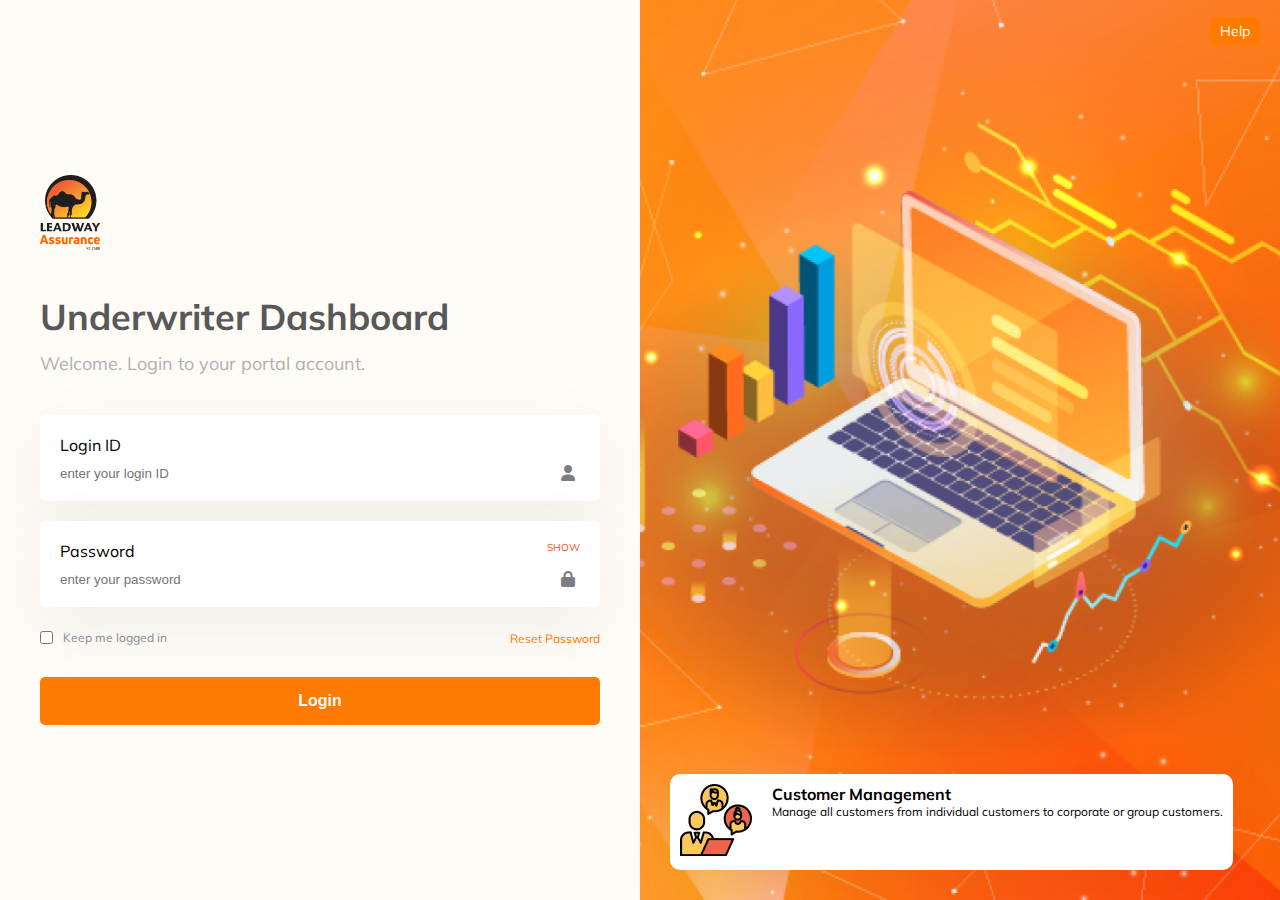
<file: index.html>
<!DOCTYPE html>
<html lang="en">
<head>
    <meta charset="UTF-8">
    <meta name="viewport" content="width=device-width, initial-scale=1.0">
    <title>Risk Portal-TRM Portal</title>
    <link rel="stylesheet" href="style.css">
    <link rel="icon" type="image/x-icon" href="images/favicon-16x16.png" />
    <link rel="stylesheet" href="https://cdnjs.cloudflare.com/ajax/libs/font-awesome/6.5.2/css/all.min.css">
    <link href="https://fonts.googleapis.com/css2?family=Mulish:wght@200;300;400;700;800;900&display=swap" rel="stylesheet">
</head>
<body>
    <div class="container">
      

        <!-- Container details -->
        <div class="container-details">
            <div class="logo">
                <img src="images/Leadway Logo.png" alt="Leadway Logo">
            </div>

            <div class="signIn-text">
                <h2>Underwriter Dashboard</h2>
                <p>Welcome. Login to your portal account.</p>
            </div>

            <form id="loginForm">
                <div id="error-message" style="color: red; margin-top: 10px;"></div>
                <div class="login-input">
                    <label for="login-id">Login ID</label>
                    <div class="input-content">
                        <input type="text" id="login-id" placeholder="enter your login ID">
                        <i class="fa-solid fa-user"></i>
                    </div>
                </div>

                <div class="password-input">
                    <div class="password-text">
                        <label for="password">Password</label>
                    <a href="">SHOW</a>
                    </div>
                    
                    <div class="input-content">
                        <input type="password" id="password" placeholder="enter your password">
                        <i class="fa-solid fa-lock"></i>
                    </div>
                </div>

                <div class="options">
                    <div class="option1">
                        <input type="checkbox" id="keep-logged-in">
                        <label for="keep-logged-in">Keep me logged in</label>
                    </div>

                    <div class="option2">
                        <a href="#">Reset Password</a>
                    </div>
                </div>

                <button id="loginButton" type="submit">Login</button>

                
            </form>
        </div>

          <!-- Container for image -->
          <div class="img-container">
            <img src="images/Broker Portal 1.png" alt="Dashboard Illustration">

            <div class="customer-management">
                <div class="customer-logo">
                    <img src="images/CustomerManagement_logo.png" alt="">
                </div>
                <div class="customer-content">
                    <h4>Customer Management</h4>
                    <p>Manage all customers from individual customers to corporate or group customers.</p>
                </div>
            </div>
            <div class="help">
                <a href="#">Help</a>
            </div>
        </div>
    </div>


    <script>
     document.getElementById('loginForm').addEventListener('submit', function(event) {
        event.preventDefault(); // Prevent form submission

        // Get input values
        var loginID = document.getElementById('login-id').value;
        var password = document.getElementById('password').value;
        var errorMessage = document.getElementById('error-message');

        // Check if the input matches the expected values
        if (loginID === 'admin' && password === 'admin') {
            // Redirect to another page if credentials are correct
            window.location.href = 'dashboardOverview.html'; // Replace 'success.html' with your target page
        } else {
            // Display error message if credentials are incorrect
            errorMessage.textContent = 'Invalid login ID or password';
        }
    });
    </script>
</body>
</html>
</file>
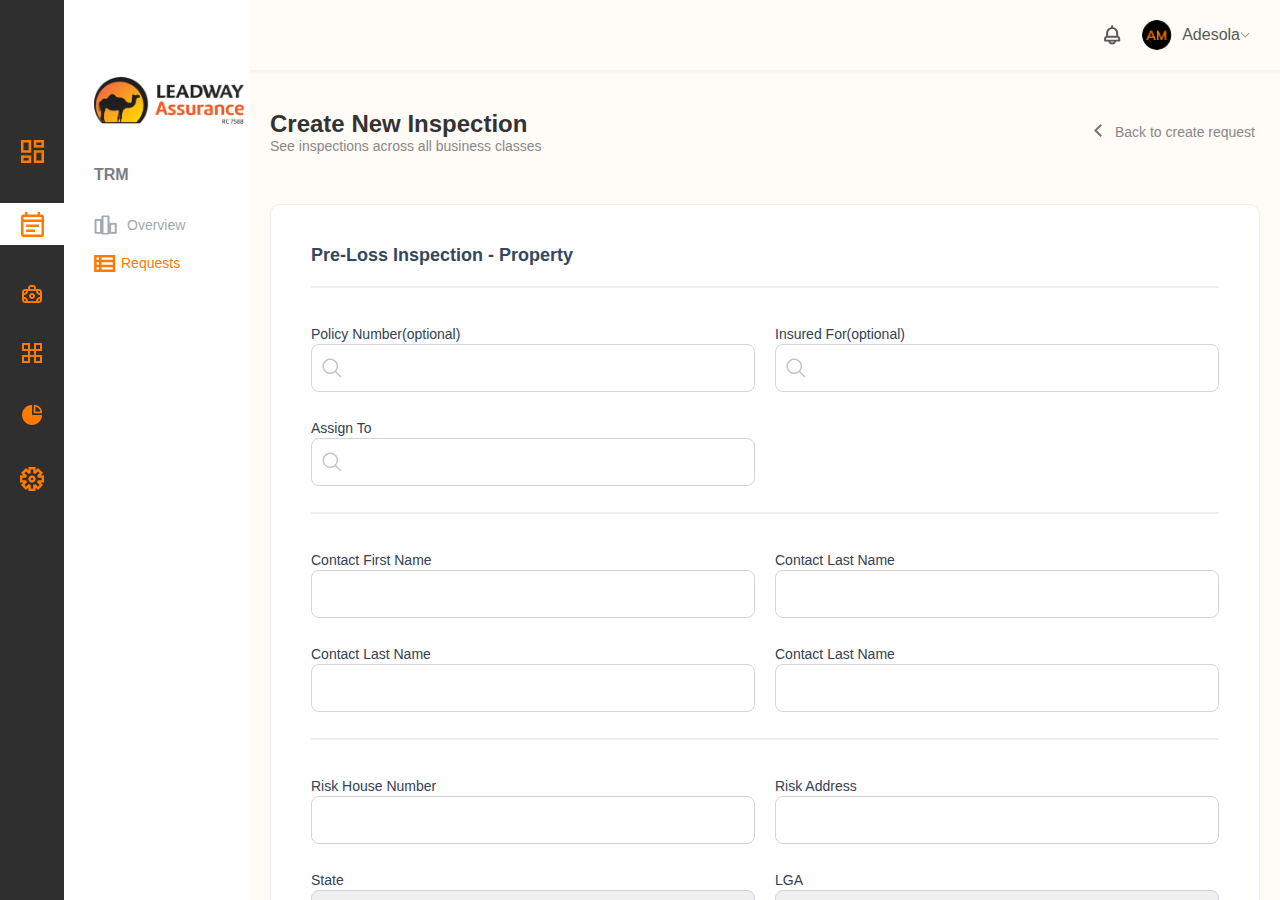
<file: createRequest.html>
<!DOCTYPE html>
<html lang="en">
<head>
    <meta charset="UTF-8">
    <meta name="viewport" content="width=device-width, initial-scale=1.0">
    <title>Create Request</title>
    <link rel="stylesheet" href="createRequest.css">
</head>
<body>
    <div class="container">
        <aside class="sidebar" id="sidebar">
            <div class="close-icon" id="close-icon">&times;</div>
            <div class="black-bg">
                <nav class="menu">
                    <ul>
                        <li><a href="dashboardOverview.html" ><img src="images/dashboard_icon.png" alt=""></a></li>
                        <li><a href="#" class="active"><img src="images/calender_icon.png" alt=""></a></li>
                        <li><a href="#"><img src="images/bag_icon.png" alt=""></a></li>
                        <li><a href="#"><img src="images/Dribbble Light Preview.png" alt=""></a></li>
                        <li><a href="#"><img src="images/chart_icon.png" alt=""></a></li>
                        <li><a href="#"><img src="images/setting_icon.png" alt=""></a></li>
                    </ul>
                </nav>
                
            </div>
            <div class="white-bg">
                <div class="sidebar-expansion">
                    <div class="logo">
                        <img src="images/LAC Logo Alt 2.png" alt="Leadway Logo">
                    </div>
                    <p>TRM</p>
                    <ul>
                        <li><a href="dashboardOverview.html" ><img src="images/dasboard_overview_icon_gray.svg" alt=""> Overview</a></li>
                         <li><img src="images/request_gray_icon.svg" alt=""><a href="inspectionList.html" class="active"> Requests</a></li>
                     </ul> 
                </div>
            </div>
        </aside>
        <div class="hamburger-menu" id="hamburger-menu">&#9776;</div>
        <div class="overlay" id="overlay"></div>
        
        <main class="main-content">
            
            <header class="header">
                <div class="user-actions">
                    <img class="notification-icon" src="images/bell_icon.svg" />
                    <div class="user-profile">
                        <img src="images/profile.png" alt="User Profile">
                        <span>Adesola</span>
                        <img src="images/down_arrow_icon.svg" alt="" class="down-arrow">
                    </div>
                </div>
            </header>

            <div class="request-container">
                <div class="content">
                    <div class="content-left">
                        <h1>Create New Inspection</h1>
                        <p>See inspections across all business classes</p>
                    </div>
                    <div class="content-right">
                        <span class="back-icon"><img src="images/back_arrow.svg" alt=""></span>
                        <p>Back to create request</p>
                        
                    </div>
                </div>
                
                <div class="scrollable-container">
                    <h1>Pre-Loss Inspection - Property</h1>
    
                    <hr>
                    <!-- Your content goes here -->
    
                    <div class="form-container">
                        <div class="form-item">
                            <label for="policy-number">Policy Number(optional)</label>
                            <div class="input-container">
                                <img src="images/search-icon.svg" alt="Search Icon" class="icon">
                                <input type="text" id="policy-number">
                            </div>
                        </div>
                        <div class="form-item">
                            <label for="insured-for">Insured For(optional)</label>
                            <div class="input-container">
                                <img src="images/search-icon.svg" alt="Search Icon" class="icon">
                                <input type="text" id="insured-for">
                            </div>
                        </div>
                        <div class="form-item full-width">
                            <label for="assign-to">Assign To</label>
                            <div class="input-container">
                                <img src="images/search-icon.svg" alt="Search Icon" class="icon">
                                <input type="text" id="assign-to">
                            </div>
                        </div>
                    </div>
                    <hr>
    
                    <div class="form-container">
                        <div class="form-item">
                            <label for="policy-number">Contact First Name</label>
                            <div class="input-container">
                                
                                <input type="text" id="policy-number">
                            </div>
                        </div>
                        <div class="form-item">
                            <label for="insured-for">Contact Last Name</label>
                            <div class="input-container">
                                
                                <input type="text" id="insured-for">
                            </div>
                        </div>
                        <div class="form-item">
                            <label for="insured-for">Contact Last Name</label>
                            <div class="input-container">
                                
                                <input type="text" id="insured-for">
                            </div>
                        </div>
                        <div class="form-item">
                            <label for="insured-for">Contact Last Name</label>
                            <div class="input-container">
                                
                                <input type="text" id="insured-for">
                            </div>
                        </div>
                    </div>
                    <hr>
    
                    <div class="form-container">
                        <div class="form-item">
                            <label for="policy-number">Risk House Number</label>
                            <div class="input-container">
                                
                                <input type="text" id="policy-number">
                            </div>
                        </div>
                        <div class="form-item">
                            <label for="insured-for">Risk Address</label>
                            <div class="input-container">
                                
                                <input type="text" id="insured-for">
                            </div>
                        </div>
                        <div class="form-item">
                            <label for="insured-for">State</label>
                            <select class="input-container">
                                
                                
                            </select>
                        </div>
                        <div class="form-item">
                            <label for="insured-for">LGA</label>
                            <select class="input-container">
                                
                                
                            </select>
                        </div>
                    </div>
                    <hr>
    
                    <div class="textarea-container">
                        <label>Property description</label>
                        <textarea name="textarea" id="text-area" cols="30" rows="10"></textarea>
                    </div>
                    <div class="link-btn">
                        <a href="">Attach document</a>
                        <button id="openPopup" class="generate-btn">Generate</button>
                    </div>
                    
    
                </div>
            </div>

            
        </main>
        <div id="overlay-popup" class="overlay-popup hidden"></div>
    <div id="popup" class="popup hidden">
        <h2>Send to TRM</h2>
        <p>Are you sure you want to send this request.</p>
        <div class="button-container">
            <button id="cancelButton">Cancel</button>
            <button id="sendButton">Submit</button>
        </div>
    </div>

    <div id="secondPopup" class="popup hidden">
        <span id="closeSecondPopup" class="close-icon-popup">
            <img src="images/clarity_close-line.svg" alt="">
        </span>
        <div class="imagetext-container">
            <div class="icon-container">
                <!-- Replace with your icon -->
                <img src="images/popup-icon.svg" alt="Icon" class="popup-icon">
            </div>
            <p class="second-popup-text">You’ve successfully created new <br> Inspection ID-23321 for PRIME GARDENS </p>
        </div>
       
        <div class="button-container">
            <button id="cancelSecondButton">Go to request list</button>
            <button id="confirmButton">Create new inspection</button>
        </div>
    </div>
    </div>


    <script>

        //hamburger menu starts here
        const hamburgerMenu = document.getElementById('hamburger-menu');
        const closeIcon = document.getElementById('close-icon');
        const sidebar = document.getElementById('sidebar');

        hamburgerMenu.addEventListener('click', () => {
            sidebar.classList.toggle('active');
        });

        closeIcon.addEventListener('click', () => {
            sidebar.classList.toggle('active');
        });
        //hamburger menu ends here
      
      document.addEventListener('DOMContentLoaded', function() {
            var contentRight = document.querySelector('.content-right');
            if (contentRight) {
                contentRight.addEventListener('click', function() {
                    window.location.href = 'newInspection.html';
                });
            }
        });

        document.getElementById('openPopup').addEventListener('click', function() {
            document.getElementById('overlay-popup').classList.remove('hidden');
            document.getElementById('popup').classList.remove('hidden');
        });

        document.getElementById('cancelButton').addEventListener('click', function() {
            document.getElementById('overlay-popup').classList.add('hidden');
            document.getElementById('popup').classList.add('hidden');
        });

        document.getElementById('sendButton').addEventListener('click', function() {
            document.getElementById('popup').classList.add('hidden');
            document.getElementById('secondPopup').classList.remove('hidden');
        });

        document.getElementById('closeSecondPopup').addEventListener('click', function() {
            document.getElementById('overlay-popup').classList.add('hidden');
            document.getElementById('secondPopup').classList.add('hidden');
        });

        document.getElementById('cancelSecondButton').addEventListener('click', function() {
            document.getElementById('overlay-popup').classList.add('hidden');
            document.getElementById('secondPopup').classList.add('hidden');
        });

        document.getElementById('confirmButton').addEventListener('click', function() {
            // Add your confirm logic here
            alert('Confirmed');
            document.getElementById('overlay-popup').classList.add('hidden');
            document.getElementById('secondPopup').classList.add('hidden');
        });

        document.getElementById('cancelSecondButton').addEventListener('click', function() {
            window.location.href = 'inspectionList.html';
        });

        document.getElementById('confirmButton').addEventListener('click', function() {
            window.location.href = 'newInspection.html';
        });



    </script>
</body>
</html>
</file>
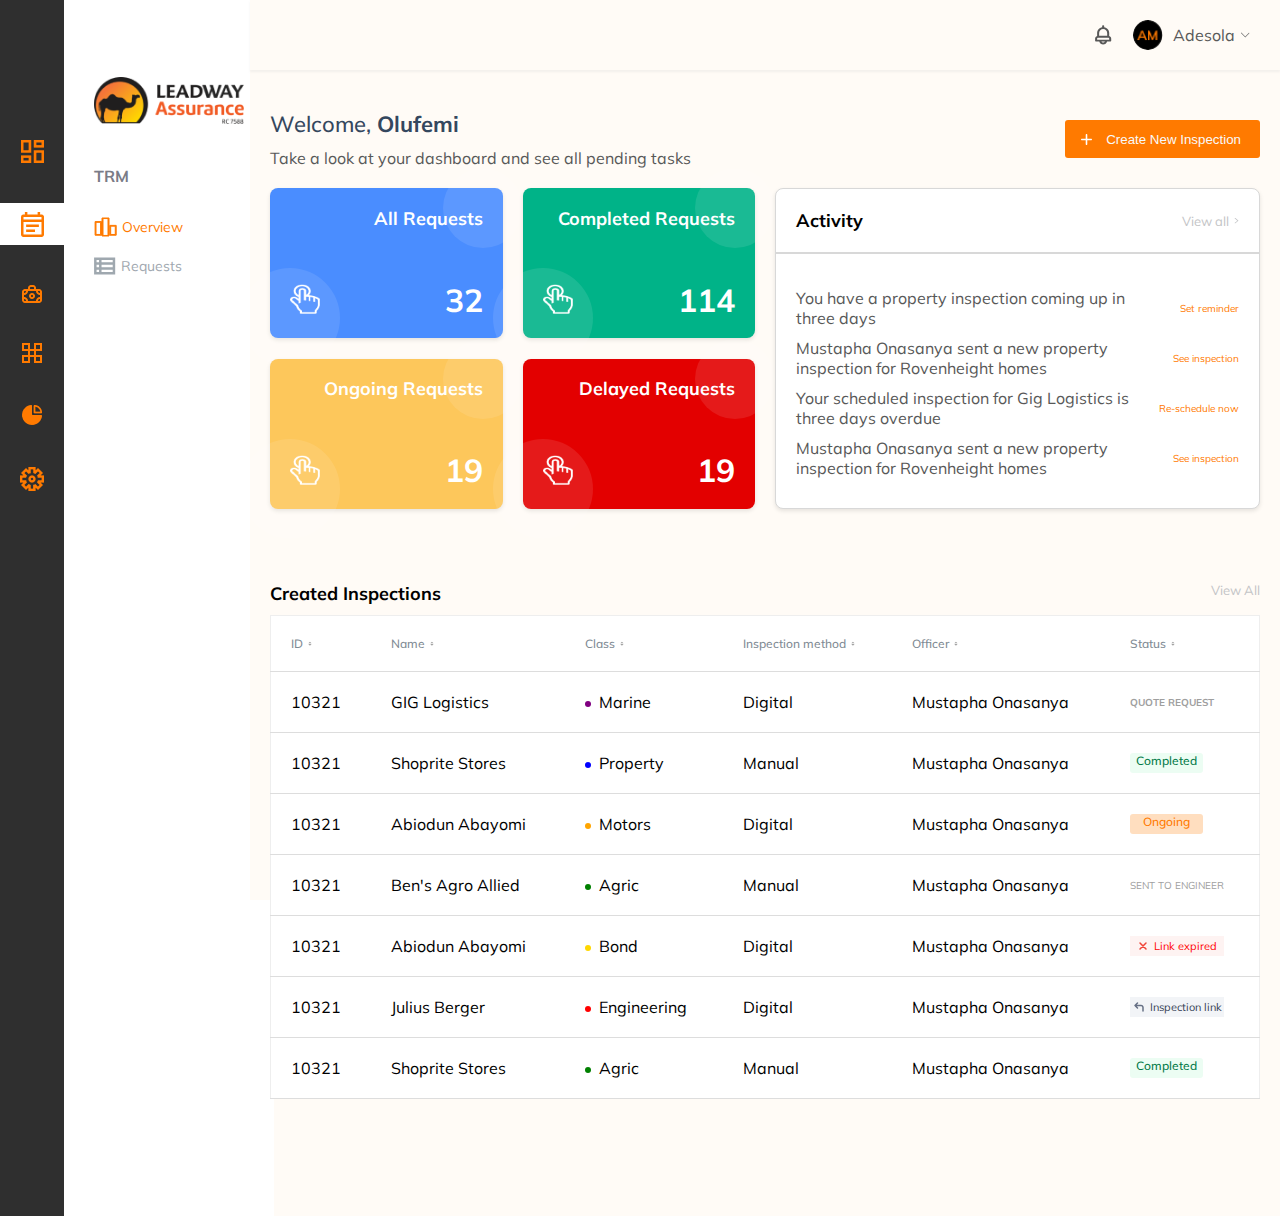
<file: dashboardOverview.html>
<!DOCTYPE html>
<html lang="en">
<head>
    <meta charset="UTF-8">
    <meta name="viewport" content="width=device-width, initial-scale=1.0">
    <title>Leadway Assurance Dashboard</title>
    <link rel="stylesheet" href="dashboardOverview.css">
    
    <link rel="stylesheet" href="https://cdnjs.cloudflare.com/ajax/libs/font-awesome/6.5.2/css/all.min.css">
    <link href="https://fonts.googleapis.com/css2?family=Mulish:wght@200;300;400;700;800;900&display=swap" rel="stylesheet">
</head>
<body>
    <div class="container">
        <aside class="sidebar" id="sidebar">
            <div class="close-icon" id="close-icon">&times;</div>
            <div class="black-bg">
                <nav class="menu">
                    <ul>
                        <li><a href="#" ><img src="images/dashboard_icon.png" alt=""></a></li>
                        <li><a href="#" class="active"><img src="images/calender_icon.png" alt=""></a></li>
                        <li><a href="#"><img src="images/bag_icon.png" alt=""></a></li>
                        <li><a href="#"><img src="images/Dribbble Light Preview.png" alt=""></a></li>
                        <li><a href="#"><img src="images/chart_icon.png" alt=""></a></li>
                        <li><a href="#"><img src="images/setting_icon.png" alt=""></a></li>
                    </ul>
                </nav>
                
            </div>
            <div class="white-bg">
                <div class="sidebar-expansion">
                    <div class="logo">
                        <a href="index.html"><img src="images/LAC Logo Alt 2.png" alt="Leadway Logo"></a>
                        
                    </div>
                    <p>TRM</p>
                    <ul>
                        <li><img src="images/overview_dashboard_icon.svg" alt=""><a href="#" class="active"> Overview</a></li>
                        <li><img src="images/request_icon.svg" alt=""><a href="inspectionList.html"> Requests</a></li>
                    </ul>
                </div>
            </div>
        </aside>
        
        <div class="overlay" id="overlay"></div>

        <main class="main-content">
            <div class="hamburger-menu" id="hamburger-menu">&#9776;</div>
            <header class="header">
                
                <div class="user-actions">
                    <img class="notification-icon" src="images/bell_icon.svg" />
                    <div class="user-profile">
                        <img src="images/profile.png" alt="User Profile">
                        <span>Adesola</span>
                        <img src="images/down_arrow_icon.svg" alt="" class="down-arrow">
                    </div>
                </div>
            </header>

            <div class="dashboard-content">
                <div class="welcome-greeting">
                    <div class="greeting">
                        <h2>Welcome, <span>Olufemi</span></h2>
                        <p>Take a look at your dashboard and see all pending tasks</p>
                    </div>
    
                    <button id="newInspection-btn" type="button">
                        <img src="images/plus_icon.svg" alt="">
                        Create New Inspection
                    </button>
                </div>
                <section class="dashboard">
                    <div class="cards">
                        <div class="card blue">
                            <div class="icon">
                                <img src="images/handpointer_icon.png" alt="Icon" width="30px">
                            </div>
                            <div class="card-text">
                                <h3>All Requests</h3>
                            <span>32</span>
                            </div>
                            
                        </div>
    
                        <div class="card green">
                            <div class="icon">
                                <img src="images/handpointer_icon.png" alt="Icon" width="30px">
                            </div>
                            <div class="card-text">
                                <h3>Completed Requests</h3>
                            <span>114</span>
                            </div>
                            
                        </div>
                        <div class="card yellow">
                            <div class="icon">
                                <img src="images/handpointer_icon.png" alt="Icon" width="30px">
                            </div>
                            <div class="card-text">
                                <h3>Ongoing Requests</h3>
                            <span>19</span>
                            </div>
                            
                        </div>
                        <div class="card red">
                            <div class="icon">
                                <img src="images/handpointer_icon.png" alt="Icon" width="30px">
                            </div>
                            <div class="card-text">
                                <h3>Delayed Requests</h3>
                            <span>19</span>
                            </div>
                            
                        </div>
                        
                    </div>
                    <div class="activity">
                        <div class="activity-heading">
                            <h3>Activity</h3>
                            <div class="activity-view">
                                <span>View all</span>
                                <img src="images/arrow_left_icon.svg" alt="">
                            </div>
                        </div>
                        <hr class="activity-line">
                        
    
                        <ul>
                            <li>
                                <p>You have a property inspection coming up in <br> three days</p>
                                <a href="#">Set reminder</a>
                            </li>
                            <li>
                                <p>Mustapha Onasanya sent a new property <br> inspection for Rovenheight homes</p>
                                <a href="#">See inspection</a>
                            </li>
                            <li>
                                <p>Your scheduled inspection for Gig Logistics is <br> three days overdue</p>
                                <a href="#">Re-schedule now</a>
                            </li>
                            <li>
                                <p>Mustapha Onasanya sent a new property <br> inspection for Rovenheight homes</p>
                                <a href="#">See inspection</a>
                            </li>
                        </ul>
                    </div>
                    
                </section>
                <div class="inspections">
                    <div class="inspections-heading">
                        <h3>Created Inspections</h3>
                    <a href="">View All</a>
                    </div>

                    <div style="overflow-x: auto;">
                        <table>
                            <thead>
                                <tr>
                                    <th>
                                        <div><span>ID</span><img src="images/up_down_arrow_icon.svg" alt=""></div>
                                    </th>
                                    <th><div><span>Name</span><img src="images/up_down_arrow_icon.svg" alt=""></div></th>
                                    <th><div><span>Class</span><img src="images/up_down_arrow_icon.svg" alt=""></div></th>
                                    <th><div><span>Inspection method</span><img src="images/up_down_arrow_icon.svg" alt=""></div></th>
                                    <th><div><span>Officer</span><img src="images/up_down_arrow_icon.svg" alt=""></div></th>
                                    <th><div><span>Status</span><img src="images/up_down_arrow_icon.svg" alt=""></div></th>
                                </tr>
                            </thead>
                            <tbody>
                                <tr>
                                    <td>10321</td>
                                    <td>GIG Logistics</td>
                                    <td><span class="class-circle marine"></span>Marine</td>
                                    <td>Digital</td>
                                    <td>Mustapha Onasanya</td>
                                    <td class="quote-request">QUOTE REQUEST</td>
                                </tr>
                                <tr>
                                    <td>10321</td>
                                    <td>Shoprite Stores</td>
                                    <td><span class="class-circle property"></span>Property</td>
                                    <td>Manual</td>
                                    <td>Mustapha Onasanya</td>
                                    <td>
                                        <div class="status green-completed">Completed</div>
                                    </td>
                                </tr>
                                <tr>
                                    <td>10321</td>
                                    <td>Abiodun Abayomi</td>
                                    <td><span class="class-circle motors"></span>Motors</td>
                                    <td>Digital</td>
                                    <td>Mustapha Onasanya</td>
                                    <td>
                                        <div class="status orange-ongoing">Ongoing</div>
                                    </td>
                                </tr>
                                <tr>
                                    <td>10321</td>
                                    <td>Ben's Agro Allied</td>
                                    <td><span class="class-circle agric"></span>Agric</td>
                                    <td>Manual</td>
                                    <td>Mustapha Onasanya</td>
                                    <td class="engineer">SENT TO ENGINEER</td>
                                </tr>
                                <tr>
                                    <td>10321</td>
                                    <td>Abiodun Abayomi</td>
                                    <td><span class="class-circle bond"></span>Bond</td>
                                    <td>Digital</td>
                                    <td>Mustapha Onasanya</td>
                                    <td>
                                        <div class="statusExpired inspectionRed">
                                            <img src="images/cancel_icon.svg" alt="">
                                            <span class="expired">Link expired</span>
                                        </div>
                                        
                                    </td>
                                </tr>
                                <tr>
                                    <td>10321</td>
                                    <td>Julius Berger</td>
                                    <td><span class="class-circle engineering"></span>Engineering</td>
                                    <td>Digital</td>
                                    <td>Mustapha Onasanya</td>
                                    <td>
                                        <div class="statusInspect inspectiongray">
                                            <img src="images/corner-up-left.svg" alt="">
                                            <span class="inspection-link">Inspection link</span>
                                        </div>
                                    </td>
                                </tr>
                                <tr>
                                    <td>10321</td>
                                    <td>Shoprite Stores</td>
                                    <td><span class="class-circle agric"></span>Agric</td>
                                    <td>Manual</td>
                                    <td>Mustapha Onasanya</td>
                                    <td>
                                        <div class="status green-completed">Completed</div>
                                    </td>
                                </tr>
                            </tbody>
                        </table>
                    </div>
                    
                    
                </div>
            </div>
            
        </main>
    </div>

    <script>
        // JavaScript code to handle button click event
        document.getElementById('newInspection-btn').addEventListener('click', function() {
            // Redirect to the login.html page
            window.location.href = 'newInspection.html';
        });

        const hamburgerMenu = document.getElementById('hamburger-menu');
        const closeIcon = document.getElementById('close-icon');
        const sidebar = document.getElementById('sidebar');

        hamburgerMenu.addEventListener('click', () => {
            sidebar.classList.toggle('active');
        });

        closeIcon.addEventListener('click', () => {
            sidebar.classList.toggle('active');
        });
    </script>
   
</body>
</html>
</file>
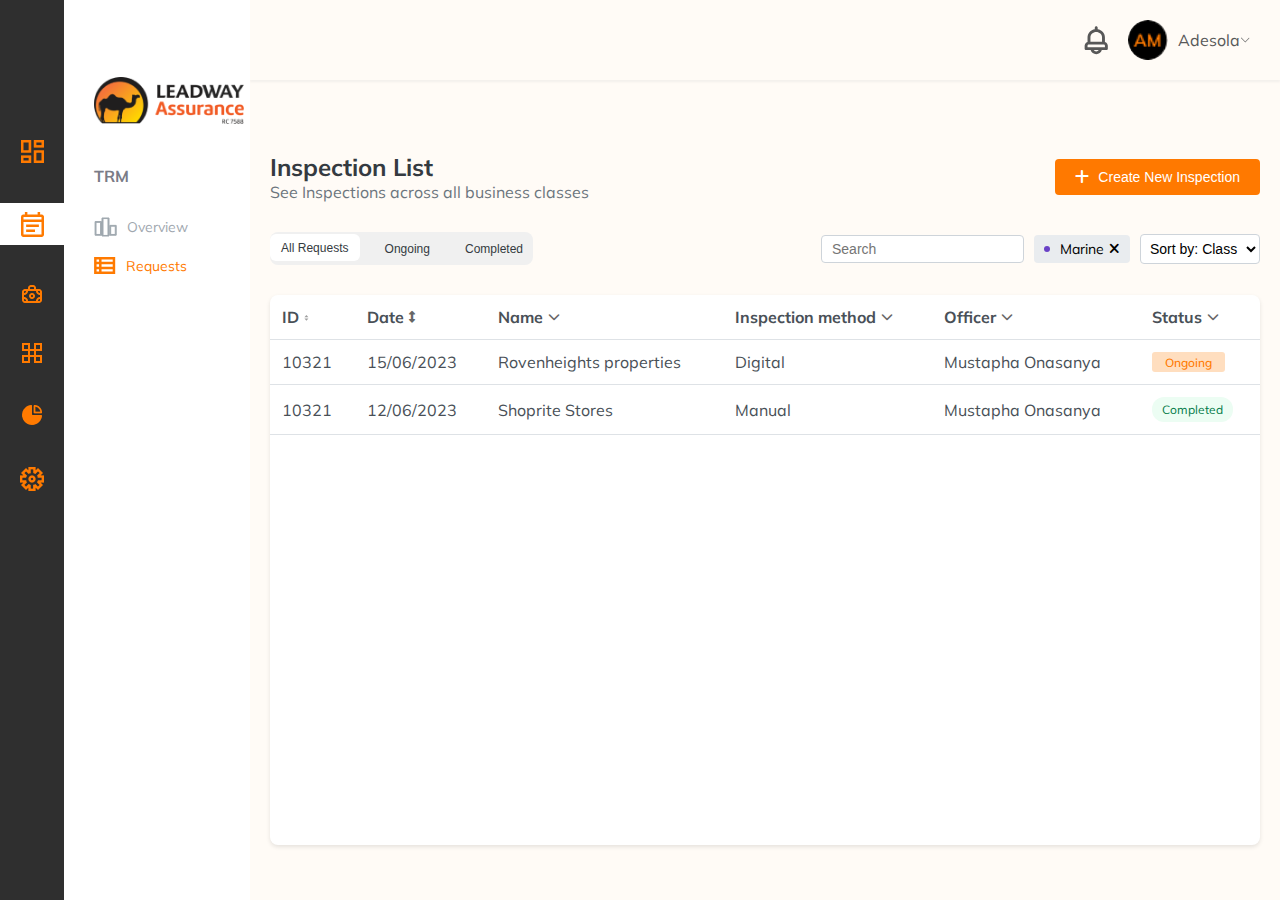
<file: inspectionList.html>
<!DOCTYPE html>
<html lang="en">
<head>
    <meta charset="UTF-8">
    <meta name="viewport" content="width=device-width, initial-scale=1.0">
    <title>Inspection List</title>
    <link rel="stylesheet" href="inspectionList.css">
    
    <link rel="stylesheet" href="https://cdnjs.cloudflare.com/ajax/libs/font-awesome/6.5.2/css/all.min.css">
    <link href="https://fonts.googleapis.com/css2?family=Mulish:wght@200;300;400;700;800;900&display=swap" rel="stylesheet">
</head>
<body>
    
    <div class="container">
             <!-- sidebar starts here -->
        <aside class="sidebar" id="sidebar">
            <div class="close-icon" id="close-icon">&times;</div>
            <div class="black-bg">
                <nav class="menu">
                    <ul>
                        <li><a href="dashboardOverview.html" ><img src="images/dashboard_icon.png" alt=""></a></li>
                        <li><a href="#" class="active"><img src="images/calender_icon.png" alt=""></a></li>
                        <li><a href="#"><img src="images/bag_icon.png" alt=""></a></li>
                        <li><a href="#"><img src="images/Dribbble Light Preview.png" alt=""></a></li>
                        <li><a href="#"><img src="images/chart_icon.png" alt=""></a></li>
                        <li><a href="#"><img src="images/setting_icon.png" alt=""></a></li>
                    </ul>
                </nav>
            </div>
            <div class="white-bg">
                <div class="sidebar-expansion">
                    <div class="logo">
                        <img src="images/LAC Logo Alt 2.png" alt="Leadway Logo">
                    </div>
                    <p>TRM</p>
                    <ul>
                        <li><a href="dashboardOverview.html"><img src="images/dasboard_overview_icon_gray.svg" alt=""> Overview</a></li>
                        <li><a href="#" class="active"><img src="images/request_gray_icon.svg" alt=""> Requests</a></li>
                    </ul>
                </div>
            </div>
        </aside>
        <!-- sidebar ends here -->
        <div class="hamburger-menu" id="hamburger-menu">&#9776;</div>
        <div class="overlay" id="overlay"></div>
   

    <main class="main-content">
               <!-- navigation tab starts here -->
    <header class="header">
        <div class="user-actions">
            <img class="notification-icon" src="images/bell_icon.svg" />
            <div class="user-profile">
                <img src="images/profile.png" alt="User Profile">
                <span>Adesola</span>
                <img src="images/down_arrow_icon.svg" alt="" class="down-arrow">
            </div>
        </div>
    </header>
    <!-- navigation tab ends here -->    
            
     
    <div class="table-content">
        <div class="inspection-header">
            <div class="title-group">
                <h1>Inspection List</h1>
                <p>See Inspections across all business classes</p>
            </div>
            <div class="button-group">
                <button id="newInspect-btn" type="button">
                    <i class="fas fa-plus"></i>
                    Create New Inspection
                </button>
            </div>
        </div>

        <div class="tabs">
            <div class="tab-links">
                <button class="active" data-tab="all-requests">All Requests</button>
                <button data-tab="ongoing">Ongoing</button>
                <button data-tab="completed">Completed</button>
            </div>
            <div class="filter-group">
                <input type="text" id="search-input" placeholder="Search">
                <div class="filter-tag">
                    <div class="marine-filter">
                        <div class="circle"></div>
                    <span>Marine</span>
                    </div>
                    <i class="fas fa-times"></i>
                </div>
                <select>
                    <option>Sort by: Class</option>
                </select>
            </div>
        </div>

        <div class="table-container">

            <table>
                <thead>
                    <tr>
                        <th>
                            <div class="id-container">
                                <span class="id-text">ID</span><img src="images/up_down_arrow_icon.svg" class="icon" alt="">
                            </div>
                        </th>
                        <th>
                            <div class="id-container">
                                <span class="id-text">Date</span><i class="fa-solid fa-up-down icon"></i></i>
                            </div>
                        </th>
                        <th>
                            <div class="id-container">
                                <span class="id-text">Name</span><i class="fas fa-chevron-down icon"></i>
                            </div>
                        </th>
                        <th>
                            <div class="id-container">
                                <span class="id-text">Inspection method</span><i class="fas fa-chevron-down icon"></i>
                            </div>
                        </th>
                        <th>
                            <div class="id-container">
                                <span class="id-text">Officer</span><i class="fas fa-chevron-down icon"></i>
                            </div>
                        </th>
                        <th>
                            <div class="id-container">
                                <span class="id-text">Status</span><i class="fas fa-chevron-down icon"></i>
                            </div>
                        </th>
                       
                    </tr>
                </thead>
                <tbody id="all-requests" class="tab-content active">
                    <tr>
                        <td>10321</td>
                        <td>15/06/2023</td>
                        <td>Rovenheights properties</td>
                        <td>Digital</td>
                        <td>Mustapha Onasanya</td>
                        <td><a href="ravenheight.html" class="status-ongoing">Ongoing</a></td>
                    </tr>
                    <tr>
                        <td>10321</td>
                        <td>12/06/2023</td>
                        <td>Shoprite Stores</td>
                        <td>Manual</td>
                        <td>Mustapha Onasanya</td>
                        <td><span class="status-completed">Completed</span></td>
                    </tr>
                </tbody>

                <tbody id="ongoing" class="tab-content">
                    <tr>
                        <td>10321</td>
                        <td>15/06/2023</td>
                        <td>Rovenheights properties</td>
                        <td>Digital</td>
                        <td>Mustapha Onasanya</td>
                        <td><span class="status-ongoing">Ongoing</span></td>
                    </tr>
                    <tr>
                        <td>10321</td>
                        <td>12/06/2023</td>
                        <td>Shoprite Stores</td>
                        <td>Manual</td>
                        <td>Mustapha Onasanya</td>
                        <td><span class="status-ongoing">Ongoing</span></td>
                    </tr>
                </tbody>
                <tbody id="completed" class="tab-content">
                    <tr>
                        <td>10321</td>
                        <td>15/06/2023</td>
                        <td>Rovenheights properties</td>
                        <td>Digital</td>
                        <td>Mustapha Onasanya</td>
                        <td><span class="status-completed">Completed</span></td>
                    </tr>
                    <tr>
                        <td>10321</td>
                        <td>12/06/2023</td>
                        <td>Shoprite Stores</td>
                        <td>Manual</td>
                        <td>Mustapha Onasanya</td>
                        <td><span class="status-completed">Completed</span></td>
                    </tr>
                </tbody>
            </table>
        </div>
    </div>
            

            </main>
    </div>



    <script>
        // JavaScript code to handle button click event
        document.getElementById('newInspect-btn').addEventListener('click', function() {
            // Redirect to the login.html page
            window.location.href = 'newInspection.html';
        });

        //Hamburger menu starts here
        const hamburgerMenu = document.getElementById('hamburger-menu');
        const closeIcon = document.getElementById('close-icon');
        const sidebar = document.getElementById('sidebar');

        hamburgerMenu.addEventListener('click', () => {
            sidebar.classList.toggle('active');
        });

        closeIcon.addEventListener('click', () => {
            sidebar.classList.toggle('active');
        });
        //Hamburger menu ends here


    //     document.querySelectorAll('.tab-links button').forEach(button => {
    //     button.addEventListener('click', () => {
    //         document.querySelectorAll('.tab-links button').forEach(btn => btn.classList.remove('active'));
    //         button.classList.add('active');
            
    //         const tabContent = document.querySelectorAll('.tab-content');
    //         tabContent.forEach(content => content.classList.remove('active'));
            
    //         const activeTab = button.getAttribute('data-tab');
    //         document.getElementById(activeTab).classList.add('active');
    //     });
    // });

    document.querySelectorAll('.tab-links button').forEach(button => {
    button.addEventListener('click', () => {
        document.querySelectorAll('.tab-links button').forEach(btn => btn.classList.remove('active'));
        button.classList.add('active');

        const tabContent = document.querySelectorAll('.tab-content');
        tabContent.forEach(content => content.classList.remove('active'));

        const activeTab = button.getAttribute('data-tab');
        document.getElementById(activeTab).classList.add('active');

        const newInspectBtn = document.getElementById('newInspect-btn');
        const searchInput = document.getElementById('search-input');

        if (activeTab === 'ongoing' || activeTab === 'completed') {
            newInspectBtn.classList.add('hidden'); // Hide newInspect-btn
            searchInput.classList.add('visible'); // Show search-input and move to button position
        } else {
            newInspectBtn.classList.remove('hidden'); // Show newInspect-btn
            searchInput.classList.remove('visible'); // Hide search-input
        }
    });
});

    </script>
</body>
</html>
</file>
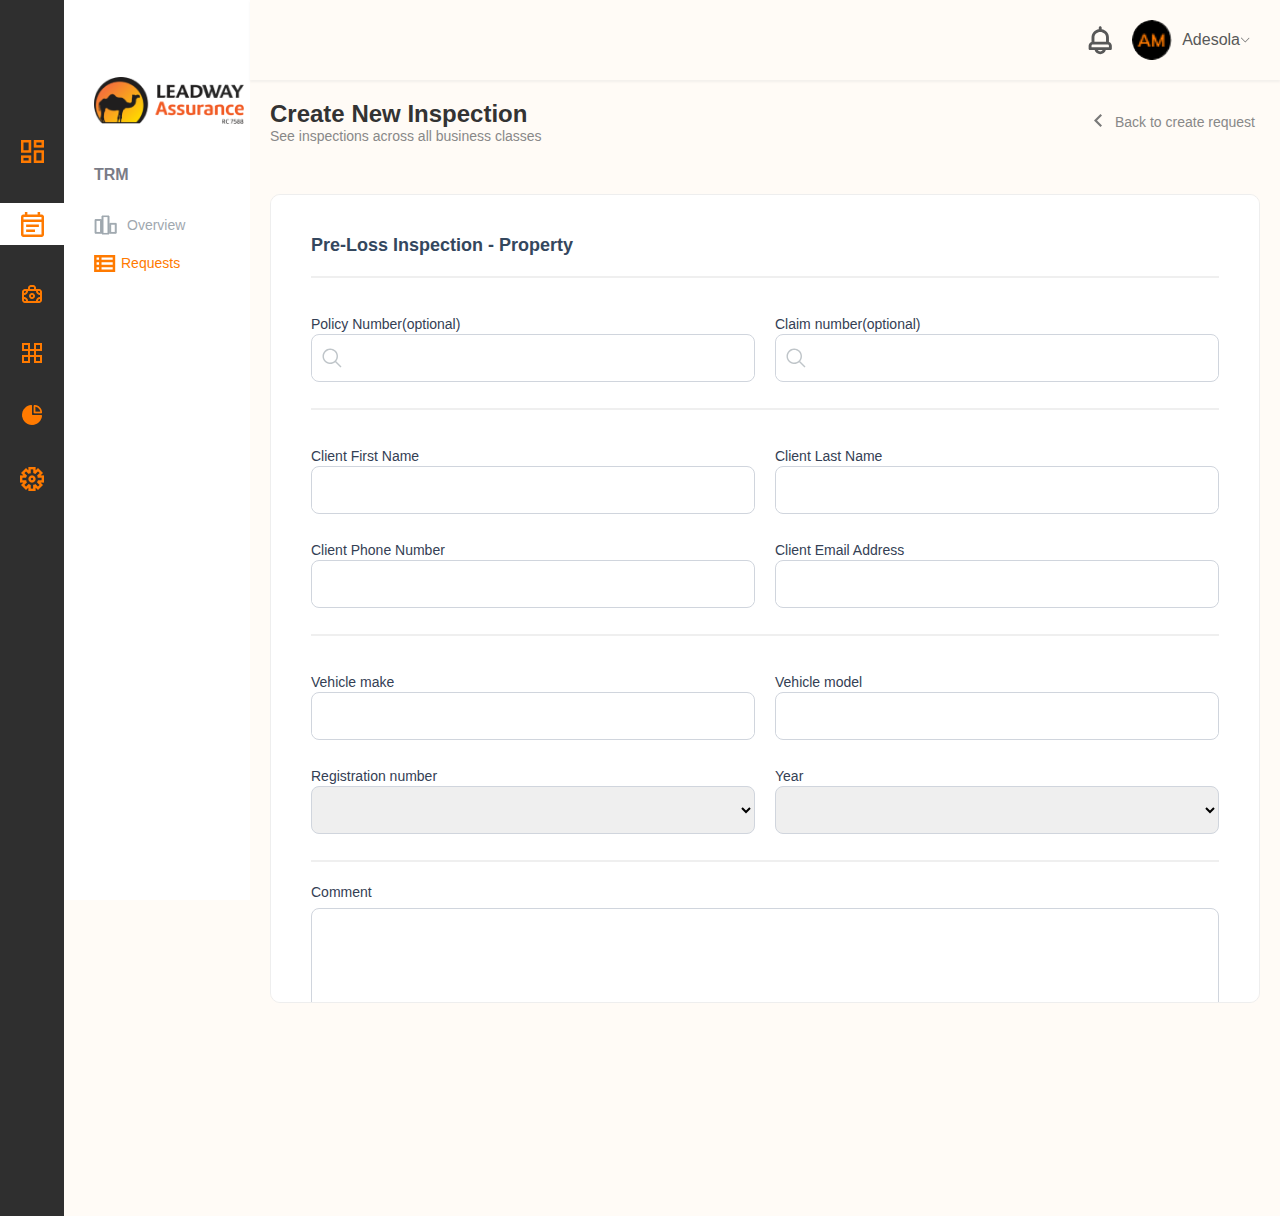
<file: motorPostloss.html>
<!DOCTYPE html>
<html lang="en">
<head>
    <meta charset="UTF-8">
    <meta name="viewport" content="width=device-width, initial-scale=1.0">
    <title>Create Request</title>
    <link rel="stylesheet" href="motorPostloss.css">
</head>
<body>
    <div class="container">
        <aside class="sidebar" id="sidebar">
            <div class="close-icon" id="close-icon">&times;</div>
            <div class="black-bg">
                <nav class="menu">
                    <ul>
                        <li><a href="#" ><img src="images/dashboard_icon.png" alt=""></a></li>
                        <li><a href="#" class="active"><img src="images/calender_icon.png" alt=""></a></li>
                        <li><a href="#"><img src="images/bag_icon.png" alt=""></a></li>
                        <li><a href="#"><img src="images/Dribbble Light Preview.png" alt=""></a></li>
                        <li><a href="#"><img src="images/chart_icon.png" alt=""></a></li>
                        <li><a href="#"><img src="images/setting_icon.png" alt=""></a></li>
                    </ul>
                </nav>
                
            </div>
            <div class="white-bg">
                <div class="sidebar-expansion">
                    <div class="logo">
                        <img src="images/LAC Logo Alt 2.png" alt="Leadway Logo">
                    </div>
                    <p>TRM</p>
                    <ul>
                        <li><a href="dashboardOverview.html" ><img src="images/dasboard_overview_icon_gray.svg" alt=""> Overview</a></li>
                         <li><img src="images/request_gray_icon.svg" alt=""><a href="inspectionList.html" class="active"> Requests</a></li>
                    </ul>
                </div>
            </div>
        </aside>
        <div class="hamburger-menu" id="hamburger-menu">&#9776;</div>
        <div class="overlay" id="overlay"></div>
        <main class="main-content">
            
            <header class="header">
                <div class="user-actions">
                    <img class="notification-icon" src="images/bell_icon.svg" />
                    <div class="user-profile">
                        <img src="images/profile.png" alt="User Profile">
                        <span>Adesola</span>
                        <img src="images/down_arrow_icon.svg" alt="" class="down-arrow">
                    </div>
                </div>
            </header>

            <div class="request-container">
                <div class="content">
                    <div class="content-left">
                        <h1>Create New Inspection</h1>
                        <p>See inspections across all business classes</p>
                    </div>
                    <div class="content-right">
                        <span class="back-icon"><img src="images/back_arrow.svg" alt=""></span>
                        <p>Back to create request</p>
                        
                    </div>
                </div>
                
                <div class="scrollable-container">
                    <h1>Pre-Loss Inspection - Property</h1>
    
                    <hr>
                    <!-- Your content goes here -->
    
                    <div class="form-container">
                        <div class="form-item">
                            <label for="policy-number">Policy Number(optional)</label>
                            <div class="input-container">
                                <img src="images/search-icon.svg" alt="Search Icon" class="icon">
                                <input type="text" id="policy-number">
                            </div>
                        </div>
                        <div class="form-item">
                            <label for="insured-for">Claim number(optional)</label>
                            <div class="input-container">
                                <img src="images/search-icon.svg" alt="Search Icon" class="icon">
                                <input type="text" id="insured-for">
                            </div>
                        </div>
                    </div>
                    <hr>
    
                    <div class="form-container">
                        <div class="form-item">
                            <label for="policy-number">Client First Name</label>
                            <div class="input-container">
                                
                                <input type="text" id="policy-number">
                            </div>
                        </div>
                        <div class="form-item">
                            <label for="insured-for">Client Last Name</label>
                            <div class="input-container">
                                
                                <input type="text" id="insured-for">
                            </div>
                        </div>
                        <div class="form-item">
                            <label for="insured-for">Client Phone Number</label>
                            <div class="input-container">
                                
                                <input type="text" id="insured-for">
                            </div>
                        </div>
                        <div class="form-item">
                            <label for="insured-for">Client Email Address</label>
                            <div class="input-container">
                                
                                <input type="text" id="insured-for">
                            </div>
                        </div>
                    </div>
                    <hr>
    
                    <div class="form-container">
                        <div class="form-item">
                            <label for="policy-number">Vehicle make</label>
                            <div class="input-container">                                
                                <input type="text" id="policy-number">
                            </div>
                        </div>
                        <div class="form-item">
                            <label for="insured-for">Vehicle model</label>
                            <div class="input-container">                                
                                <input type="text" id="insured-for">
                            </div>
                        </div>
                        <div class="form-item">
                            <label for="insured-for">Registration number</label>
                            <select class="input-container">
                                
                                
                            </select>
                        </div>
                        <div class="form-item">
                            <label for="insured-for">Year</label>
                            <select class="input-container">
                                
                                
                            </select>
                        </div>
                    </div>

                    <hr>
    
                    <div class="textarea-container">
                        <label>Comment</label>
                        <textarea name="textarea" id="text-area" cols="30" rows="10"></textarea>
                    </div>
                    <div class="link-btn">
                        <a href="">Attach document</a>
                        <button id="openPopup" class="generate-btn">Generate</button>
                    </div>
                    
    
                
            </div>

            
        </main>
        <div id="overlay-popup" class="overlay-popup hidden"></div>
    <div id="popup" class="popup hidden">
        <h2>Send to TRM</h2>
        <p>Are you sure you want to send this request.</p>
        <div class="button-container">
            <button id="cancelButton">Cancel</button>
            <button id="sendButton">Submit</button>
        </div>
    </div>

    <div id="secondPopup" class="popup hidden">
        <span id="closeSecondPopup" class="close-icon-popup">
            <img src="images/clarity_close-line.svg" alt="">
        </span>
        <div class="imagetext-container">
            <div class="icon-container">
                <!-- Replace with your icon -->
                <img src="images/popup-icon.svg" alt="Icon" class="popup-icon">
            </div>
            <p class="second-popup-text">You’ve successfully created new <br> Inspection ID-23321 for PRIME GARDENS </p>
        </div>
       
        <div class="button-container">
            <button id="cancelSecondButton">Go to request list</button>
            <button id="confirmButton">Create new inspection</button>
        </div>
    </div>
    </div>


    <script>

        //hamburger menu starts here
        const hamburgerMenu = document.getElementById('hamburger-menu');
        const closeIcon = document.getElementById('close-icon');
        const sidebar = document.getElementById('sidebar');

        hamburgerMenu.addEventListener('click', () => {
            sidebar.classList.toggle('active');
        });

        closeIcon.addEventListener('click', () => {
            sidebar.classList.toggle('active');
        });
        //hamburger menu ends here
      
      document.addEventListener('DOMContentLoaded', function() {
            var contentRight = document.querySelector('.content-right');
            if (contentRight) {
                contentRight.addEventListener('click', function() {
                    window.location.href = 'newInspection.html';
                });
            }
        });

        document.getElementById('openPopup').addEventListener('click', function() {
            document.getElementById('overlay-popup').classList.remove('hidden');
            document.getElementById('popup').classList.remove('hidden');
        });

        document.getElementById('cancelButton').addEventListener('click', function() {
            document.getElementById('overlay-popup').classList.add('hidden');
            document.getElementById('popup').classList.add('hidden');
        });

        document.getElementById('sendButton').addEventListener('click', function() {
            document.getElementById('popup').classList.add('hidden');
            document.getElementById('secondPopup').classList.remove('hidden');
        });

        document.getElementById('closeSecondPopup').addEventListener('click', function() {
            document.getElementById('overlay-popup').classList.add('hidden');
            document.getElementById('secondPopup').classList.add('hidden');
        });

        document.getElementById('cancelSecondButton').addEventListener('click', function() {
            document.getElementById('overlay-popup').classList.add('hidden');
            document.getElementById('secondPopup').classList.add('hidden');
        });

        document.getElementById('confirmButton').addEventListener('click', function() {
            // Add your confirm logic here
            alert('Confirmed');
            document.getElementById('overlay-popup').classList.add('hidden');
            document.getElementById('secondPopup').classList.add('hidden');
        });

        document.getElementById('cancelSecondButton').addEventListener('click', function() {
            window.location.href = 'inspectionList.html';
        });

        document.getElementById('confirmButton').addEventListener('click', function() {
            window.location.href = 'newInspection.html';
        });



    </script>
</body>
</html>
</file>
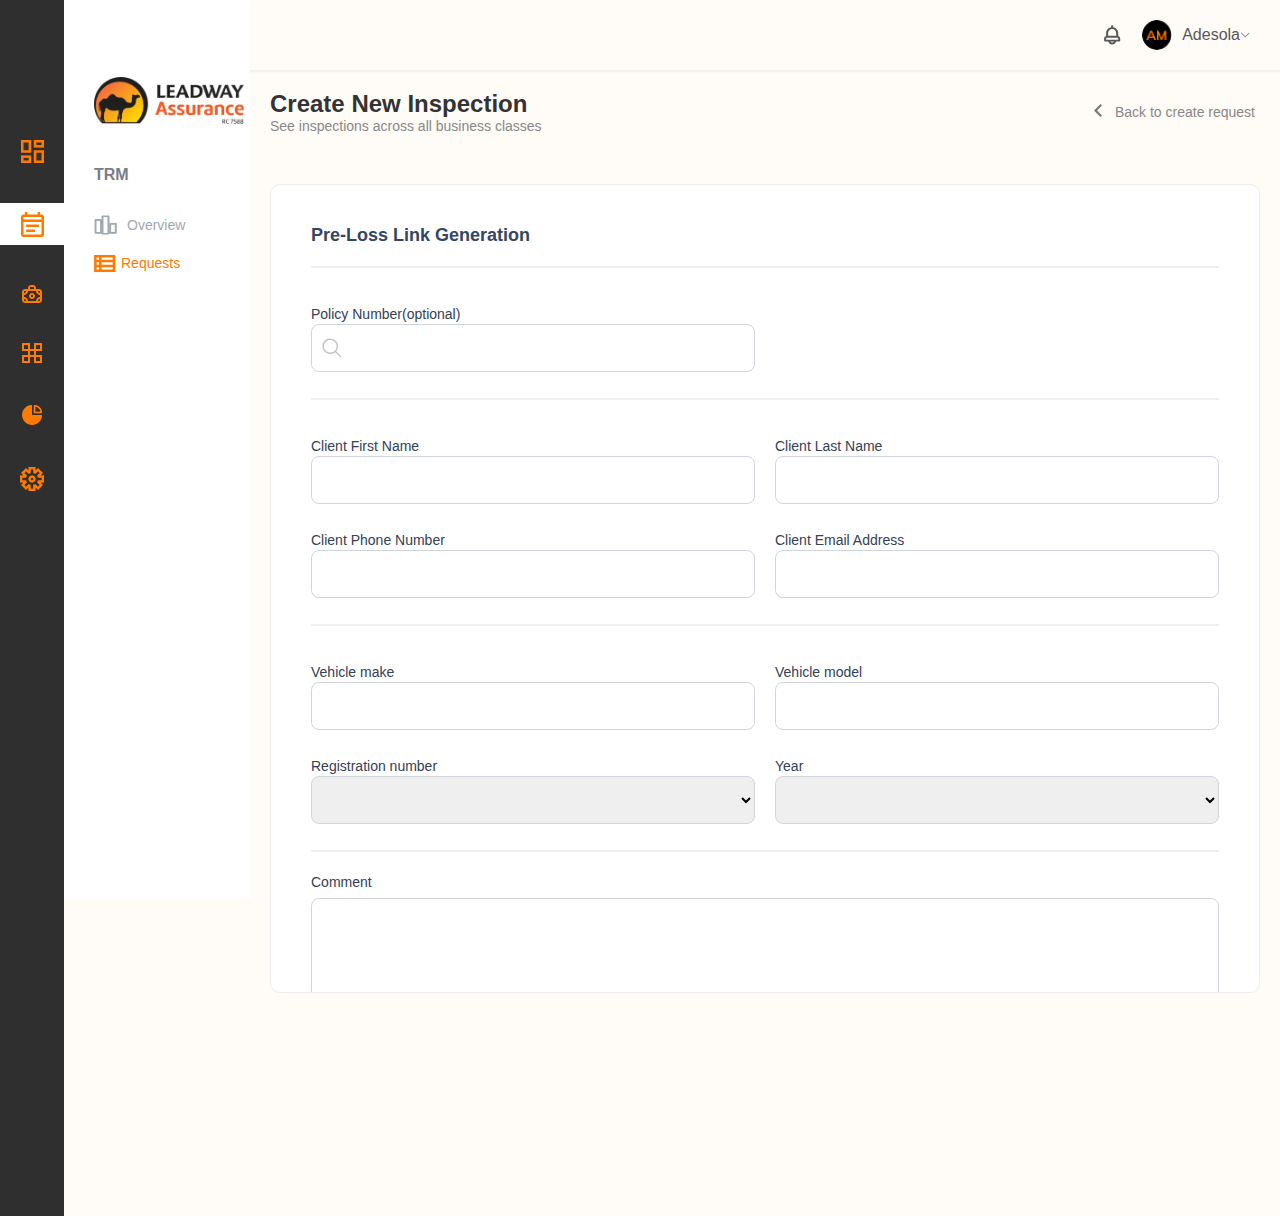
<file: motorPreloss.html>
<!DOCTYPE html>
<html lang="en">
<head>
    <meta charset="UTF-8">
    <meta name="viewport" content="width=device-width, initial-scale=1.0">
    <title>Create Request</title>
    <link rel="stylesheet" href="motorPreloss.css">
</head>
<body>
    <div class="container">
        <aside class="sidebar" id="sidebar">
            <div class="close-icon" id="close-icon">&times;</div>
            <div class="black-bg">
                <nav class="menu">
                    <ul>
                        <li><a href="#" ><img src="images/dashboard_icon.png" alt=""></a></li>
                        <li><a href="#" class="active"><img src="images/calender_icon.png" alt=""></a></li>
                        <li><a href="#"><img src="images/bag_icon.png" alt=""></a></li>
                        <li><a href="#"><img src="images/Dribbble Light Preview.png" alt=""></a></li>
                        <li><a href="#"><img src="images/chart_icon.png" alt=""></a></li>
                        <li><a href="#"><img src="images/setting_icon.png" alt=""></a></li>
                    </ul>
                </nav>
                
            </div>
            <div class="white-bg">
                <div class="sidebar-expansion">
                    <div class="logo">
                        <img src="images/LAC Logo Alt 2.png" alt="Leadway Logo">
                    </div>
                    <p>TRM</p>
                    <ul>
                        <li><a href="dashboardOverview.html" ><img src="images/dasboard_overview_icon_gray.svg" alt=""> Overview</a></li>
                         <li><img src="images/request_gray_icon.svg" alt=""><a href="inspectionList.html" class="active"> Requests</a></li>
                     </ul>
                </div>
            </div>
        </aside>
        <div class="hamburger-menu" id="hamburger-menu">&#9776;</div>
        <div class="overlay" id="overlay"></div>
        <main class="main-content">
            
            <header class="header">
                <div class="user-actions">
                    <img class="notification-icon" src="images/bell_icon.svg" />
                    <div class="user-profile">
                        <img src="images/profile.png" alt="User Profile">
                        <span>Adesola</span>
                        <img src="images/down_arrow_icon.svg" alt="" class="down-arrow">
                    </div>
                </div>
            </header>

            <div class="request-container">
                <div class="content">
                    <div class="content-left">
                        <h1>Create New Inspection</h1>
                        <p>See inspections across all business classes</p>
                    </div>
                    <div class="content-right">
                        <span class="back-icon"><img src="images/back_arrow.svg" alt=""></span>
                        <p>Back to create request</p>
                        
                    </div>
                </div>
                
                <div class="scrollable-container">
                    <h1>Pre-Loss Link Generation</h1>
    
                    <hr>
                    <!-- Your content goes here -->
    
                    <div class="form-container">
                        <div class="form-item">
                            <label for="policy-number">Policy Number(optional)</label>
                            <div class="input-container">
                                <img src="images/search-icon.svg" alt="Search Icon" class="icon">
                                <input type="text" id="policy-number">
                            </div>
                        </div>
                        
                    </div>
                    <hr>
    
                    <div class="form-container">
                        <div class="form-item">
                            <label for="policy-number">Client First Name</label>
                            <div class="input-container">
                                
                                <input type="text" id="policy-number">
                            </div>
                        </div>
                        <div class="form-item">
                            <label for="insured-for">Client Last Name</label>
                            <div class="input-container">
                                
                                <input type="text" id="insured-for">
                            </div>
                        </div>
                        <div class="form-item">
                            <label for="insured-for">Client Phone Number</label>
                            <div class="input-container">
                                
                                <input type="text" id="insured-for">
                            </div>
                        </div>
                        <div class="form-item">
                            <label for="insured-for">Client Email Address</label>
                            <div class="input-container">
                                
                                <input type="text" id="insured-for">
                            </div>
                        </div>
                    </div>
                    <hr>
    
                    <div class="form-container">
                        <div class="form-item">
                            <label for="policy-number">Vehicle make</label>
                            <div class="input-container">
                                
                                <input type="text" id="policy-number">
                            </div>
                        </div>
                        <div class="form-item">
                            <label for="insured-for">Vehicle model</label>
                            <div class="input-container">
                                
                                <input type="text" id="insured-for">
                            </div>
                        </div>
                        <div class="form-item">
                            <label for="insured-for">Registration number</label>
                            <select class="input-container">
                                
                                
                            </select>
                        </div>
                        <div class="form-item">
                            <label for="insured-for">Year</label>
                            <select class="input-container">
                                
                                
                            </select>
                        </div>
                    </div>
                    <hr>
    
                    <div class="textarea-container">
                        <label>Comment</label>
                        <textarea name="textarea" id="text-area" cols="30" rows="10"></textarea>
                    </div>
                    <div class="link-btn">
                        <a href="">Attach document</a>
                        <button id="openPopup" class="generate-btn">Generate</button>
                    </div>
                    
    
                </div>
            </div>

            
        </main>
        <div id="overlay-popup" class="overlay-popup hidden"></div>
    <div id="popup" class="popup hidden">
        <h2>Send to TRM</h2>
        <p>Are you sure you want to send this request.</p>
        <div class="button-container">
            <button id="cancelButton">Cancel</button>
            <button id="sendButton">Submit</button>
        </div>
    </div>

    <div id="secondPopup" class="popup hidden">
        <span id="closeSecondPopup" class="close-icon-popup">
            <img src="images/clarity_close-line.svg" alt="">
        </span>
        <div class="imagetext-container">
            <div class="icon-container">
                <!-- Replace with your icon -->
                <img src="images/popup-icon.svg" alt="Icon" class="popup-icon">
            </div>
            <p class="second-popup-text">You’ve successfully created new <br> Inspection ID-23321 for PRIME GARDENS </p>
        </div>
       
        <div class="button-container">
            <button id="cancelSecondButton">Go to request list</button>
            <button id="confirmButton">Create new inspection</button>
        </div>
    </div>
    </div>


    <script>

        //hamburger menu starts here
        const hamburgerMenu = document.getElementById('hamburger-menu');
        const closeIcon = document.getElementById('close-icon');
        const sidebar = document.getElementById('sidebar');

        hamburgerMenu.addEventListener('click', () => {
            sidebar.classList.toggle('active');
        });

        closeIcon.addEventListener('click', () => {
            sidebar.classList.toggle('active');
        });
        //hamburger menu ends here
      
      document.addEventListener('DOMContentLoaded', function() {
            var contentRight = document.querySelector('.content-right');
            if (contentRight) {
                contentRight.addEventListener('click', function() {
                    window.location.href = 'newInspection.html';
                });
            }
        });

        document.getElementById('openPopup').addEventListener('click', function() {
            document.getElementById('overlay-popup').classList.remove('hidden');
            document.getElementById('popup').classList.remove('hidden');
        });

        document.getElementById('cancelButton').addEventListener('click', function() {
            document.getElementById('overlay-popup').classList.add('hidden');
            document.getElementById('popup').classList.add('hidden');
        });

        document.getElementById('sendButton').addEventListener('click', function() {
            document.getElementById('popup').classList.add('hidden');
            document.getElementById('secondPopup').classList.remove('hidden');
        });

        document.getElementById('closeSecondPopup').addEventListener('click', function() {
            document.getElementById('overlay-popup').classList.add('hidden');
            document.getElementById('secondPopup').classList.add('hidden');
        });

        document.getElementById('cancelSecondButton').addEventListener('click', function() {
            document.getElementById('overlay-popup').classList.add('hidden');
            document.getElementById('secondPopup').classList.add('hidden');
        });

        document.getElementById('confirmButton').addEventListener('click', function() {
            // Add your confirm logic here
            alert('Confirmed');
            document.getElementById('overlay-popup').classList.add('hidden');
            document.getElementById('secondPopup').classList.add('hidden');
        });

        document.getElementById('cancelSecondButton').addEventListener('click', function() {
            window.location.href = 'inspectionList.html';
        });

        document.getElementById('confirmButton').addEventListener('click', function() {
            window.location.href = 'newInspection.html';
        });



    </script>
</body>
</html>
</file>
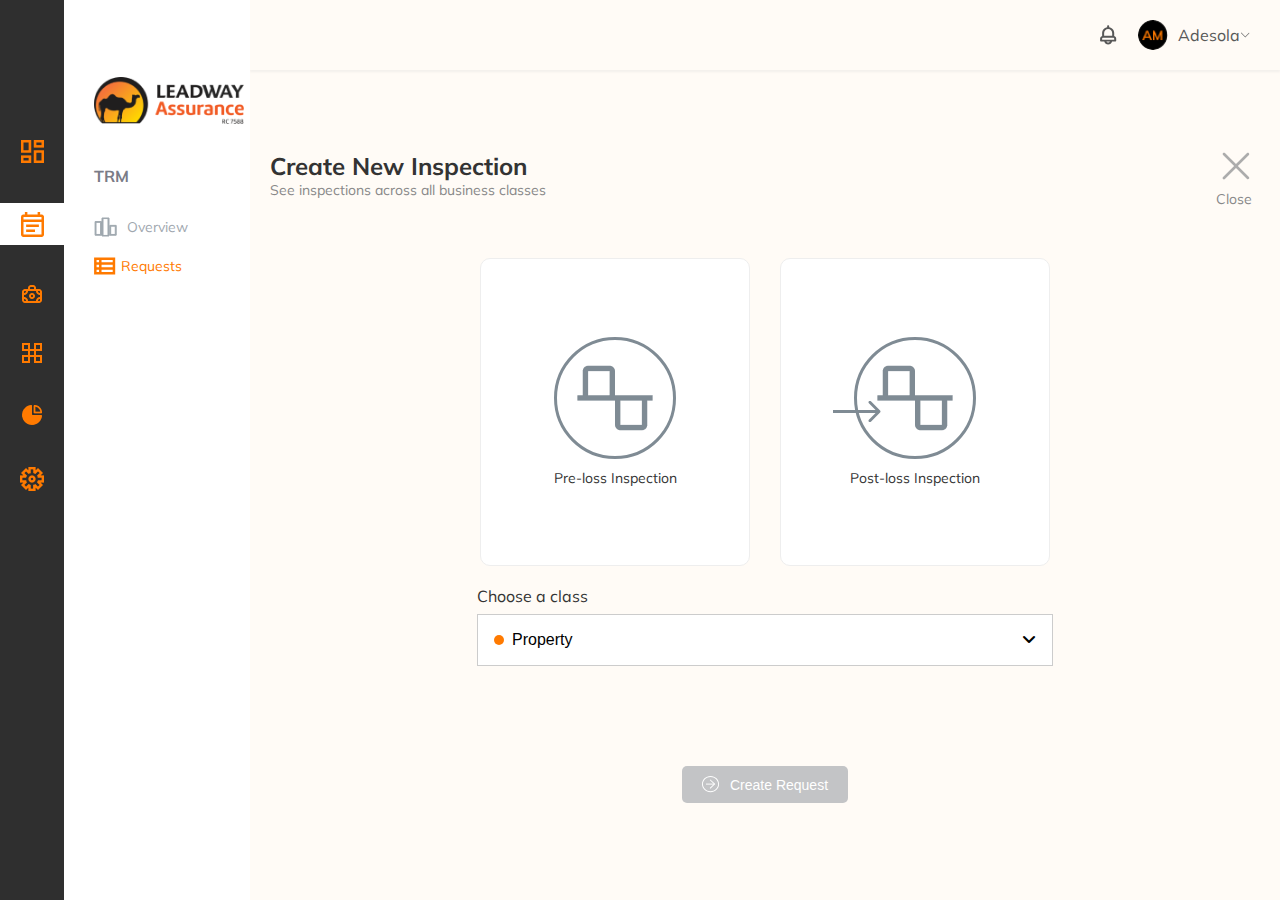
<file: newInspection.html>
<!DOCTYPE html>
<html lang="en">
<head>
    <meta charset="UTF-8">
    <meta name="viewport" content="width=device-width, initial-scale=1.0">
    <title>New Inspection</title>
    <link rel="stylesheet" href="newInspection.css">
    
    <link rel="stylesheet" href="https://cdnjs.cloudflare.com/ajax/libs/font-awesome/6.5.2/css/all.min.css">
    <link href="https://fonts.googleapis.com/css2?family=Mulish:wght@200;300;400;700;800;900&display=swap" rel="stylesheet">
</head>
<body>
    <div class="container">
        <aside class="sidebar" id="sidebar">
            <div class="close-icon" id="close-icon">&times;</div>
            <div class="black-bg">
                <nav class="menu">
                    <ul>
                        <li><a href="dashboardOverview.html" ><img src="images/dashboard_icon.png" alt=""></a></li>
                        <li><a href="#" class="active"><img src="images/calender_icon.png" alt=""></a></li>
                        <li><a href="#"><img src="images/bag_icon.png" alt=""></a></li>
                        <li><a href="#"><img src="images/Dribbble Light Preview.png" alt=""></a></li>
                        <li><a href="#"><img src="images/chart_icon.png" alt=""></a></li>
                        <li><a href="#"><img src="images/setting_icon.png" alt=""></a></li>
                    </ul>
                </nav>
            </div>
            <div class="white-bg">
                <div class="sidebar-expansion">
                    <div class="logo">
                        <img src="images/LAC Logo Alt 2.png" alt="Leadway Logo">
                    </div>
                    <p>TRM</p>
                    <ul>
                       <li><a href="dashboardOverview.html" ><img src="images/dasboard_overview_icon_gray.svg" alt=""> Overview</a></li>
                        <li><img src="images/request_gray_icon.svg" alt=""><a href="inspectionList.html" class="active"> Requests</a></li>
                    </ul> 
                </div>
            </div>
            
        </aside>
        <div class="hamburger-menu" id="hamburger-menu">&#9776;</div>
        <div class="overlay" id="overlay"></div>
        
        <main class="main-content">
            <header class="header">
                <div class="user-actions">
                    <img class="notification-icon" src="images/bell_icon.svg" />
                    <div class="user-profile">
                        <img src="images/profile.png" alt="User Profile">
                        <span>Adesola</span>
                        <img src="images/down_arrow_icon.svg" alt="" class="down-arrow">
                    </div>
                </div>
            </header>

            <div class="newInspection-content">
                <div class="inspection-container">
                    <div class="content">
                        <div class="content-left">
                            <h1>Create New Inspection</h1>
                            <p>See inspections across all business classes</p>
                        </div>
                        <div class="content-right">
                            <span class="close-icon2"><img src="images/clarity_close-line.svg" alt=""></span>
                            <p>Close</p>
                            
                        </div>
                    </div>
                  <div class="container-select">
                    <section class="inspection-type">
                        <div class="inspection-option" id="pre-loss">
                            <div class="icon pre-loss-icon">
                                <img src="images/carbon_chart-win-loss.png" alt="">
                            </div>
                            <p>Pre-loss Inspection</p>
                        </div>
                        
                            <div class="inspection-option" id="post-loss">
                                <div class="icon post-loss-icon">
                                    <img src="images/carbon_chart-win-loss.png" alt="">
                                    <img class="arrow" src="images/Arrow 1.svg" alt="Arrow">
                                </div>
                                <p>Post-loss Inspection</p>
                            </div>
                            
                        
                    </section>
                    <section class="class-selection">
                        <div class="dropdown-heading">
                            <label for="class-select">Choose a class</label>
                            <div class="dropdown">
                                <button class="dropbtn">
                                <div>
                                    <div class="circle"></div>
                                    <span class="selected-class">Property</span>
                                </div>
                                    
                                    <i class="fa-solid fa-angle-down"></i>
                                </button>
                                <div class="dropdown-content">
                                    <!-- <a href="#" class="dropdown-item property" data-class="Property">Property</a> -->
                                    <a href="#" class="dropdown-item motors" data-class="Motors">Motors</a>
                                    <a href="#" class="dropdown-item property" data-class="property">Property</a>
                                    <a href="#" class="dropdown-item marine" data-class="marine">Marine</a>
                                    <a href="#" class="dropdown-item agric" data-class="agric">Agric</a>
                                    <a href="#" class="dropdown-item bond" data-class="bond">Bond</a>
                                    <a href="#" class="dropdown-item engineering" data-class="engineering">Engineering</a>
                                </div>
                            </div>
                        </div>
    
                        <div class="button-group">
                            <button id="create-request-button" type="button">
                                <img src="images/Icon_Arrow_Left.svg" alt="">
                                <span>Create Request</span>
                            </button>
                        </div>
                        
                    </section>
                  </div>
                </div>
            </div>

            
        </main>
    </div>


    <script>
        //Hamburger Script starts here
        // const hamburgerMenu = document.getElementById('hamburger-menu');
        // const closeIcon = document.getElementById('close-icon');
        // const sidebar = document.getElementById('sidebar');

        // hamburgerMenu.addEventListener('click', () => {
        //     sidebar.classList.toggle('active');
        // });

        // closeIcon.addEventListener('click', () => {
        //     sidebar.classList.toggle('active');
        // });

    document.addEventListener("DOMContentLoaded", function() {
    var hamburgerMenu = document.querySelector(".hamburger-menu");
    var sidebar = document.querySelector("#sidebar");
    var closeIcon = document.querySelector(".close-icon");

    hamburgerMenu.addEventListener("click", function() {
        sidebar.classList.toggle("active");
    });

    closeIcon.addEventListener("click", function() {
        sidebar.classList.remove("active");
    });
});
        //Hamburger Script Ends here


        document.addEventListener('DOMContentLoaded', function() {
    // Handle content-right click
    var contentRight = document.querySelector('.content-right');
    if (contentRight) {
        contentRight.addEventListener('click', function() {
            window.location.href = 'dashboardOverview.html';
        });
    }

    // Handle dropdown item click
    const dropdownItems = document.querySelectorAll('.dropdown-item');
    const selectedClass = document.querySelector('.selected-class');
    let currentClass = 'property'; // Default class

    dropdownItems.forEach(item => {
        item.addEventListener('click', function(event) {
            event.preventDefault(); // Prevent the default anchor click behavior
            const selected = this.getAttribute('data-class');
            selectedClass.textContent = selected;
            currentClass = selected.toLowerCase(); // Set the current class
        });
    });

    // Handle inspection option click and create request button click
    const preLossOption = document.getElementById('pre-loss');
    const postLossOption = document.getElementById('post-loss');
    const createRequestButton = document.getElementById('create-request-button');
    const inspectionOptions = document.querySelectorAll('.inspection-option');

    let redirectUrl = ''; // Variable to store the URL to redirect to

    function activateButtonAndBorder(option, url) {
        createRequestButton.classList.add('button-orange'); // Activate the button
        inspectionOptions.forEach(opt => opt.classList.remove('inspection-option-orange-border')); // Remove border from all options
        option.classList.add('inspection-option-orange-border'); // Add border to the clicked option
        redirectUrl = url; // Set the redirect URL based on the selected option
    }

    preLossOption.addEventListener('click', () => {
        let url = '';
        if (currentClass === 'property') {
            url = 'createRequest.html';
        } else if (currentClass === 'motors') {
            url = 'motorPreloss.html';
        }
        activateButtonAndBorder(preLossOption, url); // Set URL for pre-loss
    });

    postLossOption.addEventListener('click', () => {
        let url = '';
        if (currentClass === 'property') {
            url = 'postLoss.html';
        } else if (currentClass === 'motors') {
            url = 'motorPostloss.html';
        }
        activateButtonAndBorder(postLossOption, url); // Set URL for post-loss
    });

    createRequestButton.addEventListener('click', function() {
        if (createRequestButton.classList.contains('button-orange')) {
            window.location.href = redirectUrl; // Redirect to the appropriate URL
        } else {
            alert('Please select an inspection type first.'); // Alert if no option is selected
        }
    });
});
    </script>
</body>
</html>
</file>
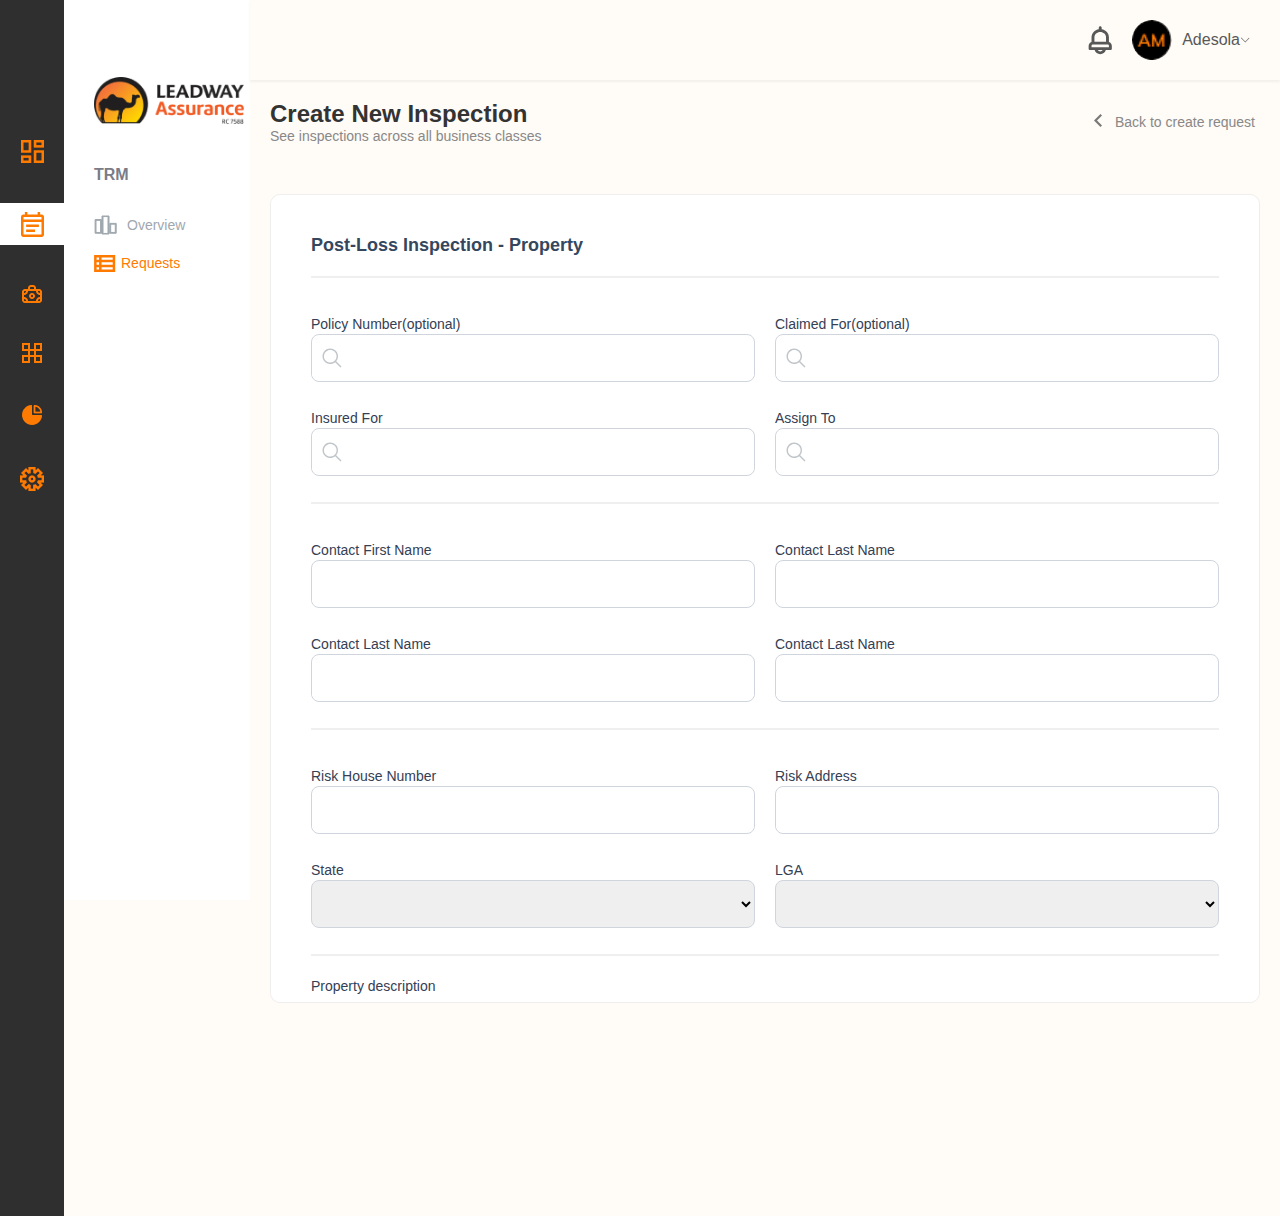
<file: postLoss.html>
<!DOCTYPE html>
<html lang="en">
<head>
    <meta charset="UTF-8">
    <meta name="viewport" content="width=device-width, initial-scale=1.0">
    <title>Create Request</title>
    <link rel="stylesheet" href="postLoss.css">
</head>
<body>
    <div class="container">
        <aside class="sidebar" id="sidebar">
            <div class="close-icon" id="close-icon">&times;</div>
            <div class="black-bg">
                <nav class="menu">
                    <ul>
                        <li><a href="#" ><img src="images/dashboard_icon.png" alt=""></a></li>
                        <li><a href="#" class="active"><img src="images/calender_icon.png" alt=""></a></li>
                        <li><a href="#"><img src="images/bag_icon.png" alt=""></a></li>
                        <li><a href="#"><img src="images/Dribbble Light Preview.png" alt=""></a></li>
                        <li><a href="#"><img src="images/chart_icon.png" alt=""></a></li>
                        <li><a href="#"><img src="images/setting_icon.png" alt=""></a></li>
                    </ul>
                </nav>
                
            </div>
            <div class="white-bg">
                <div class="sidebar-expansion">
                    <div class="logo">
                        <img src="images/LAC Logo Alt 2.png" alt="Leadway Logo">
                    </div>
                    <p>TRM</p>
                    <ul>
                        <li><a href="#" ><img src="images/dasboard_overview_icon_gray.svg" alt=""> Overview</a></li>
                         <li><img src="images/request_gray_icon.svg" alt=""><a href="inspectionList.html" class="active"> Requests</a></li>
                     </ul> 
                </div>
            </div>
        </aside>
        <div class="hamburger-menu" id="hamburger-menu">&#9776;</div>
        <div class="overlay" id="overlay"></div>
        <main class="main-content">
            
            <header class="header">
                <div class="user-actions">
                    <img class="notification-icon" src="images/bell_icon.svg" />
                    <div class="user-profile">
                        <img src="images/profile.png" alt="User Profile">
                        <span>Adesola</span>
                        <img src="images/down_arrow_icon.svg" alt="" class="down-arrow">
                    </div>
                </div>
            </header>

            <div class="request-container">
                <div class="content">
                    <div class="content-left">
                        <h1>Create New Inspection</h1>
                        <p>See inspections across all business classes</p>
                    </div>
                    <div class="content-right">
                        <span class="back-icon"><img src="images/back_arrow.svg" alt=""></span>
                        <p>Back to create request</p>
                        
                    </div>
                </div>
                
                <div class="scrollable-container">
                    <h1>Post-Loss Inspection - Property</h1>
    
                    <hr>
                    <!-- Your content goes here -->
    
                    <div class="form-container">
                        <div class="form-item">
                            <label for="policy-number">Policy Number(optional)</label>
                            <div class="input-container">
                                <img src="images/search-icon.svg" alt="Search Icon" class="icon">
                                <input type="text" id="policy-number">
                            </div>
                        </div>
                        <div class="form-item">
                            <label for="insured-for">Claimed For(optional)</label>
                            <div class="input-container">
                                <img src="images/search-icon.svg" alt="Search Icon" class="icon">
                                <input type="text" id="insured-for">
                            </div>
                        </div>
                        <div class="form-item">
                            <label for="insured-for">Insured For</label>
                            <div class="input-container">
                                <img src="images/search-icon.svg" alt="Search Icon" class="icon">
                                <input type="text" id="insured-for">
                            </div>
                        </div>
                        <div class="form-item full-width">
                            <label for="assign-to">Assign To</label>
                            <div class="input-container">
                                <img src="images/search-icon.svg" alt="Search Icon" class="icon">
                                <input type="text" id="assign-to">
                            </div>
                        </div>
                    </div>
                    <hr>
    
                    <div class="form-container">
                        <div class="form-item">
                            <label for="policy-number">Contact First Name</label>
                            <div class="input-container">
                                
                                <input type="text" id="policy-number">
                            </div>
                        </div>
                        <div class="form-item">
                            <label for="insured-for">Contact Last Name</label>
                            <div class="input-container">
                                
                                <input type="text" id="insured-for">
                            </div>
                        </div>
                        <div class="form-item">
                            <label for="insured-for">Contact Last Name</label>
                            <div class="input-container">
                                
                                <input type="text" id="insured-for">
                            </div>
                        </div>
                        <div class="form-item">
                            <label for="insured-for">Contact Last Name</label>
                            <div class="input-container">
                                
                                <input type="text" id="insured-for">
                            </div>
                        </div>
                    </div>
                    <hr>
    
                    <div class="form-container">
                        <div class="form-item">
                            <label for="policy-number">Risk House Number</label>
                            <div class="input-container">
                                
                                <input type="text" id="policy-number">
                            </div>
                        </div>
                        <div class="form-item">
                            <label for="insured-for">Risk Address</label>
                            <div class="input-container">
                                
                                <input type="text" id="insured-for">
                            </div>
                        </div>
                        <div class="form-item">
                            <label for="insured-for">State</label>
                            <select class="input-container">
                                
                                
                            </select>
                        </div>
                        <div class="form-item">
                            <label for="insured-for">LGA</label>
                            <select class="input-container">
                                
                                
                            </select>
                        </div>
                    </div>
                    <hr>
    
                    <div class="textarea-container">
                        <label>Property description</label>
                        <textarea name="textarea" id="text-area" cols="30" rows="10"></textarea>
                    </div>
                    <div class="link-btn">
                        <a href="">Attach document</a>
                        <button id="openPopup" class="generate-btn">Generate</button>
                    </div>
                    
    
                </div>
            </div>

            
        </main>
        <div id="overlay-popup" class="overlay-popup hidden"></div>
    <div id="popup" class="popup hidden">
        <h2>Send to TRM</h2>
        <p>Are you sure you want to send this request.</p>
        <div class="button-container">
            <button id="cancelButton">Cancel</button>
            <button id="sendButton">Submit</button>
        </div>
    </div>

    <div id="secondPopup" class="popup hidden">
        <span id="closeSecondPopup" class="close-icon-popup">
            <img src="images/clarity_close-line.svg" alt="">
        </span>
        <div class="imagetext-container">
            <div class="icon-container">
                <!-- Replace with your icon -->
                <img src="images/popup-icon.svg" alt="Icon" class="popup-icon">
            </div>
            <p class="second-popup-text">You’ve successfully created new <br> Inspection ID-23321 for PRIME GARDENS </p>
        </div>
       
        <div class="button-container">
            <button id="cancelSecondButton">Go to request list</button>
            <button id="confirmButton">Create new inspection</button>
        </div>
    </div>
    </div>


    <script>

        //hamburger menu starts here
        const hamburgerMenu = document.getElementById('hamburger-menu');
        const closeIcon = document.getElementById('close-icon');
        const sidebar = document.getElementById('sidebar');

        hamburgerMenu.addEventListener('click', () => {
            sidebar.classList.toggle('active');
        });

        closeIcon.addEventListener('click', () => {
            sidebar.classList.toggle('active');
        });
        //hamburger menu ends here
      
      document.addEventListener('DOMContentLoaded', function() {
            var contentRight = document.querySelector('.content-right');
            if (contentRight) {
                contentRight.addEventListener('click', function() {
                    window.location.href = 'newInspection.html';
                });
            }
        });

        document.getElementById('openPopup').addEventListener('click', function() {
            document.getElementById('overlay-popup').classList.remove('hidden');
            document.getElementById('popup').classList.remove('hidden');
        });

        document.getElementById('cancelButton').addEventListener('click', function() {
            document.getElementById('overlay-popup').classList.add('hidden');
            document.getElementById('popup').classList.add('hidden');
        });

        document.getElementById('sendButton').addEventListener('click', function() {
            document.getElementById('popup').classList.add('hidden');
            document.getElementById('secondPopup').classList.remove('hidden');
        });

        document.getElementById('closeSecondPopup').addEventListener('click', function() {
            document.getElementById('overlay-popup').classList.add('hidden');
            document.getElementById('secondPopup').classList.add('hidden');
        });

        document.getElementById('cancelSecondButton').addEventListener('click', function() {
            document.getElementById('overlay-popup').classList.add('hidden');
            document.getElementById('secondPopup').classList.add('hidden');
        });

        document.getElementById('confirmButton').addEventListener('click', function() {
            // Add your confirm logic here
            alert('Confirmed');
            document.getElementById('overlay-popup').classList.add('hidden');
            document.getElementById('secondPopup').classList.add('hidden');
        });

        document.getElementById('cancelSecondButton').addEventListener('click', function() {
            window.location.href = 'inspectionList.html';
        });

        document.getElementById('confirmButton').addEventListener('click', function() {
            window.location.href = 'newInspection.html';
        });



    </script>
</body>
</html>
</file>
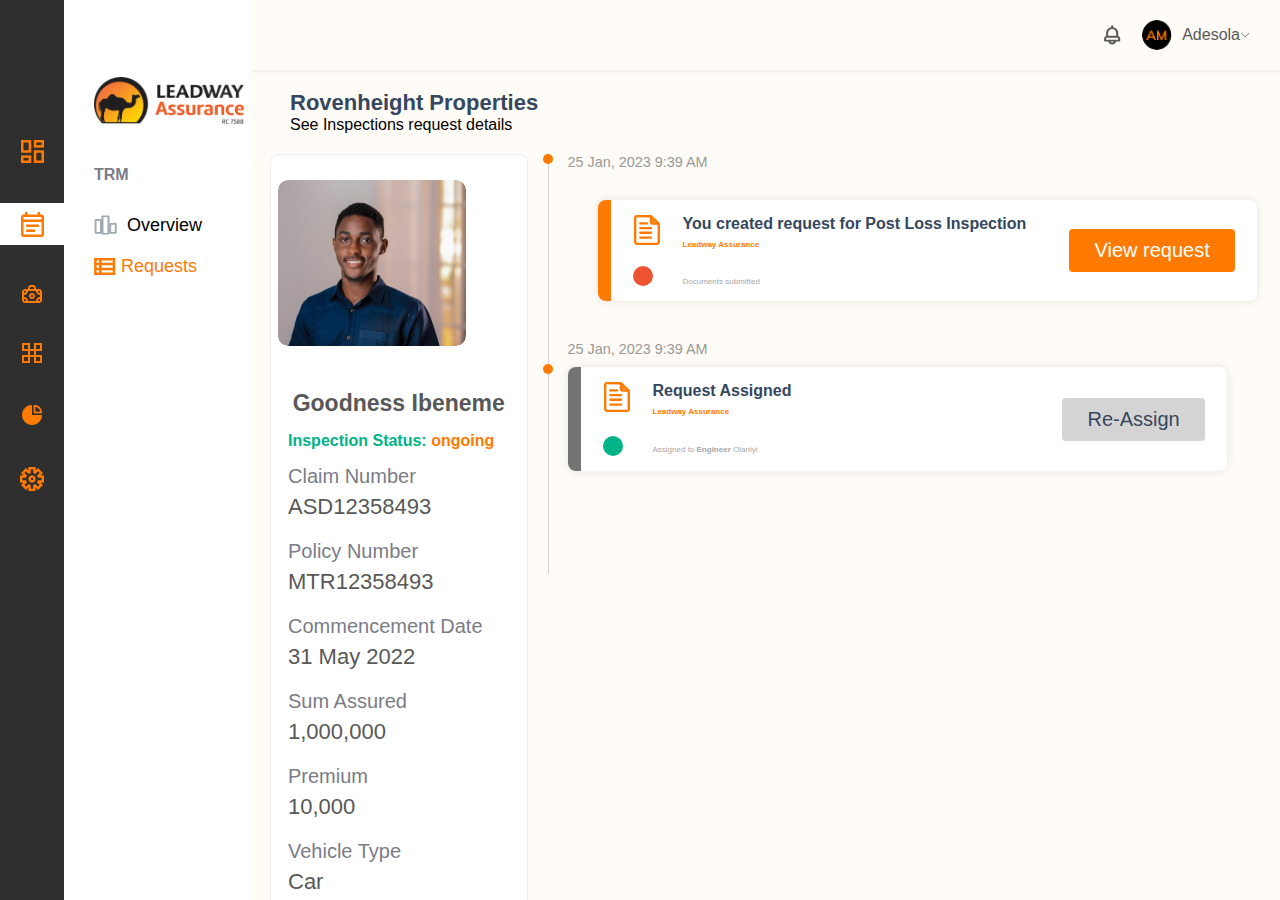
<file: ravenheight.html>
<!DOCTYPE html>
<html lang="en">
<head>
    <meta charset="UTF-8">
    <meta name="viewport" content="width=device-width, initial-scale=1.0">
    <title>Document</title>
    <link rel="stylesheet" href="ravenheight.css">
</head>
<body>
    <div class="container">
        <aside class="sidebar" id="sidebar">
            <div class="close-icon" id="close-icon">&times;</div>
            <div class="black-bg">
                <nav class="menu">
                    <ul>
                        <li><a href="dashboardOverview.html" ><img src="images/dashboard_icon.png" alt=""></a></li>
                        <li><a href="#" class="active"><img src="images/calender_icon.png" alt=""></a></li>
                        <li><a href="#"><img src="images/bag_icon.png" alt=""></a></li>
                        <li><a href="#"><img src="images/Dribbble Light Preview.png" alt=""></a></li>
                        <li><a href="#"><img src="images/chart_icon.png" alt=""></a></li>
                        <li><a href="#"><img src="images/setting_icon.png" alt=""></a></li>
                    </ul>
                </nav>
            </div>
            <div class="white-bg">
                <div class="sidebar-expansion">
                    <div class="logo">
                        <img src="images/LAC Logo Alt 2.png" alt="Leadway Logo">
                    </div>
                    <p>TRM</p>
                    <ul>
                       <li><a href="dashboardOverview.html" ><img src="images/dasboard_overview_icon_gray.svg" alt=""> Overview</a></li>
                        <li><img src="images/request_gray_icon.svg" alt=""><a href="inspectionList.html" class="active"> Requests</a></li>
                    </ul> 
                </div>
            </div>
            
        </aside>
        <div class="hamburger-menu" id="hamburger-menu">&#9776;</div>
        <div class="overlay" id="overlay"></div>
        <main class="main-content">
            
            <header class="header">
                
                <div class="user-actions">
                    <img class="notification-icon" src="images/bell_icon.svg" />
                    <div class="user-profile">
                        <img src="images/profile.png" alt="User Profile">
                        <span>Adesola</span>
                        <img src="images/down_arrow_icon.svg" alt="" class="down-arrow">
                    </div>
                </div>
            </header>

        <div class="main-content inspection-request-details"
            id="inspection-request-details-container">
            
            <header class="header-2">
                <div>
                    <h1>Rovenheight Properties</h1>
                    <p>See Inspections request details</p>
                </div>
            </header>
            <div class="inspect-request-inner-container">
                <div class="profile-section">
                    <div class="profile-image">
                        <img
                            src="images/roven-height.png"
                            alt="Goodness Ibeneme"
                        />
                    </div>
                    <h2>Goodness Ibeneme</h2>
                    <div class="profile-details">
                        <p class="status">
                            Inspection Status:
                            <span class="ongoing">ongoing</span>
                        </p>
                        <p>Claim Number <span>ASD12358493</span></p>
                        <p>Policy Number <span>MTR12358493</span></p>
                        <p>Commencement Date <span>31 May 2022</span></p>
                        <p>Sum Assured <span>1,000,000</span></p>
                        <p>Premium <span>10,000</span></p>
                        <p>Vehicle Type <span>Car</span></p>
                        <p>Policy Term (Years) <span>5</span></p>
                        <p>Expiry Date <span>19 Dec 2024</span></p>
                        <p>Damage Type <span>Interior (engine)</span></p>
                    </div>
                </div>
                <div class="timeline-section">
                    <div class="line">
                        <div class="timeline-dot-1"></div>
                        <div class="timeline-dot-2"></div>
                    </div>
                    <div class="timeline">
                        <p class="date">25 Jan, 2023 9:39 AM</p>
                        <div class="timeline-item active" id="item1">
                            <div class="timeline-content">
                                <div class="icons">
                                    <img
                                        src="images/document-icon.svg"
                                        alt="icon"
                                    />
                                    <div class="tag"></div>
                                </div>
                                <div class="title-container">
                                    <p class="title">
                                        You created request for Post Loss
                                        Inspection
                                    </p>
                                    <span>Leadway Assurance</span>
                                    <p class="sub-title">Documents submitted</p>
                                </div>
                                <button class="view-request view-request-btn">
                                    View request
                                </button>
                            </div>
                        </div>
                        <p class="date date-2">25 Jan, 2023 9:39 AM</p>
                        <div class="timeline-item" id="item2">
                            <div class="timeline-content">
                                <div class="icons">
                                    <img
                                        src="images/document-icon.svg"
                                        alt="icon"
                                    />
                                    <div class="tag tag-2"></div>
                                </div>
                                <div class="title-container">
                                    <p class="title">Request Assigned</p>
                                    <span>Leadway Assurance</span>
                                    <p class="sub-title">
                                        Assigned to
                                        <span>Engineer </span>Olaniyi
                                    </p>
                                </div>
                                <button class="view-request view-request-2">
                                    Re-Assign
                                </button>
                            </div>
                        </div>
                    </div>
                </div>
            </div>
        </div>

            

           

            

        </main>
    </div>

    <script>
        //Hamburger menu starts here
        const hamburgerMenu = document.getElementById('hamburger-menu');
        const closeIcon = document.getElementById('close-icon');
        const sidebar = document.getElementById('sidebar');

        hamburgerMenu.addEventListener('click', () => {
            sidebar.classList.toggle('active');
        });

        closeIcon.addEventListener('click', () => {
            sidebar.classList.toggle('active');
        });
        //Hamburger menu ends here
        document.querySelector('.view-request-btn').addEventListener('click', function() {
    window.location.href = 'surveyreport.html'; // Replace with the URL you want to navigate to
});

    </script>
    
</body>
</html>
</file>
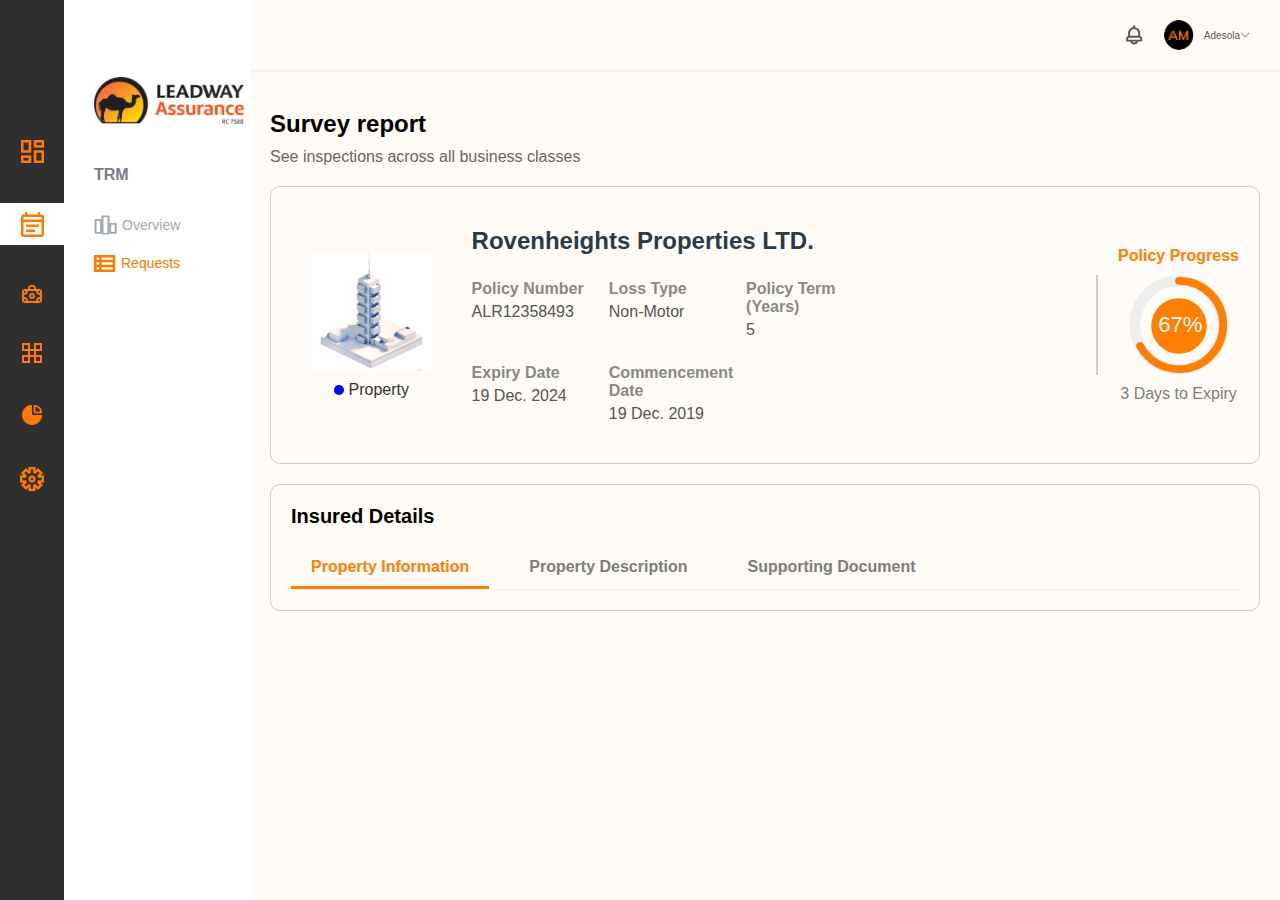
<file: surveyreport.html>
<!DOCTYPE html>
<html lang="en">
<head>
    <meta charset="UTF-8">
    <meta name="viewport" content="width=device-width, initial-scale=1.0">
    <title>Document</title>
    <link rel="stylesheet" href="surveyreport.css">
    
</head>
<body>
    <div class="container">
        <aside class="sidebar" id="sidebar">
            <div class="close-icon" id="close-icon">&times;</div>
            <div class="black-bg">
                <nav class="menu">
                    <ul>
                        <li><a href="#" ><img src="images/dashboard_icon.png" alt=""></a></li>
                        <li><a href="#" class="active"><img src="images/calender_icon.png" alt=""></a></li>
                        <li><a href="#"><img src="images/bag_icon.png" alt=""></a></li>
                        <li><a href="#"><img src="images/Dribbble Light Preview.png" alt=""></a></li>
                        <li><a href="#"><img src="images/chart_icon.png" alt=""></a></li>
                        <li><a href="#"><img src="images/setting_icon.png" alt=""></a></li>
                    </ul>
                </nav>
                
            </div>
            <div class="white-bg">
                <div class="sidebar-expansion">
                    <div class="logo">
                         <a href="index.html"><img src="images/LAC Logo Alt 2.png" alt="Leadway Logo"></a>
                    </div>
                    <p>TRM</p>
                    <ul>
                        <li><img src="images/dasboard_overview_icon_gray.svg" alt=""><a href="dashboardOverview.html" class="overview" > Overview</a></li>
                        <li><img src="images/request_gray_icon.svg" alt=""><a href="inspectionList.html" class="active"> Requests</a></li>
                    </ul>
                </div>
            </div>
        </aside>

        <div class="overlay" id="overlay"></div>
        <main class="main-content">
            <div class="hamburger-menu" id="hamburger-menu">&#9776;</div>
            <header class="header">
                <div class="user-actions">
                    <img class="notification-icon" src="images/bell_icon.svg" />
                    <div class="user-profile">
                        <img src="images/profile.png" alt="User Profile">
                        <span>Adesola</span>
                        <img src="images/down_arrow_icon.svg" alt="" class="down-arrow">
                    </div>
                </div>
            </header>

            <div class="survey-details">
                <div class="survey-container">
                    
                    <div class="div1">
                        <h1>Survey report</h1>
                        <p>See inspections across all business classes</p>
                    </div>
            
                    
                    <div class="div2">
                        <div class="info">
                            <div class="image-container">
                                <img src="images/survey-building.png" alt="Property Image">
                                <p><span class="dot"></span> Property</p>
                            </div>
                            <div class="info-card">
                                <h2>Rovenheights Properties LTD.</h2>
                                <div class="info-grid">
                                    <div class="info-item">
                                        <p class="label">Policy Number</p>
                                        <p>ALR12358493</p>
                                    </div>
                                    <div class="info-item">
                                        <p class="label">Loss Type</p>
                                        <p>Non-Motor</p>
                                    </div>
                                    <div class="info-item">
                                        <p class="label">Policy Term (Years)</p>
                                        <p>5</p>
                                    </div>
                                    <div class="info-item">
                                        <p class="label">Expiry Date</p>
                                        <p>19 Dec. 2024</p>
                                    </div>
                                    <div class="info-item">
                                        <p class="label">Commencement Date</p>
                                        <p>19 Dec. 2019</p>
                                    </div>
                                </div>
                            </div>
                        </div>
                        <div class="third-container">
                            <div class="vertical-line"></div>
                            <div class="progress-container">
                                <div class="progress-text">Policy Progress</div>
                                <div class="progress-circle">
                                    <svg viewBox="0 0 36 36" class="circular-chart orange">
                                        <path class="circle-bg"
                                              d="M18 2.0845
                                                 a 15.9155 15.9155 0 0 1 0 31.831
                                                 a 15.9155 15.9155 0 0 1 0 -31.831"/>
                                        <path class="circle"
                                              stroke-dasharray="67, 100"
                                              d="M18 2.0845
                                                 a 15.9155 15.9155 0 0 1 0 31.831
                                                 a 15.9155 15.9155 0 0 1 0 -31.831"/>
                                                 <circle cx="18" cy="18.35" r="10" fill="#ff7f00" />
                                        <text x="18.5" y="20.35" class="percentage">67%</text>
                                    </svg>
                                </div>
                                <div class="progress-days">3 Days to Expiry</div>
                            </div>
                        </div>
                    </div>
            
                    
                    <div class="div3">
                        <h2>Insured Details</h2>
                        <div class="tabs">
                            <div class="tab" >
                                <a href="#property-info" data-tab="property-info" class="active">Property Information</a>
                            </div>
                            <div class="tab" >
                                <a href="#property-desc" data-tab="property-desc">Property Description</a>
                            </div>
                            <div class="tab" >
                                <a href="#supporting-doc" data-tab="supporting-doc">Supporting Document</a>
                            </div>
                        </div>
                        <div class="content">
                                <div id="property-info" class="tab-content">
                                    <div class="row">
                                        <div class="col">
                                            <h3>Insured for</h3>
                                            <p>Rovenheight Homes</p>
                                        </div>
                                        <div class="col">
                                            <h3>Insured Name</h3>
                                            <p>Rovenheight Homes</p>
                                        </div>
                                        <div class="col">
                                            <h3>Loss estimate</h3>
                                            <p>#1,200,000</p>
                                        </div>
                                        <div class="col">
                                            <h3>Cause of Loss</h3>
                                            <p>Rovenheight Homes</p>
                                        </div>
                                        <div class="col">
                                            <h3>Cause of Loss</h3>
                                            <p>Rovenheight Homes</p>
                                        </div>
                                    </div>
                                    <div class="row">
                                        <div class="col">
                                            <h3>Property Address</h3>
                                            <p>No. 16, Rovenheight Homes, Nicon town, Lekki phase 1, Lagos.</p>
                                        </div>
                                        <div class="col">
                                            <h3>City</h3>
                                            <p>Lekki</p>
                                        </div>
                                        <div class="col">
                                            <h3>State</h3>
                                            <p>Lagos</p>
                                        </div>
                                    </div>
                                </div>
                            
                            <div id="property-desc" class="tab-content">
                                <p>Rovenheight homes registered as a LLC building on the 15th of 
                                    May 2016 is a Grey and White twelve storey building located at 
                                    No 12 OGUNSANYA DRIVE, ALCOVE ESTATE, LEKKI PHASE 1, LAGOS STATE. 
                                    The property is owned by Mr. Badmus Akinrele who stands as the 
                                    insurer of the property.</p>
                            </div>
                            
                            <div id="supporting-doc" class="tab-content">
                                <div class="document-row">
                                    <div class="document-name">Policy document</div>
                                    <div class="document-date">25 Aug, 2022 9:00 AM</div>
                                    <div class="document-actions">
                                        <a href="#" class="view">View</a>
                                        <a href="#" class="download">Download</a>
                                    </div>
                                </div>
                                <div class="document-row">
                                    <div class="document-name">Police report</div>
                                    <div class="document-date">25 Aug, 2022 9:00 AM</div>
                                    <div class="document-actions">
                                        <a href="#" class="view">View</a>
                                        <a href="#" class="download">Download</a>
                                    </div>
                                </div>
                                <div class="document-row">
                                    <div class="document-name">Attached document 1</div>
                                    <div class="document-date">25 Aug, 2022 9:00 AM</div>
                                    <div class="document-actions">
                                        <a href="#" class="view">View</a>
                                        <a href="#" class="download">Download</a>
                                    </div>
                                </div>
                            </div>
                        </div>
                    </div>
                    
                </div>
            </div>

            
            
            
        </main>
        </div>

        

        <script src="surveyreport.js"></script>
</body>
</html>
</file>
<file: style.css>
* {
    margin: 0;
    padding: 0;
    box-sizing: border-box;
}

body {
    background-color: #FFFBF6;
    width: 100vw;
    max-height: 100vh;
    display: flex;
    justify-content: center;
    align-items: center;
    font-family: 'Mulish', sans-serif;
}

.container {
    display: flex;
    width: 100%;
    height: 100vh;
    overflow-y: hidden;
}

.img-container {
    position: relative;
    width: 50%;
    height: 100%;
}

.img-container img {
    width: 100%;
    height: 100dvh;
    object-fit: cover;
}

.customer-management {
    display: flex;
    flex-direction: row;
    position: absolute;
    bottom: 30px;
    left: 30px;
    background-color: #ffffff;
    border-radius: 10px;
    box-shadow: 0px 20px 70px 0px rgba(0, 0, 0, 0.06);
}

.customer-logo {
    padding: 10px;
}

.customer-logo img {
    width: 72px;
    height: 72px;
}

.customer-content {
    padding: 10px;
}

.customer-content h4 {
    font-size: 16px;
    font-weight: 700;
}

.customer-content p {
    font-size: 12px;
    font-weight: 400;
}

.help {
    position: absolute;
    top: 20px;
    right: 20px;
}

.help a {
    font-size: 14px;
    font-weight: 400;
    color: #FFFFFF;
    text-decoration: none;
    background-color: #FF7A00;
    padding: 5px 10px;
    border-radius: 5px;
}

.container-details {
    padding: 40px;
    width: 50%;
    height: 100%;
    background-color: #FFFBF6;
    display: flex;
    flex-direction: column;
    justify-content: center;
}
.logo {
    width: 60px;

}
.logo img {
    width: 100%;
}

.signIn-text h2 {
    font-size: 36px;
    font-weight: 700;
    color: #585858;
    margin-top: 40px;
}

.signIn-text p {
    font-size: 18px;
    font-weight: 400;
    color: #AFB0B1;
    margin-top: 13px;
}

form {
    margin-top: 20px;
}

.login-input, .password-input {
    display: flex;
    flex-direction: column;
    outline: none;
    padding: 20px;
    border-radius: 5px;
    background-color: #ffffff;
    box-shadow: 0px 20px 70px 0px rgba(0, 0, 0, 0.06);
    margin-top: 20px;
}

.login-input label, .password-input label {
    font-size: 16px;
    font-weight: 400;
}

.input-content {
    display: flex;
    justify-content: space-between;
    align-items: center;
    margin-top: 10px;
}

.input-content i {
    color: #7A7C87;
    width: 20px;
    /* height: 20px; */
}

.login-input input, .password-input input {
    border: none;
    outline: none;
    width: 100%;
}

.password-input .password-text{
    display: flex;
    justify-content: space-between;
}

.password-text a{
    text-decoration: none;
    color: #EE5331;
    font-size: 10px;
}

.options {
    display: flex;
    justify-content: space-between;
    margin-top: 20px;
}

.option1 {
    display: flex;
    align-items: center;
}

.option1 input {
    margin-right: 10px;
}

input[type="checkbox"]:checked {
    background-color: #FF7A00 !important; /* Change this to your desired color */
}

.option1 label {
    font-size: 12px;
    font-weight: 400;
    color: #7F8B94;
}

.option2 a {
    text-decoration: none;
    font-size: 12px;
    font-weight: 400;
    color: #FF7A00;
}

button {
    border: none;
    outline: none;
    margin-top: 30px;
    width: 100%;
    padding: 15px;
    border-radius: 5px;
    background-color: #FF7A00;
    color: #f9f9f9;
    font-size: 16px;
    font-weight: 700;
    cursor: pointer;
}

button:hover {
    background-color: #e66a00;
}

/* @media screen and (max-width: 1336px) {
    
} */


/* Media query for tablets and mobile screens */
@media (max-width: 1024px) {
    .container {
        flex-direction: column-reverse;
    }

    .img-container,
    .container-details {
        width: 100%;
    }

    .img-container img {
        /* height: 600px; */
        height: 100%;
    }

    .container-details {
        /* padding: 20px; */
        margin-top: 0px;
        border-radius: 20px;

    }

    .signIn-text h2 {
        font-size: 24px;
    }

    .signIn-text p {
        font-size: 16px;
    }

    .login-input, .password-input {
        padding: 10px;
        margin-top: 10px;
    }

    .input-content {
        margin-top: 10px;
    }

    button {
        margin-top: 15px;
        padding: 5px;
    }

    .help a {
        font-size: 12px;
        padding: 5px;
    }
    .customer-management{
        margin-left: 70px;
        height: 100px;
    }
    .customer-logo img {
        width: 70px;
        height: 70px;
    }

}


/* Media query for mobile screens */
@media (max-width: 767px) {
    .container {
        flex-direction: column-reverse;
    }

    .img-container img {
        width: 100%;
        height: auto;
    }

    .container-details {
        margin-top: -120px;
        border-radius: 20px;

    } 

    .container-details .logo{
        margin-top: 120px;
        
    }

    .container-details .logo img{
        width: 50px;
        height: 60px;
    }

    form{
        margin-top: 20px;
    }

    .login-input, .password-input {
        width: 100%;
        margin-top: 20px;
        padding: 10px;
    }

    .options {
        flex-direction: row;
        align-items: flex-start;
        margin-top: 20px;

    }

    .option1, .option2 {
        margin-bottom: 10px;
    }
    
    

    button {
        width: 100%;
        height: 50px;
        margin-top: 20px;
    }

    .help a {
        font-size: 12px;
        padding: 5px;
    }
    .customer-management{
        margin-right: 50px;
    }
}
</file>
<file: createRequest.css>
* {
    margin: 0;
    padding: 0;
    box-sizing: border-box;
}

body {
    background-color: #FFFBF6;
    width: 100vw;
    height: 100vh;
    display: flex;
    justify-content: center;
    align-items: center;
    font-family: 'Mulish', sans-serif;
    overflow-x: hidden;
}

.container {
    display: flex;
    width: 100%;
    height: 100%;
}

#sidebar {
    display: flex;
    flex-direction: row;
    width: 250px;
    height: 100vh;
}
#sidebar.active {
    transform: translateX(0);
}

/* .hamburger-menu {
    display: none;
    font-size: 30px;
    cursor: pointer;
} */
.hamburger-menu {
    display: none;
    font-size: 30px;
    padding: 20px;
    cursor: pointer;
}

.close-icon {
    display: none;
    cursor: pointer;
    font-size: 30px;
    position: absolute;
    top: 20px;
    right: 20px;
    z-index: 4;
}
.overlay {
    display: none;
    position: fixed;
    top: 0;
    left: 0;
    width: 100%;
    height: 100%;
    background-color: rgba(0, 0, 0, 0.5);
    z-index: 1;
}

.overlay.active {
    display: block;
}
.black-bg {
    background-color: #2F2F2F;
    width: 100px;
    height: 100%;
    display: flex;
    flex-direction: column;
    justify-content: space-between;
    padding: 20px 0;
}

.menu ul {
    list-style: none;
    display: flex;
    flex-direction: column;
    align-items: center;
    padding: 0;
    width: 100%;
    margin-top: 100px;
}

.menu ul li {
    margin: 20px 0;
    width: 100%;
}

.menu ul li a {
    text-decoration: none;
    color: #FFF;
    display: flex;
    align-items: center;
    justify-content: center;
    font-size: 18px;
    width: 100%;
}

.menu ul li a.active, .menu ul li a:hover {
    background-color: #fff;
    width: 64px;
    margin: 0;
    height: 42px;
    top: 212px;

}

.menu ul li a img {
    margin-right: 0;
}

.white-bg {
    background-color: #FFF;
    flex-grow: 1;
    padding: 20px;
    display: flex;
    flex-direction: column;
    justify-content: space-between;
}

.sidebar-expansion {
    text-align: left;
    padding: 10px;
}

.logo img {
    width: 150px;
    display: block;
    margin: 47px auto 20px auto;
}

.sidebar-expansion p {
    margin: 42px 0px 31px;
    font-size: 16px;
    color: #7A7C87;
    font-weight: 700;
}

.sidebar-expansion ul {
    list-style: none;
    padding: 0;
}

.sidebar-expansion ul li {
    margin: 20px 0;
    display: flex;
    gap: 5px;
}

.sidebar-expansion ul li a {
    text-decoration: none;
    color: #9FA8AF;
    display: flex;
    align-items: center;
    font-size: 14px;
    font-weight: 400;
}

.sidebar-expansion ul li a.active{
    color: #FF7A00;
}

.sidebar-expansion ul li a img {
    margin-right: 10px;
}
.main-content {
    width: calc(100% - 250px);
    overflow-x: hidden;
    flex-grow: 1;
    /* padding: 20px; */
    background-color: #FFFBF6;
}

.header {
    display: flex;
    justify-content: flex-end;
    align-items: center;
    padding: 20px;
    margin-bottom: 20px;
    box-shadow: 0px 2px 2px 0px rgba(217, 217, 217, 0.31);
    
}
.user-actions {
    display: flex;
    align-items: center;
}

.user-actions .notification-icon {
    font-size: 24px;
    margin-right: 20px;
    width: 20px;
    height: 20px;
}

.user-profile {
    display: flex;
    align-items: center;
}

.user-profile img {
    width: 30px;
    height: 30px;
    border-radius: 50%;
    margin-right: 10px;
}

.user-profile span {
    color: #585858;
}

.user-profile .down-arrow{
    width: 10px;
    height: 10px;
}

.request-container{
    padding: 20px;
    width: 100%;
}
.content {
    display: flex;
    justify-content: space-between;
    align-items: center;
    width: 100%;
    /* margin-bottom: 136px; */
    margin-bottom: 50px;
}

.content-left h1 {
    font-size: 24px;
    color: #333;
}

.content-left p {
    font-size: 14px;
    color: #888;
}

.content-right {
    display: flex;
    /* justify-content: space-between; */
    align-items: center;
    cursor: pointer;
}

.content-right p {
    margin-right: 5px;
    margin-left: 13px;
    font-size: 14px;
    color: #888;
}

.close-icon {
    font-size: 24px;
    color: #888;
}

.scrollable-container {
    /* width: 1074px; */
    width: 100%;
    height: 809px;
    overflow-y: auto;
    padding: 40px;
    border: 1px solid #eeeeee;
    border-radius: 10px;
    background-color: #fff;
}

.scrollable-container h1 {
    /* margin-top: 30px; */
    font-size: 18px;
    color: #34475E;
}

.scrollable-container hr{
    border: 1px solid #EFEFEF;
    margin-top: 20px;
}

.form-container {
    display: grid;
    grid-template-columns: 1fr 1fr;
    gap: 20px;
    /* max-width: 800px; */
    margin: 0 auto;
    /* padding: 20px; */
    margin-top: 36px;
}

.form-item,
.textarea-container {
    display: flex;
    flex-direction: column;
}

.form-item, 
.textarea-container label {
    font-size: 14px;
    font-weight: 500;
    line-height: 20px;
    text-align: left;
    margin-bottom: 6px;
    color: #344054;
    
}

.input-container {
    position: relative;
    display: flex;
    align-items: center;
    padding: 12px, 16px, 12px, 16px;
    border: 1px solid #D0D5DD;
    border-radius: 8px;
    height: 48px;
}

.input-container input {
    padding-left: 30px;
    width: 100%;
    height: 35px;
    box-sizing: border-box;
    border: none;
    outline: none;
}

.input-container .icon {
    position: absolute;
    left: 10px;
    height: 20px;
    width: 20px;
    pointer-events: none;
}

.form-container .full-width {
    grid-column: span 1;
}

.textarea-container{
    margin-top: 20px;
}

.textarea-container textarea{
    border: 1px solid #D0D5DD;
    border-radius: 8px;
}

.link-btn{
    display: flex;
    flex-direction: column;
}

.link-btn a{
    text-decoration: none;
    color: #FF7A00;
    margin-top: 20px;
    font-weight: 600;
    font-size: 14px;
}

.link-btn .generate-btn{
    align-self: flex-end;
    margin-top: 20px;
    background-color: #FF7A00;
    border: none;
    outline: none;
    border-radius: 5px;
    padding: 10px 30px;
    color: #f9f9f9;
    cursor: pointer;
}


.overlay-popup {
    position: fixed;
    top: 0;
    left: 0;
    width: 100%;
    height: 100%;
    background: rgba(0, 0, 0, 0.5);
    z-index: 1;
}

.hidden {
    display: none;
}

.popup {
    position: fixed;
    top: 50%;
    left: 50%;
    transform: translate(-50%, -50%);
    width: 300px;
    padding: 20px;
    background: white;
    border-radius: 10px;
    box-shadow: 0 4px 8px rgba(0, 0, 0, 0.1);
    z-index: 2;
    text-align: left;
    width: 466px;
    height: 185.94px;

}

.popup h2 {
    margin-top: 0;
    font-size: 20px;
    color: #34475E;
    font-weight: 600;
}

.popup p {
    font-size: 16px;
    color: #34475E;
    margin: 20px 0;
}

.button-container {
    display: flex;
    justify-content: center;
    gap: 10px;
    margin-top: 40px;
}

.button-container button {
    padding: 10px 20px;
    font-size: 16px;
    cursor: pointer;
    border: none;
    border-radius: 5px;
}

#cancelButton{
    background-color: #ffffff;
    color: #FF7A00;
    border: none;
    outline: none;
    cursor: pointer;
}

#sendButton, #confirmButton {
    background-color: #FF7A00;
    color: white;
    cursor: pointer;
}

.close-icon-popup {
    position: absolute;
    top: 10px;
    right: 10px;
    font-size: 20px;
    cursor: pointer;
}
#secondPopup{
    /* display: flex; */
    justify-content: center;
    /* align-items: center; */
    width: 513px;
    height: 438px;
    top: 50%;
    left: 50%;
    gap: 0px;
    border-radius: 5px;

}

.imagetext-container{
    display: flex;
    flex-direction: column;
    justify-content: center;
    align-items: center;
}

.icon-container {
    margin: 20px 0;
    align-self: center;
    /* width: 144.05px;
    height: 144.05px; */
    top: 79px;
    left: 184px;
    gap: 0px;
    opacity: 0px;

}

.popup-icon {
    width: 144px;
    height: 144px;
}

.second-popup-text {
    margin: 20px 0;
    font-size: 16px;
    color: #00B388 !important;
    font-weight: 700;
    text-align: center;
}

#cancelSecondButton{
    background-color: #ffffff;
    color: #9FA8AF;
    border: 1px solid #9FA8AF;
    cursor: pointer;
}

@media (max-width: 768px) {
    body{
        overflow-x: hidden;
    }
    .container {
        display: flex;
        width: 100%;
        height: 100vh;
    }
    .hamburger-menu {
        display: block;
        z-index: 2;
        height: fit-content;
    }

    .sidebar {
        position: fixed;
        top: 0;
        left: 0;
        height: 100%;
        z-index: 3;
        transform: translateX(-250px);
    }
    .sidebar.active {
    transform: translateX(0);
}

.sidebar:not(.active) {
    transform: translateX(-250px);
}

.sidebar.active .close-icon {
    display: block;
}
.sidebar-expansion p, .sidebar-expansion ul li a {
    font-size: 14px;
}
.white-bg {
    background-color: #FFF;
    flex-grow: 1;
    padding: 0px;
    display: flex;
    flex-direction: column;
    justify-content: space-between;
}

.user-actions .notification-icon {
    width: 20px;
    height: 20px;
}
.user-profile img {
    width: 20px;
    height: 20px;
}
.request-container{
    margin-left: -70px;
    width: 100vw;
    z-index: 1;
    position: absolute;
}

.content{
    width: 100vw;
    padding: 0 10px;
}

.content-left h1 {
    font-size: 18px;
}

.content-left p {
    font-size: 12px;
}
.content-right{
    justify-content: space-between;
}
.content-right p {
    font-size: 12px;
}
.form-container{
    grid-template-columns: 1fr;
}
.form-item label{
    font-size: 12px;
}
.input-container {
    margin-top: 10px;
    padding: 12px, 16px, 12px, 16px;
    border-radius: 5px;
    height: 38px;
}

.input-container input {
    padding-left: 10px;
    width: 100%;
    height: 25px;
    box-sizing: border-box;
    border: none;
    outline: none;
}

.input-container .icon {
    height: 15x;
    width: 15px;
}
.popup {
    width: 280px;
    

}
#secondPopup{
    width: 400px;
    height: 380px;
}
.icon-container {
    margin: 10px 0;

}
.popup-icon {
    width: 120px;
    height: 120px;
}
.second-popup-text {
    margin: 10px 0;
    font-size: 14px;
}

#cancelSecondButton, #confirmButton{
    font-size: 12px;
}
}
</file>
<file: dashboardOverview.css>
* {
    margin: 0;
    padding: 0;
    box-sizing: border-box;
}

body {
    background-color: #FFFBF6;
    width: 100%;
    height: 100vh;
    display: flex;
    justify-content: center;
    align-items: center;
    font-family: 'Mulish', sans-serif;
    overflow-x: hidden;
}

.container {
    display: flex;
    width: 100%;
    height: 100vh;
    

}

.sidebar {
    display: flex;
    flex-direction: row;
    width: 250px;
    /* height: 100%; */
    height: 1216px;
    transition: transform 0.3s ease;
}
#sidebar.active {
    transform: translateX(0);
}

.hamburger-menu {
    margin-left: 20px;
    display: none;
    font-size: 30px;
    cursor: pointer;
}

.black-bg {
    background-color: #2F2F2F;
    width: 100px;
    flex: 1;
    display: flex;
    flex-direction: column;
    justify-content: space-between;
    padding: 20px 0px;
}

.menu ul {
    list-style: none;
    display: flex;
    flex-direction: column;
    align-items: center;
    padding: 0;
    width: 100%;
    margin-top: 100px;
}

.menu ul li {
    margin: 20px 0;
    width: 100%;
}

.menu ul li a {
    text-decoration: none;
    color: #FFF;
    display: flex;
    align-items: center;
    justify-content: center;
    font-size: 18px;
    width: 100%;
}

.menu ul li a.active, .menu ul li a:hover {
    background-color: #fff;
    width: 64px;
    margin: 0;
    height: 42px;
    top: 212px;

}

.menu ul li a img {
    margin-right: 0;
}

.white-bg {
    background-color: #FFF;
    flex-grow: 1;
    padding: 20px;
    display: flex;
    flex-direction: column;
    justify-content: space-between;
}

.sidebar-expansion {
    text-align: left;
    padding: 10px;
}

.logo img {
    width: 150px;
    display: block;
    margin: 47px auto 20px auto;
}

.sidebar-expansion p {
    margin: 42px 0px 31px;
    font-size: 16px;
    color: #7A7C87;
    font-weight: 700;
}

.sidebar-expansion ul {
    list-style: none;
    padding: 0;

}

.sidebar-expansion ul li {
    margin: 20px 0;
    display: flex;
    gap: 5px;
}

.sidebar-expansion ul li a {
    text-decoration: none;
    color: #9FA8AF;;
    display: flex;
    align-items: center;
    font-size: 14px;
}

.sidebar-expansion ul li a.active{
    color: #FF7A00;
}

.sidebar-expansion ul li a img {
    margin-right: 10px;
}

.close-icon {
    display: none;
    cursor: pointer;
    font-size: 30px;
    position: absolute;
    top: 20px;
    right: 20px;
    z-index: 4;
}


.main-content {
    flex-grow: 1;
    /* padding: 20px; */
    background-color: #FFFBF6;
}

.header {
    display: flex;
    justify-content: flex-end;
    align-items: center;
    margin-bottom: 20px;
    box-shadow: 0px 2px 2px 0px rgba(217, 217, 217, 0.31);
    padding: 20px;
}

.dashboard-content{
    padding: 20px;
}

.welcome-greeting{
    display: flex;
    justify-content: space-between;
    align-items: center;
    margin-bottom: 20px;
}

.greeting h2, 
.greeting span {
    font-size: 22px;
    color: #34475E;
    margin-bottom: 10px;
}

.greeting h2{
    font-weight: 500;
}

.greeting span{
    font-weight: 700;
}


.greeting p {
    color: #585858;
}

#newInspection-btn{
    border: none;
    outline: none;
    display: flex;
    justify-content: space-between;
    align-items: center;
    width: 195px;
    height: 38px;
    top: 104px;
    left: 1201px;
    color: #f9f9f9;
    padding: 11px 19px 11px 16px;
    gap: 0px;
    border-radius: 3px;
    background-color: #FF7A00;
}

#newInspection-btn img{
    width: 11px;
    height: 11px;
    /* top: 14px;
    left: 10px; */
    color: #fff;
}

.user-actions {
    display: flex;
    align-items: center;
}

.user-actions .notification-icon {
    font-size: 24px;
    margin-right: 20px;
    width: 20px;
    height: 20px;
}
.user-profile {
    display: flex;
    align-items: center;
}

.user-profile img {
    width: 30px;
    height: 30px;
    border-radius: 50%;
    margin-right: 10px;
}

.user-profile span {
    color: #585858;
}

.user-profile .down-arrow{
    width: 10px;
    height: 10px;
    margin-left: 5px;
}

.dashboard {
    display: grid;
    grid-template-columns: repeat(2, 1fr);
    gap: 20px;
    margin-bottom: 20px;
    width: 100%;
}

.cards {
    display: grid;
    grid-template-columns: repeat(2, 1fr);
    gap: 20px;
    width: 100%;
}

.card {
    position: relative;
    /* width: 300px; */
    width: 100%;
    height: 150px;
    background-color: #2ECC71;
    border-radius: 8px;
    color: white;
    display: flex;
    flex-direction: column;
    justify-content: center;
    padding: 20px;
    box-shadow: 0 2px 4px rgba(0, 0, 0, 0.1);
}

.card::before,
.card::after {
    content: '';
    position: absolute;
    border-radius: 50%;
    background-color: rgba(255, 255, 255, 0.1);
}

.card::before {
    width: 80px;
    height: 80px;
    top: -20px;
    right: -20px;
}

.card::after {
    width: 100px;
    height: 100px;
    bottom: -30px;
    left: -30px;
}

.card .icon {
    position: absolute;
    bottom: 20px;
    left: 20px;
}

.card h3 {
    margin: 0;
    font-size: 18px;
}

.card span {
    margin-top: 10px;
    font-size: 32px;
    font-weight: bold;
}

.card-text{
    display: flex;
    flex-direction: column;
    align-self: flex-end;
    text-align: right;
    justify-content: space-between;
}

.card-text span{
    margin-top: 50px;
}

.card.blue {
    background-color: #4A8DFF;
}

.card.green {
    background-color: #00B388;
}

.card.yellow {
    background-color: #FDC75B;
}

.card.red {
    background-color: #E30000;
}

.activity {
    grid-column: span 1;
    background-color: #FFF;
    /* padding: 20px; */
    border: 1px solid #D8D8D8;
    border-radius: 8px;
    box-shadow: 0 2px 4px rgba(0, 0, 0, 0.1);
    width: 100%;
    
    
}
.activity-heading{
    display: flex;
    justify-content: space-between;
    align-items: center;
    /* margin-bottom: 25px; */
    padding: 20px;
}
.activity h3 {
    /* border-bottom: 1px solid #D8D8D8; */
    
    font-size: 18px;
}
.activity-view {
    display: flex;
    align-items: center;
    justify-content: space-between;
}
.activity-view span{
    font-size: 13px;
    color: #C3C4C6;
}
.activity-view img{
    width: 5.26px;
    height: 6.6px;
    color: #C3C4C6;
    margin-left: 5px;
}

.activity-line{
    border: 1px solid #D8D8D8;
}

.activity ul {
    list-style: none;
    margin-top: 14px;
    padding: 20px;
    
}

.activity ul li {
    margin-bottom: 10px;
    display: flex;
    justify-content: space-between;
    align-items: center;
}

.activity ul li p {
    margin-right: 10px;
    color: #585858;
}

.activity ul li a {
    color: #FF7A00;
    text-decoration: none;
    font-size: 10px;
    font-weight: 400;
}

.activity ul li a:hover {
    text-decoration: underline;
}

.inspections {
    /* width: 1079px; */
    /* height: 550px; */
    width: 100%;
    margin-top: 73px;
    /* padding: 20px; */
}

.inspections .inspections-heading{
    display: flex;
    justify-content: space-between;
}

.inspections .inspections-heading h3 {
    margin-bottom: 10px;
    font-size: 18px;
}
.inspections .inspections-heading a {
    text-decoration: none;
    color: #C3C4C6;
    font-size: 13px;
}


 table {
    width: 100%;
    background-color: #FFF;
    border-collapse: collapse;
    padding: 20px !important;
    border: 1px solid #EEEEEE;
 }

/* div table{
    overflow-x: auto;
} */


.inspections th, 
.inspections td {
    padding: 20px;
    border-bottom: 1px solid #ddd;
    text-align: left;
}
.inspections th div{
    display: flex;
    /* justify-content: center; */
    align-items: center;
    gap: 5px;
}
.inspections th span{
    font-size: 12px;
    color: #7F8B94;
    font-weight: 500;
}
.class-circle {
    display: inline-block;
    width: 6px;
    height: 6px;
    border-radius: 50%;
    margin-right: 8px;
    vertical-align: middle;
}
.marine { background-color: purple; }
.property { background-color: blue; }
.motors { background-color: orange; }
.agric { background-color: green; }
.bond { background-color: gold; }
.engineering { background-color: red; }

.inspections th img{
    width: 4.01px;
    height: 5.71px;
}

.statusExpired,
.statusInspect{
    width: 94px;
    height: 20px;
    padding: 1px, 8px, 1px, 6px;
    display: flex;
    justify-content: center;
    align-items: center;
    gap: 5px;
}

.inspectionRed{
 background-color: #FEF3F2;
}

.inspectiongray{
    background-color: #F2F4F7;
}
.inspections .expired {
    color: red;
    font-size: 11px;
}

.inspections .inspection-link {
    color: #344054;
    font-size: 11px;
}

.quote-request{
    font-size: 10px;
    font-weight: 700;
    color: #9F9F9F;
}
.status {
    width: 73px;
    height: 20px;
    padding: 1px, 14px, 1px, 14px;
    border-radius: 3px;
    font-size: 12px;
    font-weight: 500;
    text-align: center;
}

.orange-ongoing{
    background-color: #FFDEBF;
    color: #FF7A00;
}

.green-completed{
    background-color: #ECFDF3;
    color: #027A48;
}
.engineer{
    color: #9F9F9F;
    font-size: 10px;
}

td .purple{
    width: 6px;
    height: 6px;
    top: 172px;
    left: 332px;
    border: 50%;

}

.overlay {
    display: none;
    position: fixed;
    top: 0;
    left: 0;
    width: 100%;
    height: 100%;
    background-color: rgba(0, 0, 0, 0.5);
    z-index: 1;
}

.overlay.active {
    display: block;
}

@media (max-width: 1024px) {

    .welcome-greeting{
        display: flex;
        justify-content: space-between;
        align-items: center;
        flex-wrap: wrap;
        margin-bottom: 20px;
    }
    
    .greeting h2 {
        font-size: 24px;
        color: #000;
        margin-bottom: 10px;
    }
    
    .greeting p {
        color: #585858;
    }
    
    
    .dashboard {
        grid-template-columns: 1fr;
    }

    .cards {
        grid-template-columns: 1fr;
    }

    .activity {
        grid-column: span 1;
    }
}

@media (max-width: 768px) {

    body {
        background-color: #FFFBF6;
        width: 100%;
        height: 100vh;
        display: flex;
        justify-content: center;
        align-items: center;
        font-family: 'Mulish', sans-serif;
        overflow-x: hidden;
    }

    .container {
        display: flex;
        width: 100%;
        height: 100vh;
    }
    .hamburger-menu {
        display: block;
        z-index: 2;
    }

    .sidebar {
        position: fixed;
        top: 0;
        left: 0;
        height: 100%;
        z-index: 3;
        transform: translateX(-250px);
    }
    .sidebar.active {
    transform: translateX(0);
}

.sidebar:not(.active) {
    transform: translateX(-250px);
}

.sidebar.active .close-icon {
    display: block;
}
.white-bg {
    background-color: #FFF;
    flex-grow: 1;
    padding: 0px;
    display: flex;
    flex-direction: column;
    justify-content: space-between;
}
.header{
    margin-top: -50px;
    
}
.main-content {
    padding: 0px;
    width: 100%;
    flex-grow: 1;
}

    .welcome-greeting {
        display: flex;
        /* flex-direction: column; */
        width: 100%;
    }

    .welcome-greeting .greeting h2{
        font-size: 18px;
    }
    .welcome-greeting .greeting p{
        font-size: 14px;
    }


    #newInspection-btn{
        border: none;
        outline: none;
        display: flex;
        justify-content: space-between;
        align-items: center;
        width: 195px;
        height: 38px;
        margin-top: 10px;
        color: #f9f9f9;
        font-size: 12px;
        padding: 11px 19px 11px 16px;
        gap: 0px;
        border-radius: 3px;
        background-color: #FF7A00;
    }
    
    #newInspection-btn i{
        width: 11px;
        height: 11px;
        top: 14px;
        left: 10px;
        color: #fff;
    }

    .dashboard {
        grid-template-columns: repeat(1, 1fr); 
    gap: 20px;
    width: 100%;
    }

    .cards {
        grid-template-columns: repeat(2, 1fr);
    }

    .card{
        width: 100%;
    }

    .activity {
        
        width: auto;
        grid-column: span 1;
    }

}

@media (max-width: 480px) {
    body {
        background-color: #FFFBF6;
        width: 100vw;
        height: 100vh;
        display: flex;
        justify-content: center;
        align-items: center;
        font-family: 'Mulish', sans-serif;
    }

    .container {
        display: flex;
        width: 100%;
        height: 100vh;
    }
    .dashboard {
        grid-template-columns: repeat(1, 1fr); 
        gap: 20px;
        width: 100%;
    }

    .cards {
        grid-template-columns: 1fr;
    }

    .activity ul li {
        flex-direction: column;
        align-items: flex-start;
    }

    .activity ul li p {
        margin-right: 0;
    }

    .activity ul li a {
        margin-top: 5px;
    }
    .welcome-greeting h2 {
        font-size: 24px;
    }

    .welcome-greeting p {
        font-size: 16px;
    }

}
</file>
<file: inspectionList.css>
* {
    margin: 0;
    padding: 0;
    box-sizing: border-box;
}

body {
    background-color: #FFFBF6;
    width: 100%;
    height: 100vh;
    display: flex;
    justify-content: center;
    align-items: center;
    font-family: 'Mulish', sans-serif;
    overflow-x: hidden;
    
}

.container {
    display: flex;
    width: 100%;
    height: 100%;
    /* overflow-x: hidden; */
}

#sidebar {
    display: flex;
    flex-direction: row;
    width: 250px;
    height: 100vh;
    /* transition: transform 0.3s ease; */
}

.black-bg {
    background-color: #2F2F2F;
    width: 100px;
    height: 100%;
    display: flex;
    flex-direction: column;
    justify-content: space-between;
    padding: 20px 0px;
}


.menu ul {
    list-style: none;
    display: flex;
    flex-direction: column;
    align-items: center;
    padding: 0;
    width: 100%;
    margin-top: 100px;
}

.menu ul li {
    margin: 20px 0;
    width: 100%;
}

.menu ul li a {
    text-decoration: none;
    color: #FFF;
    display: flex;
    align-items: center;
    justify-content: center;
    font-size: 18px;
    width: 100%;
}

.menu ul li a.active, .menu ul li a:hover {
    background-color: #fff;
    width: 64px;
    margin: 0;
    height: 42px;
    top: 212px;

}

.menu ul li a img {
    margin-right: 0;
}

.white-bg {
    background-color: #FFF;
    flex-grow: 1;
    padding: 20px;
    display: flex;
    flex-direction: column;
    justify-content: space-between;
}

.sidebar-expansion {
    text-align: left;
    padding: 10px;
}

.logo img {
    width: 150px;
    display: block;
    margin: 47px auto 20px auto;
}

.sidebar-expansion p {
    margin: 42px 0px 31px;
    font-size: 16px;
    color: #7A7C87;
    font-weight: 700;
}

.sidebar-expansion ul {
    list-style: none;
    padding: 0;
}

.sidebar-expansion ul li {
    margin: 20px 0;
}

.sidebar-expansion ul li a {
    text-decoration: none;
    color: #9FA8AF;
    display: flex;
    align-items: center;
    font-size: 14px;
    font-weight: 400;
}

.sidebar-expansion ul li a.active{
    color: #FF7A00;
}

.sidebar-expansion ul li a img {
    margin-right: 10px;
}

.hamburger-menu {
    display: none;
    font-size: 30px;
    padding: 20px;
    cursor: pointer;
}

.close-icon {
    display: none;
    cursor: pointer;
    font-size: 30px;
    position: absolute;
    top: 20px;
    right: 20px;
    z-index: 4;
}


.main-content {
    width: calc(100% - 250px);
    overflow-x: hidden;
    flex-grow: 1;
    /* padding: 20px; */
    background-color: #FFFBF6;
    /* overflow-y: auto; */
}


.header {
    display: flex;
    justify-content: flex-end;
    align-items: center;
    padding: 20px;
    margin-bottom: 20px;
    box-shadow: 0px 2px 2px 0px rgba(217, 217, 217, 0.31);
    
}

.user-actions {
    display: flex;
    align-items: center;
}

.user-actions .notification-icon {
    font-size: 24px;
    margin-right: 20px;
    width: 24px;
    height: 29px;
}

.user-profile {
    display: flex;
    align-items: center;
    justify-content: space-between;
}

.user-profile img {
    width: 40px;
    height: 40px;
    border-radius: 50%;
    margin-right: 10px;
}

.user-profile span {
    color: #585858;
}
.user-profile .down-arrow{
    width: 10px;
    height: 10px;
}

.table-content{
    padding: 20px;
    overflow-x: auto;
}

/* inspection header */
.inspection-header {
    display: flex;
    justify-content: space-between;
    align-items: center;
    margin-top: 32px;
    margin-bottom: 20px;
}

.inspection-header .title-group {
    display: flex;
    flex-direction: column;
}

.inspection-header h1 {
    margin: 0;
    font-size: 24px;
    color: #343a40;
}

.inspection-header p {
    margin: 0;
    color: #6c757d;
}

.inspection-header .button-group {
    display: flex;
    align-items: center;
}

.inspection-header .button-group button {
    background-color: #ff7900;
    color: white;
    border: none;
    padding: 10px 20px;
    font-size: 14px;
    border-radius: 4px;
    cursor: pointer;
    display: flex;
    align-items: center;
    gap: 8px;
}

.inspection-header .button-group button i {
    font-size: 16px;
}

.tabs {
    width: 100%;
    display: flex;
    flex-wrap: wrap;
    justify-content: space-between;
    align-items: center;
    margin-bottom: 20px;
    padding: 10px 0px;
}

.tabs .tab-links {
    display: flex;
    width: 263px;
    /* width: 100%; */
    height: 33px;
    gap: 15px;
    background-color: #F0F0F0;
    padding: 3px, 8px, 3px, 3px;
    border-radius: 8px;
}

.tabs .tab-links button {
    background-color: transparent;
    border: none;
    font-size: 12px;
    cursor: pointer;
    color: #343a40;
    padding: 5px 10px;
    border-radius: 4px;
}

.tabs .tab-links button.active {
    background-color: #FFFFFF;
    /* font-weight: bold; */
    width: 96px;
    height: 27px;
    border-radius: 6px;
    margin-top: 2px;
    
}

.tabs .filter-group {
    display: flex;
    /* width: 100%; */
    justify-content: space-between;
    align-items: center;
    position: relative;
    gap: 10px;
}

.tabs .filter-group input {
    border: 1px solid #ced4da;
    border-radius: 4px;
    padding: 5px 10px;
    font-size: 14px;
    outline: #ff7900;
}

.tabs .filter-group .filter-tag {
    display: flex;
    justify-content: space-between;
    align-items: center;
    background-color: #e9ecef;
    padding: 5px 10px;
    border-radius: 4px;
    font-size: 14px;
}

.filter-tag .marine-filter{
    display: flex;
    justify-content: space-between;
    align-items: center;
}

.filter-tag .marine-filter .circle{
    width: 6px;
    height: 6px;
    border-radius: 50%;
    margin-right: 10px;
    background-color: #6941C6;
}

#newInspect-btn.hidden {
    display: none;
}

#search-input.visible {
    display: block;
    position: absolute; /* Added for positioning */
    right: 0; /* Align to the right where newInspect-btn was */
    top: -80px;
}

.tabs .filter-group .filter-tag i {
    margin-left: 5px;
    cursor: pointer;
}

.tabs .filter-group select {
    border: 1px solid #ced4da;
    border-radius: 4px;
    padding: 5px 5px;
    font-size: 14px;
    background: white;
    cursor: pointer;
}

.table-container {
    width: 100%;
    height: 550px;
    top: 45px;
    border-radius: 10px 0px 0px 0px;
    border: 1px 0px 0px 0px;
    background: white;
    border-radius: 8px;
    box-shadow: 0 2px 4px rgba(0, 0, 0, 0.1);
    /* padding: 20px; */
    overflow-x: auto;
}

table {
    width: 100%;
    border-collapse: collapse;
}

thead tr th{
    text-align: left;
}

th, td {
    padding: 12px;
    text-align: left;
    border-bottom: 1px solid #dee2e6;
}

th {
    
    color: #495057;
}

.id-container {
    display: flex;
    align-items: center;
    gap: 5px; /* Adjust the space between the text and the icon */
}

.icon {
    font-size: 12px; /* Adjust the size of the icon if needed */
    color: #666;
}

td {
    color: #495057;
}

.status-ongoing {
    text-decoration: none;
    width: 73px;
    height: 20px;
    background-color: #FFDEBF;
    color: #FF7A00;
    padding: 1px, 14px, 1px, 14px;
    border-radius: 3px;
    font-size: 12px;
    font-weight: 500;
    display: flex;
    justify-content: center;
    align-items: center;
}

.status-completed {
    background-color: #ECFDF3;
    color: #027A48;
    padding: 5px 10px;
    border-radius: 12px;
    font-size: 12px;
    display: inline-block;
}

.tab-content {
    display: none;
    
}

.tab-content.active {
    /* display: block; */
    display: table-row-group;
}

.overlay {
    display: none;
    position: fixed;
    top: 0;
    left: 0;
    width: 100%;
    height: 100%;
    background-color: rgba(0, 0, 0, 0.5);
    z-index: 1;
}

.overlay.active {
    display: block;
}

@media screen and (max-width: 768px) {

    body {
        overflow-x: hidden;
    }

    /* .container {
        display: flex;
        width: 100%;
        height: 100vh;
    } */
    .hamburger-menu {
        display: block;
        z-index: 2;
        height: fit-content;
    }

    .sidebar {
        position: fixed;
        top: 0;
        left: 0;
        height: 100%;
        z-index: 3;
        transform: translateX(-250px);
    }
    .sidebar.active {
    transform: translateX(0);
}

.sidebar:not(.active) {
    transform: translateX(-250px);
}

.sidebar.active .close-icon {
    display: block;
}
.white-bg {
    background-color: #FFF;
    flex-grow: 1;
    padding: 0px;
    display: flex;
    flex-direction: column;
    justify-content: space-between;
}

.user-actions .notification-icon {
    width: 20px;
    height: 20px;
}
.user-profile img {
    width: 20px;
    height: 20px;
}

.table-content{
    margin-left: -70px;
    width: 100vw;
    z-index: 1;
    position: absolute;
}

.inspection-header {
    display: flex;
    flex-direction: column;
    /* justify-content: space-between; */
    /* align-items: center; */
    margin-top: 0px;
    margin-bottom: 0px;
}

.inspection-header .title-group {
    display: flex;
    justify-content: center;
    flex-direction: column;
    text-align: center;
}

.inspection-header .button-group{
    margin-top: 10px;
    justify-content: center;
    align-items: flex-end;
}

.tabs {
    width: 100%;
    display: flex;
    flex-wrap: wrap;
    /* flex-direction: column-reverse; */
    justify-content: flex-start;
    align-items: center;
    margin-bottom: 20px;
    padding: 10px 0px;
}

.tabs .filter-group input {
    padding: 5px 5px;
    font-size: 12px;
    width: 100%;
}
.tabs .tab-links{
    width: 100%;
    justify-content: space-between;
}
.table-container{
    width: 100%;
    height: 50vh;
    overflow-x: auto;
}

.tabs .filter-group {
    margin-top: 10px;
    width: 100%;
}


}

@media (max-width: 480px) {
    /* body {
        background-color: #FFFBF6;
        width: 100vw;
        height: 100vh;
        display: flex;
        justify-content: center;
        align-items: center;
        font-family: 'Mulish', sans-serif;
    }

    .container {
        display: flex;
        width: 100%;
        height: 100vh;
    } */
    .hamburger-menu {
        display: block;
        z-index: 2;
    }

    .sidebar {
        position: fixed;
        top: 0;
        left: 0;
        height: 100%;
        z-index: 3;
        transform: translateX(-250px);
    }
    .sidebar.active {
    transform: translateX(0);
}

.sidebar:not(.active) {
    transform: translateX(-250px);
}

.sidebar.active .close-icon {
    display: block;
}

}
</file>
<file: motorPostloss.css>
* {
    margin: 0;
    padding: 0;
    box-sizing: border-box;
}

body {
    background-color: #FFFBF6;
    width: 100vw;
    height: 100vh;
    display: flex;
    justify-content: center;
    align-items: center;
    font-family: 'Mulish', sans-serif;
    overflow-x: hidden;
}

.container {
    display: flex;
    width: 100%;
    height: 100%;
}

#sidebar {
    display: flex;
    flex-direction: row;
    width: 250px;
    height: 100vh;
}
#sidebar.active {
    transform: translateX(0);
}

/* .hamburger-menu {
    display: none;
    font-size: 30px;
    cursor: pointer;
} */
.hamburger-menu {
    display: none;
    font-size: 30px;
    padding: 20px;
    cursor: pointer;
}

.close-icon {
    display: none;
    cursor: pointer;
    font-size: 30px;
    position: absolute;
    top: 20px;
    right: 20px;
    z-index: 4;
}
.overlay {
    display: none;
    position: fixed;
    top: 0;
    left: 0;
    width: 100%;
    height: 100%;
    background-color: rgba(0, 0, 0, 0.5);
    z-index: 1;
}

.overlay.active {
    display: block;
}
.black-bg {
    background-color: #2F2F2F;
    width: 100px;
    height: 1216px;
    display: flex;
    flex-direction: column;
    justify-content: space-between;
    padding: 20px 0px;
}

.menu ul {
    list-style: none;
    display: flex;
    flex-direction: column;
    align-items: center;
    padding: 0;
    width: 100%;
    margin-top: 100px;
}

.menu ul li {
    margin: 20px 0;
    width: 100%;
}

.menu ul li a {
    text-decoration: none;
    color: #FFF;
    display: flex;
    align-items: center;
    justify-content: center;
    font-size: 18px;
    width: 100%;
}

.menu ul li a.active, .menu ul li a:hover {
    background-color: #fff;
    width: 64px;
    margin: 0;
    height: 42px;
    top: 212px;

}

.menu ul li a img {
    margin-right: 0;
}

.white-bg {
    background-color: #FFF;
    flex-grow: 1;
    padding: 20px;
    display: flex;
    flex-direction: column;
    justify-content: space-between;
}

.sidebar-expansion {
    text-align: left;
    padding: 10px;
}

.logo img {
    width: 150px;
    display: block;
    margin: 47px auto 20px auto;
}

.sidebar-expansion p {
    margin: 42px 0px 31px;
    font-size: 16px;
    color: #7A7C87;
    font-weight: 700;
}

.sidebar-expansion ul {
    list-style: none;
    padding: 0;
}

.sidebar-expansion ul li {
    margin: 20px 0;
    display: flex;
    gap: 5px;
}

.sidebar-expansion ul li a {
    text-decoration: none;
    color: #9FA8AF;
    display: flex;
    align-items: center;
    font-size: 14px;
    font-weight: 400;
}

.sidebar-expansion ul li a.active{
    color: #FF7A00;
}

.sidebar-expansion ul li a img {
    margin-right: 10px;
}

.main-content {
    flex-grow: 1;
    /* padding: 20px; */
    background-color: #FFFBF6;
}

.header {
    display: flex;
    justify-content: flex-end;
    align-items: center;
    padding: 20px;
    /* margin-bottom: 20px; */
    box-shadow: 0px 2px 2px 0px rgba(217, 217, 217, 0.31);
    
}
.user-actions {
    display: flex;
    align-items: center;
}

.user-actions .notification-icon {
    font-size: 24px;
    margin-right: 20px;
    width: 24px;
    height: 29px;
}

.user-profile {
    display: flex;
    align-items: center;
}

.user-profile img {
    width: 40px;
    height: 40px;
    border-radius: 50%;
    margin-right: 10px;
}

.user-profile span {
    color: #585858;
}

.user-profile .down-arrow{
    width: 10px;
    height: 10px;
}

.request-container{
    padding: 20px;
}
.content {
    display: flex;
    justify-content: space-between;
    align-items: center;
    /* margin-bottom: 136px; */
    margin-bottom: 50px;
}

.content-left h1 {
    font-size: 24px;
    color: #333;
}

.content-left p {
    font-size: 14px;
    color: #888;
}

.content-right {
    display: flex;
    /* justify-content: space-between; */
    align-items: center;
    cursor: pointer;
}

.content-right p {
    margin-right: 5px;
    margin-left: 13px;
    font-size: 14px;
    color: #888;
}

.close-icon {
    font-size: 24px;
    color: #888;
}

.scrollable-container {
    /* width: 1074px; */
    width: 100%;
    height: 809px;
    overflow-y: auto;
    padding: 40px;
    border: 1px solid #eeeeee;
    border-radius: 10px;
    background-color: #fff;
}

.scrollable-container h1 {
    /* margin-top: 30px; */
    font-size: 18px;
    color: #34475E;
}

.scrollable-container hr{
    border: 1px solid #EFEFEF;
    margin-top: 20px;
}

.form-container {
    display: grid;
    grid-template-columns: 1fr 1fr;
    gap: 20px;
    /* max-width: 800px; */
    margin: 0 auto;
    /* padding: 20px; */
    margin-top: 36px;
}

.form-item,
.textarea-container {
    display: flex;
    flex-direction: column;
}

.form-item, 
.textarea-container label {
    font-size: 14px;
    font-weight: 500;
    line-height: 20px;
    text-align: left;
    margin-bottom: 6px;
    color: #344054;
    
}

.input-container {
    position: relative;
    display: flex;
    align-items: center;
    padding: 12px, 16px, 12px, 16px;
    border: 1px solid #D0D5DD;
    border-radius: 8px;
    height: 48px;
}

.input-container input {
    padding-left: 30px;
    width: 100%;
    height: 35px;
    box-sizing: border-box;
    border: none;
    outline: none;
}

.input-container .icon {
    position: absolute;
    left: 10px;
    height: 20px;
    width: 20px;
    pointer-events: none;
}

.form-container .full-width {
    grid-column: span 1;
}

.textarea-container{
    margin-top: 20px;
}

.textarea-container textarea{
    border: 1px solid #D0D5DD;
    border-radius: 8px;
}

.link-btn{
    display: flex;
    flex-direction: column;
}

.link-btn a{
    text-decoration: none;
    color: #FF7A00;
    margin-top: 20px;
    font-weight: 600;
    font-size: 14px;
}

.link-btn .generate-btn{
    align-self: flex-end;
    margin-top: 20px;
    background-color: #FF7A00;
    border: none;
    outline: none;
    border-radius: 5px;
    padding: 10px 30px;
    color: #f9f9f9;
    cursor: pointer;
}


.overlay-popup {
    position: fixed;
    top: 0;
    left: 0;
    width: 100%;
    height: 100%;
    background: rgba(0, 0, 0, 0.5);
    z-index: 1;
}

.hidden {
    display: none;
}

.popup {
    position: fixed;
    top: 50%;
    left: 50%;
    transform: translate(-50%, -50%);
    width: 300px;
    padding: 20px;
    background: white;
    border-radius: 10px;
    box-shadow: 0 4px 8px rgba(0, 0, 0, 0.1);
    z-index: 2;
    text-align: left;
    width: 466px;
    height: 185.94px;

}

.popup h2 {
    margin-top: 0;
    font-size: 20px;
    color: #34475E;
    font-weight: 600;
}

.popup p {
    font-size: 16px;
    color: #34475E;
    margin: 20px 0;
}

.button-container {
    display: flex;
    justify-content: center;
    gap: 10px;
    margin-top: 40px;
}

.button-container button {
    padding: 10px 20px;
    font-size: 16px;
    cursor: pointer;
    border: none;
    border-radius: 5px;
}

#cancelButton{
    background-color: #ffffff;
    color: #FF7A00;
    border: none;
    outline: none;
    cursor: pointer;
}

#sendButton, #confirmButton {
    background-color: #FF7A00;
    color: white;
    cursor: pointer;
}

.close-icon-popup {
    position: absolute;
    top: 10px;
    right: 10px;
    font-size: 20px;
    cursor: pointer;
}
#secondPopup{
    /* display: flex; */
    justify-content: center;
    /* align-items: center; */
    width: 513px;
    height: 438px;
    top: 50%;
    left: 50%;
    gap: 0px;
    border-radius: 5px;

}

.imagetext-container{
    display: flex;
    flex-direction: column;
    justify-content: center;
    align-items: center;
}

.icon-container {
    margin: 20px 0;
    align-self: center;
    /* width: 144.05px;
    height: 144.05px; */
    top: 79px;
    left: 184px;
    gap: 0px;
    opacity: 0px;

}

.popup-icon {
    width: 144px;
    height: 144px;
}

.second-popup-text {
    margin: 20px 0;
    font-size: 16px;
    color: #00B388 !important;
    font-weight: 700;
    text-align: center;
}

#cancelSecondButton{
    background-color: #ffffff;
    color: #9FA8AF;
    border: 1px solid #9FA8AF;
    cursor: pointer;
}

@media (max-width: 768px) {
    body{
        overflow-x: hidden;
    }
    .container {
        display: flex;
        width: 100%;
        height: 100vh;
    }
    .hamburger-menu {
        display: block;
        z-index: 2;
        height: fit-content;
    }

    .sidebar {
        position: fixed;
        top: 0;
        left: 0;
        height: 100%;
        z-index: 3;
        transform: translateX(-250px);
    }
    .sidebar.active {
    transform: translateX(0);
}

.sidebar:not(.active) {
    transform: translateX(-250px);
}

.sidebar.active .close-icon {
    display: block;
}
.sidebar-expansion p, .sidebar-expansion ul li a {
    font-size: 14px;
}
.white-bg {
    background-color: #FFF;
    flex-grow: 1;
    padding: 0px;
    display: flex;
    flex-direction: column;
    justify-content: space-between;
}

.user-actions .notification-icon {
    width: 20px;
    height: 20px;
}
.user-profile img {
    width: 20px;
    height: 20px;
}
.request-container{
    margin-left: -70px;
    width: 100vw;
    z-index: 1;
    position: absolute;
}

.content{
    width: 100vw;
    padding: 0 10px;
}

.content-left h1 {
    font-size: 18px;
}

.content-left p {
    font-size: 12px;
}
.content-right{
    justify-content: space-between;
}
.content-right p {
    font-size: 12px;
}
.form-container{
    grid-template-columns: 1fr;
}
.form-item label{
    font-size: 12px;
}
.input-container {
    margin-top: 10px;
    padding: 12px, 16px, 12px, 16px;
    border-radius: 5px;
    height: 38px;
}

.input-container input {
    padding-left: 10px;
    width: 100%;
    height: 25px;
    box-sizing: border-box;
    border: none;
    outline: none;
}

.input-container .icon {
    height: 15x;
    width: 15px;
}

/* .header{
    margin-top: -60px;
} */
.popup {
    width: 280px;
    

}
#secondPopup{
    width: 400px;
    height: 380px;
}
.icon-container {
    margin: 10px 0;

}
.popup-icon {
    width: 120px;
    height: 120px;
}
.second-popup-text {
    margin: 10px 0;
    font-size: 14px;
}

#cancelSecondButton, #confirmButton{
    font-size: 12px;
}
}
</file>
<file: motorPreloss.css>
* {
    margin: 0;
    padding: 0;
    box-sizing: border-box;
}

body {
    background-color: #FFFBF6;
    width: 100vw;
    height: 100vh;
    display: flex;
    justify-content: center;
    align-items: center;
    font-family: 'Mulish', sans-serif;
    overflow-x: hidden;
}

.container {
    display: flex;
    width: 100%;
    height: 100%;
}

#sidebar {
    display: flex;
    flex-direction: row;
    width: 250px;
    height: 100vh;
}
#sidebar.active {
    transform: translateX(0);
}

/* .hamburger-menu {
    display: none;
    font-size: 30px;
    cursor: pointer;
} */
.hamburger-menu {
    display: none;
    font-size: 30px;
    padding: 20px;
    cursor: pointer;
}

.close-icon {
    display: none;
    cursor: pointer;
    font-size: 30px;
    position: absolute;
    top: 20px;
    right: 20px;
    z-index: 4;
}
.overlay {
    display: none;
    position: fixed;
    top: 0;
    left: 0;
    width: 100%;
    height: 100%;
    background-color: rgba(0, 0, 0, 0.5);
    z-index: 1;
}

.overlay.active {
    display: block;
}
.black-bg {
    background-color: #2F2F2F;
    width: 100px;
    height: 1216px;
    display: flex;
    flex-direction: column;
    justify-content: space-between;
    padding: 20px 0px;
}

.menu ul {
    list-style: none;
    display: flex;
    flex-direction: column;
    align-items: center;
    padding: 0;
    width: 100%;
    margin-top: 100px;
}

.menu ul li {
    margin: 20px 0;
    width: 100%;
}

.menu ul li a {
    text-decoration: none;
    color: #FFF;
    display: flex;
    align-items: center;
    justify-content: center;
    font-size: 18px;
    width: 100%;
}

.menu ul li a.active, .menu ul li a:hover {
    background-color: #fff;
    width: 64px;
    margin: 0;
    height: 42px;
    top: 212px;

}

.menu ul li a img {
    margin-right: 0;
}

.white-bg {
    background-color: #FFF;
    flex-grow: 1;
    padding: 20px;
    display: flex;
    flex-direction: column;
    justify-content: space-between;
}

.sidebar-expansion {
    text-align: left;
    padding: 10px;
}

.logo img {
    width: 150px;
    display: block;
    margin: 47px auto 20px auto;
}

.sidebar-expansion p {
    margin: 42px 0px 31px;
    font-size: 16px;
    color: #7A7C87;
    font-weight: 700;
}

.sidebar-expansion ul {
    list-style: none;
    padding: 0;
}

.sidebar-expansion ul li {
    margin: 20px 0;
    display: flex;
    gap: 5px;
}

.sidebar-expansion ul li a {
    text-decoration: none;
    color: #9FA8AF;
    display: flex;
    align-items: center;
    font-size: 14px;
    font-weight: 400;
}

.sidebar-expansion ul li a.active{
    color: #FF7A00;
}

.sidebar-expansion ul li a img {
    margin-right: 10px;
}

.main-content {
    flex-grow: 1;
    /* padding: 20px; */
    background-color: #FFFBF6;
}

.header {
    display: flex;
    justify-content: flex-end;
    align-items: center;
    padding: 20px;
    /* margin-bottom: 20px; */
    box-shadow: 0px 2px 2px 0px rgba(217, 217, 217, 0.31);
    
}
.user-actions {
    display: flex;
    align-items: center;
}

.user-actions .notification-icon {
    font-size: 24px;
    margin-right: 20px;
    width: 20px;
    height: 20px;
}

.user-profile {
    display: flex;
    align-items: center;
}

.user-profile img {
    width: 30px;
    height: 30px;
    border-radius: 50%;
    margin-right: 10px;
}

.user-profile span {
    color: #585858;
}

.user-profile .down-arrow{
    width: 10px;
    height: 10px;
}

.request-container{
    padding: 20px;
    width: 100%;
}
.content {
    display: flex;
    justify-content: space-between;
    align-items: center;
    /* margin-bottom: 136px; */
    margin-bottom: 50px;
}

.content-left h1 {
    font-size: 24px;
    color: #333;
}

.content-left p {
    font-size: 14px;
    color: #888;
}

.content-right {
    display: flex;
    /* justify-content: space-between; */
    align-items: center;
    cursor: pointer;
}

.content-right p {
    margin-right: 5px;
    margin-left: 13px;
    font-size: 14px;
    color: #888;
}

.close-icon {
    font-size: 24px;
    color: #888;
}

.scrollable-container {
    /* width: 1074px; */
    width: 100%;
    height: 809px;
    overflow-y: auto;
    padding: 40px;
    border: 1px solid #eeeeee;
    border-radius: 10px;
    background-color: #fff;
}

.scrollable-container h1 {
    /* margin-top: 30px; */
    font-size: 18px;
    color: #34475E;
}

.scrollable-container hr{
    border: 1px solid #EFEFEF;
    margin-top: 20px;
}

.form-container {
    display: grid;
    grid-template-columns: 1fr 1fr;
    gap: 20px;
    /* max-width: 800px; */
    margin: 0 auto;
    /* padding: 20px; */
    margin-top: 36px;
}

.form-item,
.textarea-container {
    display: flex;
    flex-direction: column;
}

.form-item, 
.textarea-container label {
    font-size: 14px;
    font-weight: 500;
    line-height: 20px;
    text-align: left;
    margin-bottom: 6px;
    color: #344054;
    
}

.input-container {
    position: relative;
    display: flex;
    align-items: center;
    padding: 12px, 16px, 12px, 16px;
    border: 1px solid #D0D5DD;
    border-radius: 8px;
    height: 48px;
}

.input-container input {
    padding-left: 30px;
    width: 100%;
    height: 35px;
    box-sizing: border-box;
    border: none;
    outline: none;
}

.input-container .icon {
    position: absolute;
    left: 10px;
    height: 20px;
    width: 20px;
    pointer-events: none;
}

.form-container .full-width {
    grid-column: span 1;
}

.textarea-container{
    margin-top: 20px;
}

.textarea-container textarea{
    border: 1px solid #D0D5DD;
    border-radius: 8px;
}

.link-btn{
    display: flex;
    flex-direction: column;
}

.link-btn a{
    text-decoration: none;
    color: #FF7A00;
    margin-top: 20px;
    font-weight: 600;
    font-size: 14px;
}

.link-btn .generate-btn{
    align-self: flex-end;
    margin-top: 20px;
    background-color: #FF7A00;
    border: none;
    outline: none;
    border-radius: 5px;
    padding: 10px 30px;
    color: #f9f9f9;
    cursor: pointer;
}


.overlay-popup {
    position: fixed;
    top: 0;
    left: 0;
    width: 100%;
    height: 100%;
    background: rgba(0, 0, 0, 0.5);
    z-index: 1;
}

.hidden {
    display: none;
}

.popup {
    position: fixed;
    top: 50%;
    left: 50%;
    transform: translate(-50%, -50%);
    width: 300px;
    padding: 20px;
    background: white;
    border-radius: 10px;
    box-shadow: 0 4px 8px rgba(0, 0, 0, 0.1);
    z-index: 2;
    text-align: left;
    width: 466px;
    height: 185.94px;

}

.popup h2 {
    margin-top: 0;
    font-size: 20px;
    color: #34475E;
    font-weight: 600;
}

.popup p {
    font-size: 16px;
    color: #34475E;
    margin: 20px 0;
}

.button-container {
    display: flex;
    justify-content: center;
    gap: 10px;
    margin-top: 40px;
}

.button-container button {
    padding: 10px 20px;
    font-size: 16px;
    cursor: pointer;
    border: none;
    border-radius: 5px;
}

#cancelButton{
    background-color: #ffffff;
    color: #FF7A00;
    border: none;
    outline: none;
    cursor: pointer;
}

#sendButton, #confirmButton {
    background-color: #FF7A00;
    color: white;
    cursor: pointer;
}

.close-icon-popup {
    position: absolute;
    top: 10px;
    right: 10px;
    font-size: 20px;
    cursor: pointer;
}
#secondPopup{
    /* display: flex; */
    justify-content: center;
    /* align-items: center; */
    width: 513px;
    height: 438px;
    top: 50%;
    left: 50%;
    gap: 0px;
    border-radius: 5px;

}

.imagetext-container{
    display: flex;
    flex-direction: column;
    justify-content: center;
    align-items: center;
}

.icon-container {
    margin: 20px 0;
    align-self: center;
    /* width: 144.05px;
    height: 144.05px; */
    top: 79px;
    left: 184px;
    gap: 0px;
    opacity: 0px;

}

.popup-icon {
    width: 144px;
    height: 144px;
}

.second-popup-text {
    margin: 20px 0;
    font-size: 16px;
    color: #00B388 !important;
    font-weight: 700;
    text-align: center;
}

#cancelSecondButton{
    background-color: #ffffff;
    color: #9FA8AF;
    border: 1px solid #9FA8AF;
    cursor: pointer;
}

@media (max-width: 768px) {
    body{
        overflow-x: hidden;
    }
    .container {
        display: flex;
        width: 100%;
        height: 100vh;
    }
    .hamburger-menu {
        display: block;
        z-index: 2;
        height: fit-content;
    }

    .sidebar {
        position: fixed;
        top: 0;
        left: 0;
        height: 100%;
        z-index: 3;
        transform: translateX(-250px);
    }
    .sidebar.active {
    transform: translateX(0);
}

.sidebar:not(.active) {
    transform: translateX(-250px);
}

.sidebar.active .close-icon {
    display: block;
}
.sidebar-expansion p, .sidebar-expansion ul li a {
    font-size: 14px;
}
.white-bg {
    background-color: #FFF;
    flex-grow: 1;
    padding: 0px;
    display: flex;
    flex-direction: column;
    justify-content: space-between;
}

.user-actions .notification-icon {
    width: 20px;
    height: 20px;
}
.user-profile img {
    width: 20px;
    height: 20px;
}
.request-container{
    margin-left: -70px;
    width: 100vw;
    z-index: 1;
    position: absolute;
}

.content{
    width: 100vw;
    padding: 0 10px;
}

.content-left h1 {
    font-size: 18px;
}

.content-left p {
    font-size: 12px;
}
.content-right{
    justify-content: space-between;
}
.content-right p {
    font-size: 12px;
}
.form-container{
    grid-template-columns: 1fr;
}
.form-item label{
    font-size: 12px;
}
.input-container {
    margin-top: 10px;
    padding: 12px, 16px, 12px, 16px;
    border-radius: 5px;
    height: 38px;
}

.input-container input {
    padding-left: 10px;
    width: 100%;
    height: 25px;
    box-sizing: border-box;
    border: none;
    outline: none;
}

.input-container .icon {
    height: 15x;
    width: 15px;
}

/* .header{
    margin-top: -60px;
} */
.popup {
    width: 280px;
    

}
#secondPopup{
    width: 400px;
    height: 380px;
}
.icon-container {
    margin: 10px 0;

}
.popup-icon {
    width: 120px;
    height: 120px;
}
.second-popup-text {
    margin: 10px 0;
    font-size: 14px;
}

#cancelSecondButton, #confirmButton{
    font-size: 12px;
}
}
</file>
<file: newInspection.css>
* {
    margin: 0;
    padding: 0;
    box-sizing: border-box;
}

body {
    background-color: #FFFBF6;
    width: 100vw;
    height: 100vh;
    display: flex;
    justify-content: center;
    align-items: center;
    font-family: 'Mulish', sans-serif;
    overflow-x: hidden;
}

.container {
    display: flex;
    width: 100%;
    height: 100%;
}

#sidebar {
    display: flex;
    flex-direction: row;
    width: 250px;
    height: 100vh;
}

.black-bg {
    background-color: #2F2F2F;
    width: 100px;
    height: 100%;
    display: flex;
    flex-direction: column;
    justify-content: space-between;
    padding: 20px 0;
}

.menu ul {
    list-style: none;
    display: flex;
    flex-direction: column;
    align-items: center;
    padding: 0;
    width: 100%;
    margin-top: 100px;
}

.menu ul li {
    margin: 20px 0;
    width: 100%;
}

.menu ul li a {
    text-decoration: none;
    color: #FFF;
    display: flex;
    align-items: center;
    justify-content: center;
    font-size: 18px;
    width: 100%;
}

.menu ul li a.active, .menu ul li a:hover {
    background-color: #fff;
    width: 64px;
    margin: 0;
    height: 42px;
    top: 212px;

}

.menu ul li a img {
    margin-right: 0;
}

.white-bg {
    background-color: #FFF;
    flex-grow: 1;
    padding: 20px;
    display: flex;
    flex-direction: column;
    justify-content: space-between;
}

.sidebar-expansion {
    text-align: left;
    padding: 10px;
}

.logo img {
    width: 150px;
    display: block;
    margin: 47px auto 20px auto;
}

.sidebar-expansion p {
    margin: 42px 0px 31px;
    font-size: 16px;
    color: #7A7C87;
    font-weight: 700;
}

.sidebar-expansion ul {
    list-style: none;
    padding: 0;
}

.sidebar-expansion ul li {
    margin: 20px 0;
    display: flex;
    gap: 5px;
}

.sidebar-expansion ul li a {
    text-decoration: none;
    color: #9FA8AF;
    display: flex;
    align-items: center;
    font-size: 14px;
    font-weight: 400;
}

.sidebar-expansion ul li a.active{
    color: #FF7A00;
}

.sidebar-expansion ul li a img {
    margin-right: 10px;
}

.hamburger-menu {
    display: none;
    font-size: 30px;
    padding: 20px;
    cursor: pointer;
}

.close-icon {
    display: none;
    cursor: pointer;
    font-size: 30px;
    position: absolute;
    top: 20px;
    right: 20px;
    z-index: 4;
}

.main-content {
    width: calc(100% - 250px);
    overflow-x: hidden;
    flex-grow: 1;
    background-color: #FFFBF6;
}

.header {
    display: flex;
    justify-content: flex-end;
    align-items: center;
    margin-bottom: 20px;
    box-shadow: 0px 2px 2px 0px rgba(217, 217, 217, 0.31);
    padding: 20px;
}

.user-actions {
    display: flex;
    align-items: center;
}

.user-actions .notification-icon {
    font-size: 24px;
    margin-right: 20px;
    width: 20px;
    height: 20px;
}
.user-profile {
    display: flex;
    align-items: center;
}

.user-profile img {
    width: 30px;
    height: 30px;
    border-radius: 50%;
    margin-right: 10px;
}

.user-profile span {
    color: #585858;
}

.user-profile .down-arrow{
    width: 10px;
    height: 10px;
}

.newInspection-content{
    padding: 20px;
    width: 100%;
}

.inspection-container {
    display: block;
    width: 100%;
    /* padding: 20px; */
    margin-top: 32px;
    justify-content: center;
    align-items: center;
}

.content {
    display: flex;
    justify-content: space-between;
    align-items: center;
    margin-bottom: 50px;
}

.content-left h1 {
    font-size: 24px;
    color: #333;
}

.content-left p {
    font-size: 14px;
    color: #888;
}

.content-right {
    display: flex;
    flex-direction: column;
    align-items: center;
    cursor: pointer;
}

.content-right p {
    margin-right: 5px;
    font-size: 14px;
    color: #888;
}

.close-icon2 {
    width: 48px;
    height: 48px;
    font-size: 24px;
    color: #888;
}

.inspection-type {
    display: flex;
    justify-content: center;
    align-items: center;
    margin-bottom: 20px;
    gap: 30px;
    width: 100%;
}

.inspection-option {
    display: flex;
    flex-direction: column;
    justify-content: center;
    align-items: center;
    width: 100%;
    max-width: 270px ;
    height: 308px;
    top: 280px;
    background-color: #FFFFFF;
    border-radius: 10px;
    border: 1px solid #EEEEEE;
    opacity: 0px;
    cursor: pointer;
    /* position: relative; */
}

.inspection-option p {
    margin-top: 10px;
    font-size: 14px;
    color: #333;
}

.icon {
    width: 60px;
    height: 60px;
    background-size: contain;
    background-repeat: no-repeat;
    border-radius: 50%;
    display: flex;
    align-items: center;
    justify-content: center;
}

.pre-loss-icon, .post-loss-icon {
    /* background-image: url('images/carbon_chart-win-loss.png');  */
    border: 3px solid #7F8B94;
    width: 122px;
    height: 122px;
    position: relative;
    
}

.pre-loss-icon img{
    width: 86px;
    height: 86px;
}
.arrow {
    position: absolute;
    left: 0%;
    top: 60px; 
    transform: translateX(-50%);
    width: 48px; 
    height: auto;
}



.class-selection {
    display: flex;
    flex-direction: column;
    justify-content: center;
    align-items: center;
    width: 100%;
}
.container-select {
    width: min(100%, 60rem);
    margin: 0 auto;
}
.dropdown-heading{
    width: 100%;
    display: flex;
    flex-direction: column;
    padding-inline: 20%;
}

.class-selection label {
    display: block;
    margin-bottom: 8px;
    font-size: 16px;
    color: #333;
}

.dropdown {
    position: relative;
    display: inline-block;
    width: 100% 
    /* margin: 0 auto; */
    /* max-width: 568px;  */
}

.dropbtn {
    display: flex;
    justify-content: space-between;
    background-color: white;
    color: black;
    padding: 16px;
    font-size: 16px;
    border: 1px solid #ccc;
    cursor: pointer;
    width: 100%; 
    text-align: left;
}

.dropbtn div{
    display: flex;
    align-items: center;
    justify-content: space-between;
    gap: 8px;
}

.dropbtn div .circle{
    width: 10px;
    height: 10px;
    border-radius: 50%;
    background-color: #FF7A00;
}

.dropdown-content {
    display: none;
    position: absolute;
    background-color: white;
    box-shadow: 0px 8px 16px 0px rgba(0,0,0,0.2);
    z-index: 1;
    width: 100%; 
}

.dropdown-content a {
    color: #121212;
    padding: 12px 16px;
    text-decoration: none;
    display: block;
}

.dropdown-content a:hover {
    background-color: #f1f1f1;
}

.dropdown:hover .dropdown-content {
    display: block;
}

/* Adding color circles */
.dropdown-content a.property:before {
    content: "●";
    color: blue;
    margin-right: 10px;
}

.dropdown-content a.motors:before {
    content: "●";
    color: orange;
    margin-right: 10px;
}

.dropdown-content a.marine:before {
    content: "●";
    color: purple;
    margin-right: 10px;
}

.dropdown-content a.agric:before {
    content: "●";
    color: green;
    margin-right: 10px;
}

.dropdown-content a.bond:before {
    content: "●";
    color: yellow;
    margin-right: 10px;
}

.dropdown-content a.engineering:before {
    content: "●";
    color: red;
    margin-right: 10px;
}
.class-selection .button-group {
    display: flex;
    justify-content: center;
    align-items: center;
    margin-top: 100px;
}
.button-group button {
    display: flex;
    align-items: center;
    justify-content: space-between;
    padding: 10px 20px;
    font-size: 14px;
    color: #fff;
    background-color: #C3C4C6;
    border: none;
    border-radius: 5px;
    cursor: pointer;
}


.class-selection .button-group button img {
    font-size: 16px;
    margin-right: 10px;
}


.show {
    display: block;
}

.inspection-option-orange-border {
    border: 2px solid orange !important;
}

.button-orange {
    background-color: #FF7A00 !important;
}
.overlay {
    display: none;
    position: fixed;
    top: 0;
    left: 0;
    width: 100%;
    height: 100%;
    background-color: rgba(0, 0, 0, 0.5);
    z-index: 1;
}

.overlay.active {
    display: block;
}

@media screen and (max-width: 768px) {
    body {
        background-color: #FFFBF6;
        width: 100%;
        height: 100vh;
        display: flex;
        justify-content: center;
        align-items: center;
        font-family: 'Mulish', sans-serif;
        overflow-x: hidden;
    }
    .container {
        display: flex;
        width: 100%;
        height: 100vh;
    }

    .hamburger-menu {
        display: block;
        z-index: 2;
        height: fit-content;
    }
    .sidebar {
        position: fixed;
        top: 0;
        left: 0;
        height: 100%;
        z-index: 3;
        transform: translateX(-250px);
    }
    .sidebar.active {
    transform: translateX(0);
}

.sidebar:not(.active) {
    transform: translateX(-250px);
}

.sidebar.active .close-icon {
    display: block;
}

    .main-content {
        margin-left: -80px;
        width: 768px;
    }

    /* .header{
        margin-top: -40px;
    } */

    .white-bg {
        background-color: #FFF;
        flex-grow: 1;
        padding: 0px;
        display: flex;
        flex-direction: column;
        justify-content: space-between;
    }
    /* .black-bg, .white-bg {
        width: 100%;
    } */

    .sidebar-expansion p, .sidebar-expansion ul li a {
        font-size: 14px;
    }
    
    .inspection-type {
        flex-direction: column;
        margin: 0;
    }
    .container-select {
        width: 100%;
    }
    .content-left h1 {
        font-size: 18px;
        color: #333;
    }
    
    .content-left p {
        font-size: 12px;
        margin-top: 10px;
        color: #888;
    }

    .content-right {
        margin-top: 10px;
        align-items: flex-end;
    }

    .inspection-container {
        padding: 0px;
    }

    .inspection-option {
        width: 100%;
        max-width: 300px;
        height: 300px;
        padding: 20px;
        margin-bottom: 10px;
    }

    .dropdown, .dropbtn, .dropdown-content a {
        font-size: 14px;
    }

    /* .container {
        display: flex;
        flex-direction: column;
        width: 100%;
        height: 100vh;
    }
    .hamburger-menu {
        display: block;
        z-index: 2;
    }

    .sidebar {
        position: fixed;
        top: 0;
        left: 0;
        height: 100%;
        z-index: 5;
        transform: translateX(-250px);
    }
    .sidebar.active {
    transform: translateX(0);
}

.sidebar:not(.active) {
    transform: translateX(-250px);
}

.sidebar.active .close-icon {
    display: block;
}

.inspection-container {
    width: 100%;
    padding: 20px;
    margin-top: 32px;
} */



}

/* @media (max-width: 480px) {
    body {
        background-color: #FFFBF6;
        width: 100vw;
        height: 100vh;
        display: flex;
        justify-content: center;
        align-items: center;
        font-family: 'Mulish', sans-serif;
    }

    .container {
        display: flex;
        width: 100%;
        height: 100vh;
    }
    .hamburger-menu {
        display: block;
        z-index: 2;
    }

    .sidebar {
        position: fixed;
        top: 0;
        left: 0;
        height: 100%;
        z-index: 3;
        transform: translateX(-250px);
    }
    .sidebar.active {
    transform: translateX(0);
}

.sidebar:not(.active) {
    transform: translateX(-250px);
}

.sidebar.active .close-icon {
    display: block;
}

} */
</file>
<file: postLoss.css>
* {
    margin: 0;
    padding: 0;
    box-sizing: border-box;
}

body {
    background-color: #FFFBF6;
    width: 100vw;
    height: 100vh;
    display: flex;
    justify-content: center;
    align-items: center;
    font-family: 'Mulish', sans-serif;
    overflow-x: hidden;
}

.container {
    display: flex;
    width: 100%;
    height: 100%;
}

#sidebar {
    display: flex;
    flex-direction: row;
    width: 250px;
    height: 100vh;
}
#sidebar.active {
    transform: translateX(0);
}

/* .hamburger-menu {
    display: none;
    font-size: 30px;
    cursor: pointer;
} */
.hamburger-menu {
    display: none;
    font-size: 30px;
    padding: 20px;
    cursor: pointer;
}

.close-icon {
    display: none;
    cursor: pointer;
    font-size: 30px;
    position: absolute;
    top: 20px;
    right: 20px;
    z-index: 4;
}
.overlay {
    display: none;
    position: fixed;
    top: 0;
    left: 0;
    width: 100%;
    height: 100%;
    background-color: rgba(0, 0, 0, 0.5);
    z-index: 1;
}

.overlay.active {
    display: block;
}
.black-bg {
    background-color: #2F2F2F;
    width: 100px;
    height: 1216px;
    display: flex;
    flex-direction: column;
    justify-content: space-between;
    padding: 20px 0px;
}

.menu ul {
    list-style: none;
    display: flex;
    flex-direction: column;
    align-items: center;
    padding: 0;
    width: 100%;
    margin-top: 100px;
}

.menu ul li {
    margin: 20px 0;
    width: 100%;
}

.menu ul li a {
    text-decoration: none;
    color: #FFF;
    display: flex;
    align-items: center;
    justify-content: center;
    font-size: 18px;
    width: 100%;
}

.menu ul li a.active, .menu ul li a:hover {
    background-color: #fff;
    width: 64px;
    margin: 0;
    height: 42px;
    top: 212px;

}

.menu ul li a img {
    margin-right: 0;
}

.white-bg {
    background-color: #FFF;
    flex-grow: 1;
    padding: 20px;
    display: flex;
    flex-direction: column;
    justify-content: space-between;
}

.sidebar-expansion {
    text-align: left;
    padding: 10px;
}

.logo img {
    width: 150px;
    display: block;
    margin: 47px auto 20px auto;
}

.sidebar-expansion p {
    margin: 42px 0px 31px;
    font-size: 16px;
    color: #7A7C87;
    font-weight: 700;
}

.sidebar-expansion ul {
    list-style: none;
    padding: 0;
}

.sidebar-expansion ul li {
    margin: 20px 0;
    display: flex;
    gap: 5px;
}

.sidebar-expansion ul li a {
    text-decoration: none;
    color: #9FA8AF;
    display: flex;
    align-items: center;
    font-size: 14px;
    font-weight: 400;
}

.sidebar-expansion ul li a.active{
    color: #FF7A00;
}

.sidebar-expansion ul li a img {
    margin-right: 10px;
}
.main-content {
    flex-grow: 1;
    /* padding: 20px; */
    background-color: #FFFBF6;
}

.header {
    display: flex;
    justify-content: flex-end;
    align-items: center;
    padding: 20px;
    /* margin-bottom: 20px; */
    box-shadow: 0px 2px 2px 0px rgba(217, 217, 217, 0.31);
    
}
.user-actions {
    display: flex;
    align-items: center;
}

.user-actions .notification-icon {
    font-size: 24px;
    margin-right: 20px;
    width: 24px;
    height: 29px;
}

.user-profile {
    display: flex;
    align-items: center;
}

.user-profile img {
    width: 40px;
    height: 40px;
    border-radius: 50%;
    margin-right: 10px;
}

.user-profile span {
    color: #585858;
}

.user-profile .down-arrow{
    width: 10px;
    height: 10px;
}


.request-container{
    padding: 20px;
}
.content {
    display: flex;
    justify-content: space-between;
    align-items: center;
    /* margin-bottom: 136px; */
    margin-bottom: 50px;
}

.content-left h1 {
    font-size: 24px;
    color: #333;
}

.content-left p {
    font-size: 14px;
    color: #888;
}

.content-right {
    display: flex;
    /* justify-content: space-between; */
    align-items: center;
    cursor: pointer;
}

.content-right p {
    margin-right: 5px;
    margin-left: 13px;
    font-size: 14px;
    color: #888;
}

.close-icon {
    font-size: 24px;
    color: #888;
}

.scrollable-container {
    /* width: 1074px; */
    width: 100%;
    height: 809px;
    overflow-y: auto;
    padding: 40px;
    border: 1px solid #eeeeee;
    border-radius: 10px;
    background-color: #fff;
}

.scrollable-container h1 {
    /* margin-top: 30px; */
    font-size: 18px;
    color: #34475E;
}

.scrollable-container hr{
    border: 1px solid #EFEFEF;
    margin-top: 20px;
}

.form-container {
    display: grid;
    grid-template-columns: 1fr 1fr;
    gap: 20px;
    /* max-width: 800px; */
    margin: 0 auto;
    /* padding: 20px; */
    margin-top: 36px;
}

.form-item,
.textarea-container {
    display: flex;
    flex-direction: column;
}

.form-item, 
.textarea-container label {
    font-size: 14px;
    font-weight: 500;
    line-height: 20px;
    text-align: left;
    margin-bottom: 6px;
    color: #344054;
    
}

.input-container {
    position: relative;
    display: flex;
    align-items: center;
    padding: 12px, 16px, 12px, 16px;
    border: 1px solid #D0D5DD;
    border-radius: 8px;
    height: 48px;
}

.input-container input {
    padding-left: 30px;
    width: 100%;
    height: 35px;
    box-sizing: border-box;
    border: none;
    outline: none;
}

.input-container .icon {
    position: absolute;
    left: 10px;
    height: 20px;
    width: 20px;
    pointer-events: none;
}

.form-container .full-width {
    grid-column: span 1;
}

.textarea-container{
    margin-top: 20px;
}

.textarea-container textarea{
    border: 1px solid #D0D5DD;
    border-radius: 8px;
}

.link-btn{
    display: flex;
    flex-direction: column;
}

.link-btn a{
    text-decoration: none;
    color: #FF7A00;
    margin-top: 20px;
    font-weight: 600;
    font-size: 14px;
}

.link-btn .generate-btn{
    align-self: flex-end;
    margin-top: 20px;
    background-color: #FF7A00;
    border: none;
    outline: none;
    border-radius: 5px;
    padding: 10px 30px;
    color: #f9f9f9;
    cursor: pointer;
}


.overlay-popup {
    position: fixed;
    top: 0;
    left: 0;
    width: 100%;
    height: 100%;
    background: rgba(0, 0, 0, 0.5);
    z-index: 1;
}

.hidden {
    display: none;
}

.popup {
    position: fixed;
    top: 50%;
    left: 50%;
    transform: translate(-50%, -50%);
    width: 300px;
    padding: 20px;
    background: white;
    border-radius: 10px;
    box-shadow: 0 4px 8px rgba(0, 0, 0, 0.1);
    z-index: 2;
    text-align: left;
    width: 466px;
    height: 185.94px;

}

.popup h2 {
    margin-top: 0;
    font-size: 20px;
    color: #34475E;
    font-weight: 600;
}

.popup p {
    font-size: 16px;
    color: #34475E;
    margin: 20px 0;
}

.button-container {
    display: flex;
    justify-content: center;
    gap: 10px;
    margin-top: 40px;
}

.button-container button {
    padding: 10px 20px;
    font-size: 16px;
    cursor: pointer;
    border: none;
    border-radius: 5px;
}

#cancelButton{
    background-color: #ffffff;
    color: #FF7A00;
    border: none;
    outline: none;
    cursor: pointer;
}

#sendButton, #confirmButton {
    background-color: #FF7A00;
    color: white;
    cursor: pointer;
}

.close-icon-popup {
    position: absolute;
    top: 10px;
    right: 10px;
    font-size: 20px;
    cursor: pointer;
}
#secondPopup{
    /* display: flex; */
    justify-content: center;
    /* align-items: center; */
    width: 513px;
    height: 438px;
    top: 50%;
    left: 50%;
    gap: 0px;
    border-radius: 5px;

}

.imagetext-container{
    display: flex;
    flex-direction: column;
    justify-content: center;
    align-items: center;
}

.icon-container {
    margin: 20px 0;
    align-self: center;
    /* width: 144.05px;
    height: 144.05px; */
    top: 79px;
    left: 184px;
    gap: 0px;
    opacity: 0px;

}

.popup-icon {
    width: 144px;
    height: 144px;
}

.second-popup-text {
    margin: 20px 0;
    font-size: 16px;
    color: #00B388 !important;
    font-weight: 700;
    text-align: center;
}

#cancelSecondButton{
    background-color: #ffffff;
    color: #9FA8AF;
    border: 1px solid #9FA8AF;
    cursor: pointer;
}

@media (max-width: 768px) {
    body{
        overflow-x: hidden;
    }
    .hamburger-menu {
        display: block;
        z-index: 2;
    }

    .sidebar {
        position: fixed;
        top: 0;
        left: 0;
        height: 100%;
        z-index: 3;
        transform: translateX(-250px);
    }
    .sidebar.active {
    transform: translateX(0);
}

.sidebar:not(.active) {
    transform: translateX(-250px);
}

.sidebar.active .close-icon {
    display: block;
}
.white-bg {
    background-color: #FFF;
    flex-grow: 1;
    padding: 0px;
    display: flex;
    flex-direction: column;
    justify-content: space-between;
}
/* .header{
    margin-top: -50px;
} */
.user-actions .notification-icon {
    width: 20px;
    height: 20px;
}
.user-profile img {
    width: 20px;
    height: 20px;
}
.request-container{
    margin-left: -70px;
    width: 100vw;
    z-index: 1;
    position: absolute;
}

.content{
    width: 100vw;
    padding: 0 10px;
}

.content-left h1 {
    font-size: 18px;
}

.content-left p {
    font-size: 12px;
}
.content-right{
    justify-content: space-between;
}
.content-right p {
    font-size: 12px;
}
.form-container{
    grid-template-columns: 1fr;
}
.form-item label{
    font-size: 12px;
}
.input-container {
    margin-top: 10px;
    padding: 12px, 16px, 12px, 16px;
    border-radius: 5px;
    height: 38px;
}

.input-container input {
    padding-left: 10px;
    width: 100%;
    height: 25px;
    box-sizing: border-box;
    border: none;
    outline: none;
}

.input-container .icon {
    height: 15x;
    width: 15px;
}
.popup {
    width: 280px;
    

}
#secondPopup{
    width: 400px;
    height: 380px;
}
.icon-container {
    margin: 10px 0;

}
.popup-icon {
    width: 120px;
    height: 120px;
}
.second-popup-text {
    margin: 10px 0;
    font-size: 14px;
}

#cancelSecondButton, #confirmButton{
    font-size: 12px;
}
}
</file>
<file: ravenheight.css>
* {
    margin: 0;
    padding: 0;
    box-sizing: border-box;
}

body {
    background-color: #FFFBF6;
    width: 100vw;
    height: 100vh;
    display: flex;
    justify-content: center;
    align-items: center;
    font-family: 'Mulish', sans-serif;
    overflow-x: hidden;
}

.container {
    display: flex;
    width: 100%;
    height: 100vh;
}

#sidebar {
    display: flex;
    flex-direction: row;
    width: 250px;
    height: 100vh;
}

.black-bg {
    background-color: #2F2F2F;
    width: 100px;
    height: 100%;
    display: flex;
    flex-direction: column;
    justify-content: space-between;
    padding: 20px 0;
}

.menu ul {
    list-style: none;
    display: flex;
    flex-direction: column;
    align-items: center;
    padding: 0;
    width: 100%;
    margin-top: 100px;
}

.menu ul li {
    margin: 20px 0;
    width: 100%;
}

.menu ul li a {
    text-decoration: none;
    color: #FFF;
    display: flex;
    align-items: center;
    justify-content: center;
    font-size: 18px;
    width: 100%;
}

.menu ul li a.active, .menu ul li a:hover {
    background-color: #fff;
    width: 64px;
    margin: 0;
    height: 42px;
    top: 212px;

}

.menu ul li a img {
    margin-right: 0;
}

.white-bg {
    background-color: #FFF;
    flex-grow: 1;
    padding: 20px;
    display: flex;
    flex-direction: column;
    justify-content: space-between;
}

.sidebar-expansion {
    text-align: left;
    padding: 10px;
}

.logo img {
    width: 150px;
    display: block;
    margin: 47px auto 20px auto;
}

.sidebar-expansion p {
    margin: 42px 0px 31px;
    font-size: 16px;
    color: #7A7C87;
    font-weight: 700;
}

.sidebar-expansion ul {
    list-style: none;
    padding: 0;
}

.sidebar-expansion ul li {
    margin: 20px 0;
    display: flex;
    gap: 5px;
}

.sidebar-expansion ul li a {
    text-decoration: none;
    color: #000;
    display: flex;
    align-items: center;
    font-size: 18px;
}

.sidebar-expansion ul li a.active{
    color: #FF7A00;
}

.sidebar-expansion ul li a img {
    margin-right: 10px;
}

.hamburger-menu {
    display: none;
    font-size: 30px;
    padding: 20px;
    cursor: pointer;
}

.close-icon {
    display: none;
    cursor: pointer;
    font-size: 30px;
    position: absolute;
    top: 20px;
    right: 20px;
    z-index: 4;
}

.main-content {
    /* width: calc(100% - 250px); */
    width: 100%;
    overflow-x: hidden;
    flex-grow: 1;
    background-color: #FFFBF6;
}

.header {
    display: flex;
    justify-content: flex-end;
    align-items: center;
    margin-bottom: 20px;
    box-shadow: 0px 2px 2px 0px rgba(217, 217, 217, 0.31);
    padding: 20px;
}

.user-actions {
    display: flex;
    align-items: center;
}

.user-actions .notification-icon {
    font-size: 24px;
    margin-right: 20px;
    width: 20px;
    height: 20px;
}

.user-profile {
    display: flex;
    align-items: center;
    justify-content: space-between;
}

.user-profile img {
    width: 30px;
    height: 30px;
    border-radius: 50%;
    margin-right: 10px;
}

.user-profile span {
    color: #585858;
}
.user-profile .down-arrow{
    width: 10px;
    height: 10px;
}

/* STYLES FOR THE INSPECTION REQUEST CONTAINER */

.inspect-request-inner-container {
    display: grid;
    grid-template-columns: 1fr 3fr;
    margin: 20px;
    width: 100%;
}

.inspection-request-details .header-2{
    margin-left: 40px;
}
.inspection-request-details .header-2 h1{
    color: #34475E;
    font-size: 22px;
    font-weight: 700;
}

.inspect-request-inner-container .profile-section {
    flex: 1;
    background-color: white;
    justify-content: center;
    padding: 25px 7px;
    border-radius: 8px;
    border: 1px solid #eeeeee;
}

.inspect-request-inner-container .profile-section .profile-image {
    width: 100%;
    height: 200px; 
    margin-bottom: 10px; 
    border-radius: 100px; 
}

.inspect-request-inner-container .profile-section .profile-image img {
    border-radius: 10px; 
    object-fit: contain;
}

.inspect-request-inner-container .profile-section img {
    object-fit: contain;
    border-radius: 10px;
    margin-bottom: 10px;
}

.inspect-request-inner-container .profile-details {
    margin-left: 10px;
}

.inspect-request-inner-container .profile-section h2 {
    text-align: center;
    color: #585858;
    font-size: 23px;
}

.inspect-request-inner-container .profile-details p {
    margin: 5px 0;
}

.inspect-request-inner-container .profile-details p:not(:first-child) {
    display: flex;
    flex-direction: column;
    gap: 6px;
    margin-bottom: 20px;
    color: #7a7c87;
    font-size: 20px;
}

.inspect-request-inner-container .profile-details p:not(:first-child) span {
    color: #585858;
    font-size: 22px; 
}

.inspect-request-inner-container .status {
    font-weight: 700;
    font-size: 16px;
    color: #00b388;
    white-space: nowrap;
    padding-block: 10px;
}

.inspect-request-inner-container .ongoing {
    color: #ff7a00;
    font-weight: 700;
    font-size: 16px;
}

.inspect-request-inner-container .timeline-section {
    flex: 2;
    margin-left: 20px; 
    position: relative;
}

.inspect-request-inner-container .timeline-section .line {
    width: 1px;
    height: 420px; 
    background-color: #D3D0D0;
    position: absolute;
    top: 0;
    left: 0;
}

.inspect-request-inner-container .timeline {
    position: relative;
    padding-left: 20px; 
}

.inspect-request-inner-container .timeline-item {
    padding: 15px 22px; 
    background-color: white;
    margin-bottom: 10px;
    border-radius: 8px;
    box-shadow: 0 0 10px rgba(0, 0, 0, 0.1);
    width: 90%;
    cursor: pointer;
    border-left: 4px solid transparent;
}

.inspect-request-inner-container #item2{
    border-left-color: #737373;
    border-left-width: 13px;

}
.inspect-request-inner-container .timeline-item.active {
    border-left-color: #FF7A00;
    border-left-width: 13px;
    margin: 30px; 
}

.inspect-request-inner-container .timeline-dot-1 {
    position: absolute;
    top: 0;
    left: -5px;
    width: 10px;
    height: 10px;
    background-color: #FF7A00;
    border-radius: 50%;
}

.inspect-request-inner-container .timeline-dot-2 {
    position: absolute;
    top: 50%;
    left: -5px;
    width: 10px;
    height: 10px;
    background-color: #FF7A00;
    border-radius: 50%;
}

.inspect-request-inner-container .date {
    font-size: 0.9em;
    color: #999;
}

.inspect-request-inner-container .date-2 {
    padding-block: 10px; 
}

.inspect-request-inner-container .timeline-content {
    display: flex;
    gap: 20px; 
}

.inspect-request-inner-container .timeline-content .icons {
    display: flex;
    flex-direction: column;
    justify-content: space-between;
}

.inspect-request-inner-container .timeline-content .icons img {
    width: 30px; 
    height: 30px; 
    object-fit: contain;
}

.inspect-request-inner-container .timeline-content .icons .tag {
    width: 20px; 
    height: 20px; 
    border-radius: 50%;
    background-color: #ee5331;
}

.inspect-request-inner-container .timeline-content .icons .tag-2 {
    background-color: #00b388;
}

.inspect-request-inner-container .timeline-content .title {
    font-weight: 700;
    color: #34475e;
    font-size: 14pxpx; 
}

.inspect-request-inner-container .timeline-content .title-container {
    display: flex;
    flex-direction: column;
    gap: 6px; 
}

.inspect-request-inner-container .timeline-content .title-container span {
    color: #ff7a00;
    font-size: 8px; 
    font-weight: 600;
    line-height: 12px;
}

.inspect-request-inner-container .timeline-content .title-container p {
    justify-self: flex-end;
}

.inspect-request-inner-container .timeline-content .sub-title {
    color: #A7A7A7;
    margin-top: 20px;
    font-size: 8px; 
    font-weight: 400;
}

.inspect-request-inner-container .timeline-content .sub-title span {
    font-weight: 700;
    font-size: 8px;
    color: #A7A7A7;
}

.inspect-request-inner-container .timeline-content button {
    background-color: #FF7A00;
    border: none;
    padding: 5px 10px;
    color: white;
    cursor: pointer;
    border-radius: 4px;
}

.inspect-request-inner-container .timeline-content .re-assign {
    background-color: #D4D4D4;
    color: #34475E;
    font-size: 14px;
    font-weight: 700;
}

.inspect-request-inner-container .timeline-content .view-request {
    background-color: #FF7A00;
    margin-left: auto;
    padding: 10px 25px; /* Converted 1rem 2.5rem */
    font-size: 20px; /* Converted 2rem */
    white-space: nowrap;
    height: fit-content;
    margin-block: auto;
}

.inspect-request-inner-container .timeline-content .view-request-2 {
    background-color: #d4d4d4;
    color: #34475e;
}






@media (max-width: 986px){
    .inspect-request-inner-container {
        grid-template-columns: 1fr;
    }
}

@media (max-width: 768px) {
    .content {
        flex-direction: column;
    }

    .inspect-request-inner-container .timeline-dot-2 {
        top: 70%;
    }
    .profile-container, .timeline {
        flex: 1 1 30%;
    }

    .hamburger-menu {
        display: block;
        z-index: 2;
    }

    .sidebar {
        position: fixed;
        top: 0;
        left: 0;
        height: 100%;
        z-index: 3;
        transform: translateX(-250px);
    }
    .sidebar.active {
    transform: translateX(0);
}

.sidebar:not(.active) {
    transform: translateX(-250px);
}

.sidebar.active .close-icon {
    display: block;
}
.white-bg {
    background-color: #FFF;
    flex-grow: 1;
    padding: 0px;
    display: flex;
    flex-direction: column;
    justify-content: space-between;
}
.user-actions .notification-icon {
    width: 20px;
    height: 20px;
}
.user-profile img {
    width: 20px;
    height: 20px;
}
}
</file>
<file: surveyreport.css>
* {
    margin: 0;
    padding: 0;
    box-sizing: border-box;
}

body {
    background-color: #FFFBF6;
    width: 100vw;
    height: 100vh;
    display: flex;
    justify-content: center;
    align-items: center;
    font-family: 'Mulish', sans-serif;
    overflow-x: hidden;
}

.container {
    display: flex;
    width: 100%;
    height: 100%;
}

#sidebar {
    display: flex;
    flex-direction: row;
    width: 250px;
    height: 100vh;
    /* transition: transform 0.3s ease; */
}

/* .sidebar.active {
    transform: translateX(0);
} */

/* .sidebar:not(.active) {
    transform: translateX(-250px);
} */
.black-bg {
    background-color: #2F2F2F;
    width: 100px;
    height: 100%;
    display: flex;
    flex-direction: column;
    justify-content: space-between;
    padding: 20px 0;
}

.menu ul {
    list-style: none;
    display: flex;
    flex-direction: column;
    align-items: center;
    padding: 0;
    width: 100%;
    margin-top: 100px;
}

.menu ul li {
    margin: 20px 0;
    width: 100%;
}

.menu ul li a {
    text-decoration: none;
    color: #FFF;
    display: flex;
    align-items: center;
    justify-content: center;
    font-size: 18px;
    width: 100%;
}

.menu ul li a.active, .menu ul li a:hover {
    background-color: #fff;
    width: 64px;
    margin: 0;
    height: 42px;
    top: 212px;

}

.menu ul li a img {
    margin-right: 0;
}

.white-bg {
    background-color: #FFF;
    flex-grow: 1;
    padding: 20px;
    display: flex;
    flex-direction: column;
    justify-content: space-between;
}

.sidebar-expansion {
    text-align: left;
    padding: 10px;
}

.logo img {
    width: 150px;
    display: block;
    margin: 47px auto 20px auto;
}

.sidebar-expansion p {
    margin: 42px 0px 31px;
    font-size: 16px;
    color: #7A7C87;
    font-weight: 700;
}

.sidebar-expansion ul {
    list-style: none;
    padding: 0;

}

.sidebar-expansion ul li {
    margin: 20px 0;
    display: flex;
    gap: 5px;
}

.sidebar-expansion ul li a {
    text-decoration: none;
    color: #9FA8AF;
    display: flex;
    align-items: center;
    font-size: 14px;
    font-weight: 400;
}

.sidebar-expansion ul li a.active{
    color: #FF7A00;
}

.sidebar-expansion ul li a img {
    margin-right: 10px;
}

.hamburger-menu {
    display: none;
    font-size: 30px;
    padding: 20px;
    cursor: pointer;
}

.close-icon {
    display: none;
    cursor: pointer;
    font-size: 30px;
    position: absolute;
    top: 20px;
    right: 20px;
    z-index: 4;
}

.main-content {
    width: calc(100% - 250px);
    overflow-x: hidden;
    flex-grow: 1;
    background-color: #FFFBF6;
}

.header {
    display: flex;
    justify-content: flex-end;
    align-items: center;
    margin-bottom: 20px;
    box-shadow: 0px 2px 2px 0px rgba(217, 217, 217, 0.31);
    padding: 20px;
}

.user-actions {
    display: flex;
    align-items: center;
}

.user-actions .notification-icon {
    font-size: 24px;
    margin-right: 20px;
    width: 20px;
    height: 20px;
}

.user-profile {
    display: flex;
    align-items: center;
}

.user-profile img {
    width: 30px;
    height: 30px;
    border-radius: 50%;
    margin-right: 10px;
}

.user-profile span {
    color: #585858;
    font-size: 10px;
    font-weight: 400;
}

.user-profile .down-arrow{
    width: 10px;
    height: 10px;
}



.survey-details{
    width: 100%;
}

.survey-container {
    margin: 0 auto;
    padding: 20px;
    border-radius: 10px;
}

.div1 {
    margin-bottom: 20px;
}

.div1 h1 {
    font-size: 24px;
    margin-bottom: 10px;
}

.div1 p {
    font-size: 16px;
    color: #666;
}

.div2 {
    display: flex;
    justify-content: space-between;
    align-items: center;
    margin-bottom: 20px;
    border: 1px solid #ccc;
    border-radius: 10px;
    padding: 20px;
}

.div2 .info {
    display: flex;
    align-items: center;
}

.image-container {
    text-align: center;
    padding: 20px;
}

.image-container img {
    width: 100%;
    max-width: 200px;
    height: auto;
    display: block;
    margin: 0 auto;
}

.image-container p {
    margin-top: 10px;
    font-size: 16px;
    color: #333;
    display: flex;
    align-items: center;
    justify-content: center;
}

.dot {
    height: 10px;
    width: 10px;
    background-color: blue;
    border-radius: 50%;
    display: inline-block;
    margin-right: 5px;
}

.info-card {
    width: 100%;
    padding: 20px;
    text-align: left;
}

.info-card h2 {
    margin-bottom: 20px;
    color: #2a3b47;
}

.info-grid {
    display: grid;
    grid-template-columns: repeat(auto-fit, minmax(100px, 1fr));
    gap: 20px;
}

.info-item .label {
    font-weight: bold;
    color: #888;
    margin-bottom: 5px;
}

.third-container {
    display: flex;
    align-items: center;
}

.vertical-line {
    width: 2px;
    height: 100px;
    background-color: #ccc;
    margin-right: 20px;
}

.progress-container {
    text-align: center;
}

.progress-text {
    color: #ff7f00;
    font-weight: bold;
    margin-bottom: 10px;
}

.progress-circle {
    position: relative;
    width: 100px;
    height: 100px;
    margin: 0 auto;
}

.circular-chart {
    display: block;
    margin: 10px auto;
    max-width: 100%;
    max-height: 250px;
}

.circle-bg {
    fill: none;
    stroke: #eee;
    stroke-width: 3.8;
}

.circle {
    fill: none;
    stroke-width: 2.8;
    stroke-linecap: round;
    stroke: #ff7f00;
    animation: progress 1s ease-out forwards;
}

.percentage {
    fill: #f9f9f9;
    font-size: 0.5em;
    text-anchor: middle;
}

.progress-days {
    color: #7d7d7d;
    margin-top: 10px;
}

@keyframes progress {
    0% {
        stroke-dasharray: 0 100;
    }
}
.div3 {
    overflow-x: auto;
    border: 1px solid #ccc;
    border-radius: 10px;
    padding: 20px;
}

.div3 h2 {
    font-size: 20px;
    margin-bottom: 20px;
}

.tabs {
    display: flex;
    border-bottom: 1px solid #eee;
}

.tab {
    margin-right: 20px;
}

.tab a {
    text-decoration: none;
    padding: 10px 20px;
    display: block;
    color: #7d7d7d;
    font-weight: bold;
}

.tabs .tab a.active {
    color: #ff7f00;
    border-bottom: 3px solid #ff7f00;
}

.tab-content {
    display: none;
    padding: 20px;
}

.tab-content.active {
    display: block;
}

.property-info {
    width: 90%;
    max-width: 1200px;
    margin: 20px auto;
}

.row {
    display: flex;
    flex-wrap: wrap;
    margin-bottom: 20px;
}

.col {
    flex: 1;
    min-width: 150px;
    padding: 10px;
}

h3 {
    margin: 0;
    color: #333;
    font-size: 1em;
    font-weight: bold;
}

p {
    margin: 5px 0 0;
    color: #555;
}

.supporting-doc {
    width: 90%;
    max-width: 1200px;
    margin: 20px auto;
}

.document-row {
    display: flex;
    justify-content: space-between;
    align-items: center;
    padding: 15px 20px;
    border-bottom: 1px solid #eee;
}

.document-row:last-child {
    border-bottom: none;
}

.document-name {
    flex: 2;
    color: #333;
}

.document-date {
    flex: 1;
    color: #888;
    text-align: right;
}

.document-actions {
    flex: 1;
    text-align: right;
}

.document-actions a {
    margin-left: 10px;
    color: #ff7f00;
    text-decoration: none;
    font-weight: bold;
}

.overlay {
    display: none;
    position: fixed;
    top: 0;
    left: 0;
    width: 100%;
    height: 100%;
    background-color: rgba(0, 0, 0, 0.5);
    z-index: 1;
}

.overlay.active {
    display: block;
}


@media (max-width: 768px) {
    .content {
        flex-direction: column;
    }

    .profile-container, .timeline {
        flex: 1 1 30%;
    }

    .hamburger-menu {
        display: block;
        z-index: 2;
    }

    .sidebar {
        position: fixed;
        top: 0;
        left: 0;
        height: 100%;
        z-index: 3;
        transform: translateX(-250px);
    }
    .sidebar.active {
    transform: translateX(0);
}

.sidebar:not(.active) {
    transform: translateX(-250px);
}

.sidebar.active .close-icon {
    display: block;
}
.white-bg {
    background-color: #FFF;
    flex-grow: 1;
    padding: 0px;
    display: flex;
    flex-direction: column;
    justify-content: space-between;
}
}
</file>
